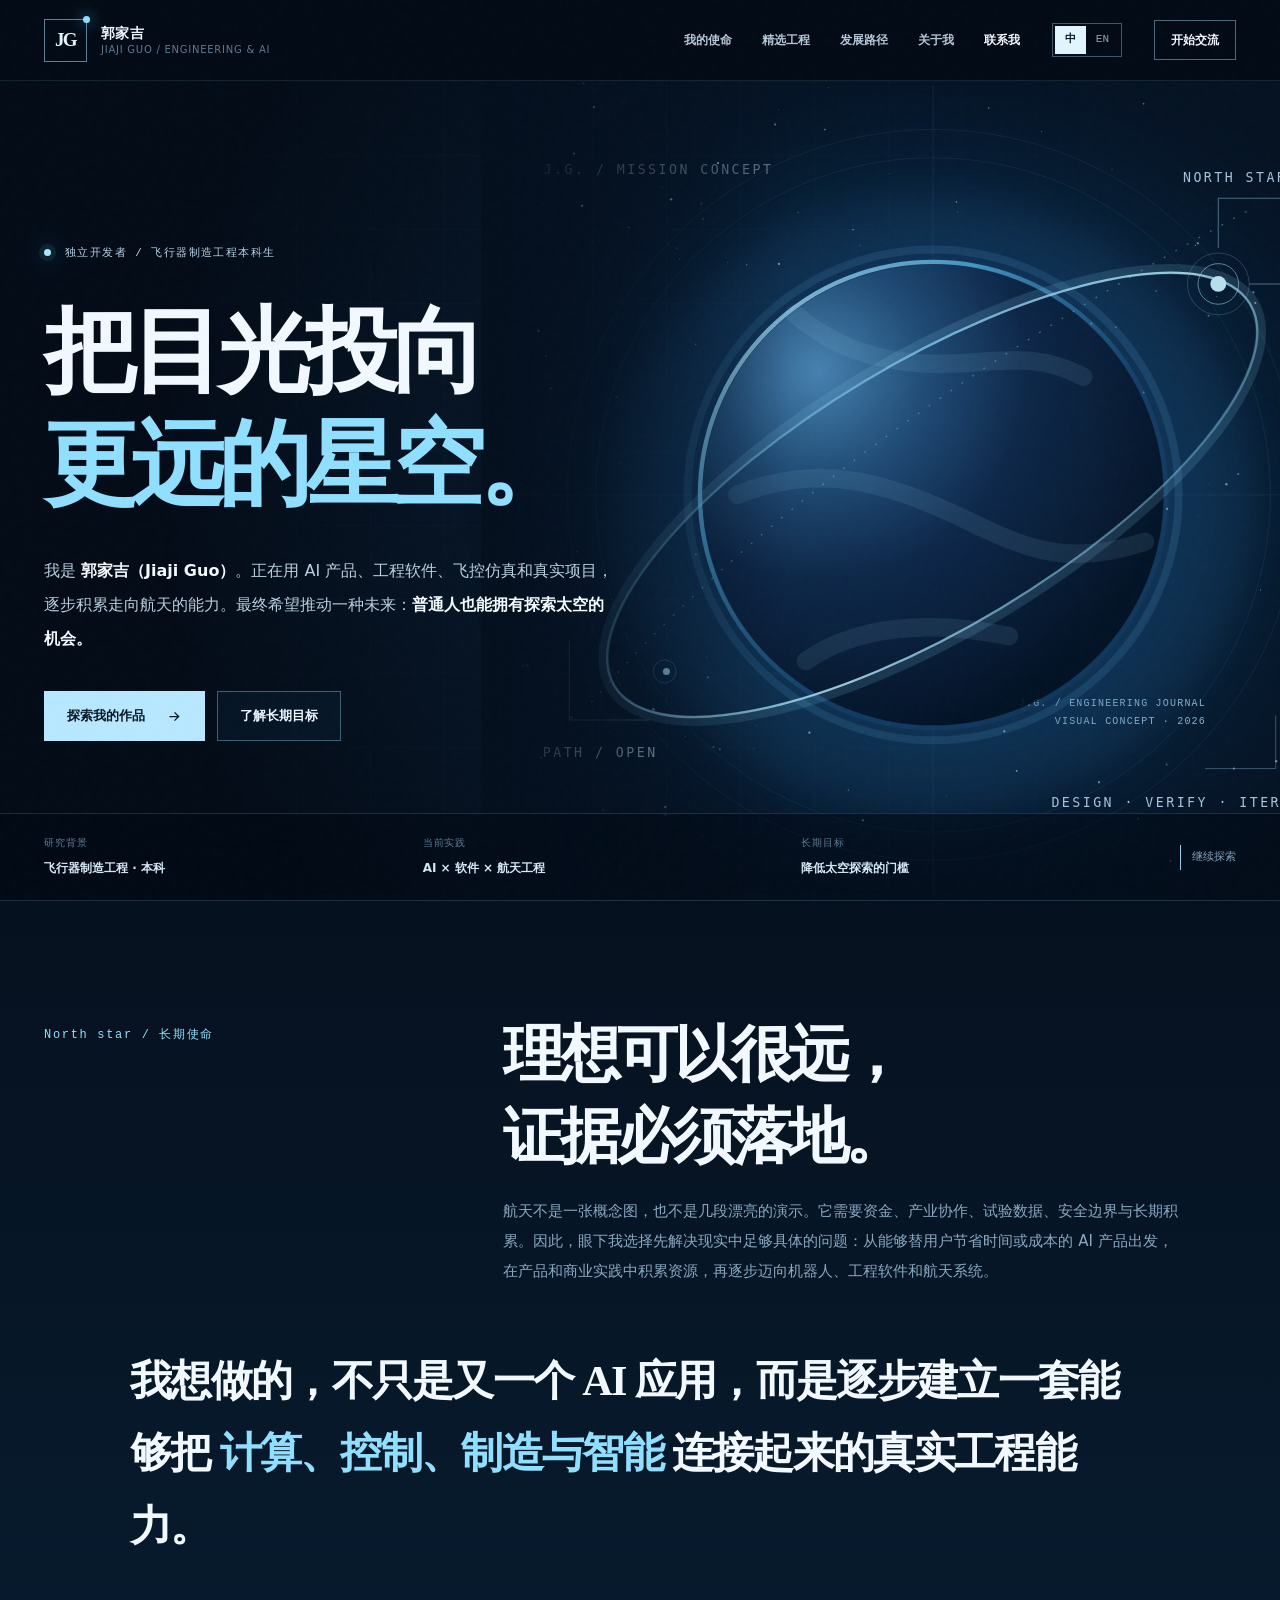
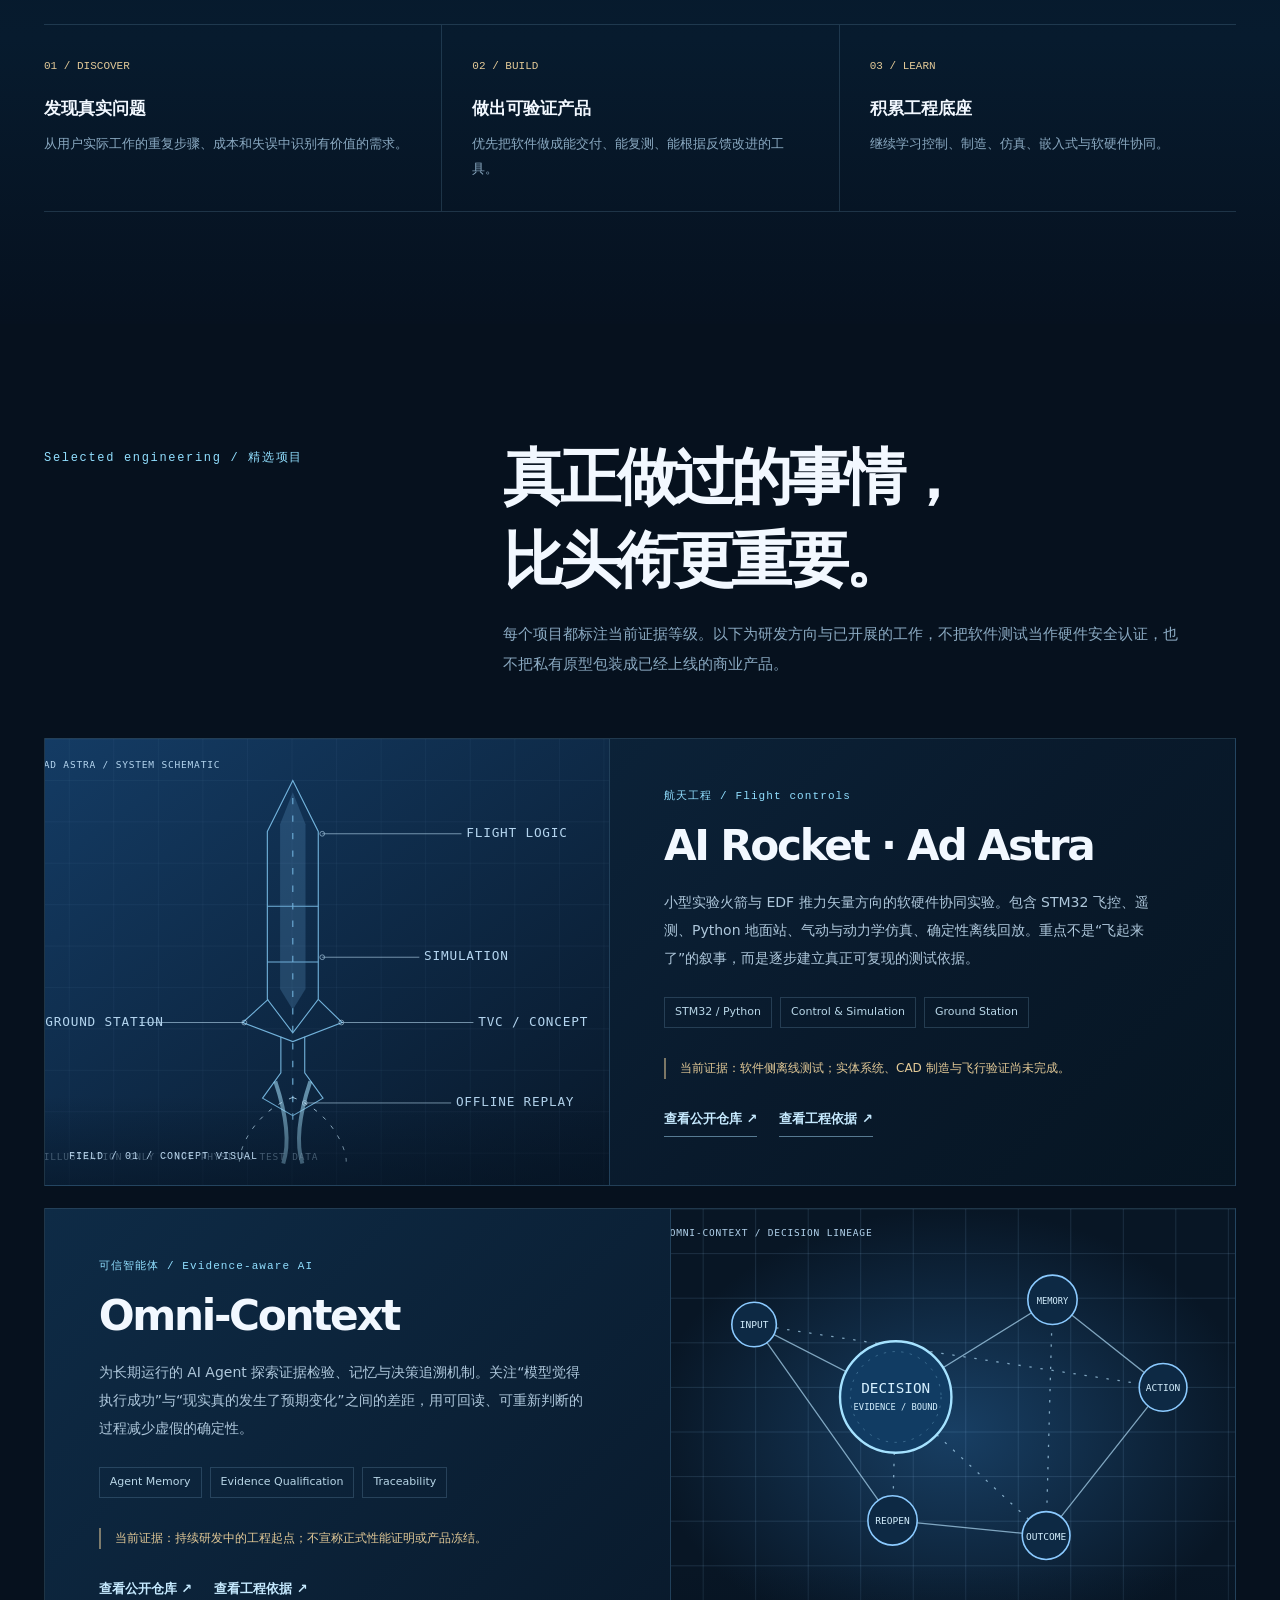
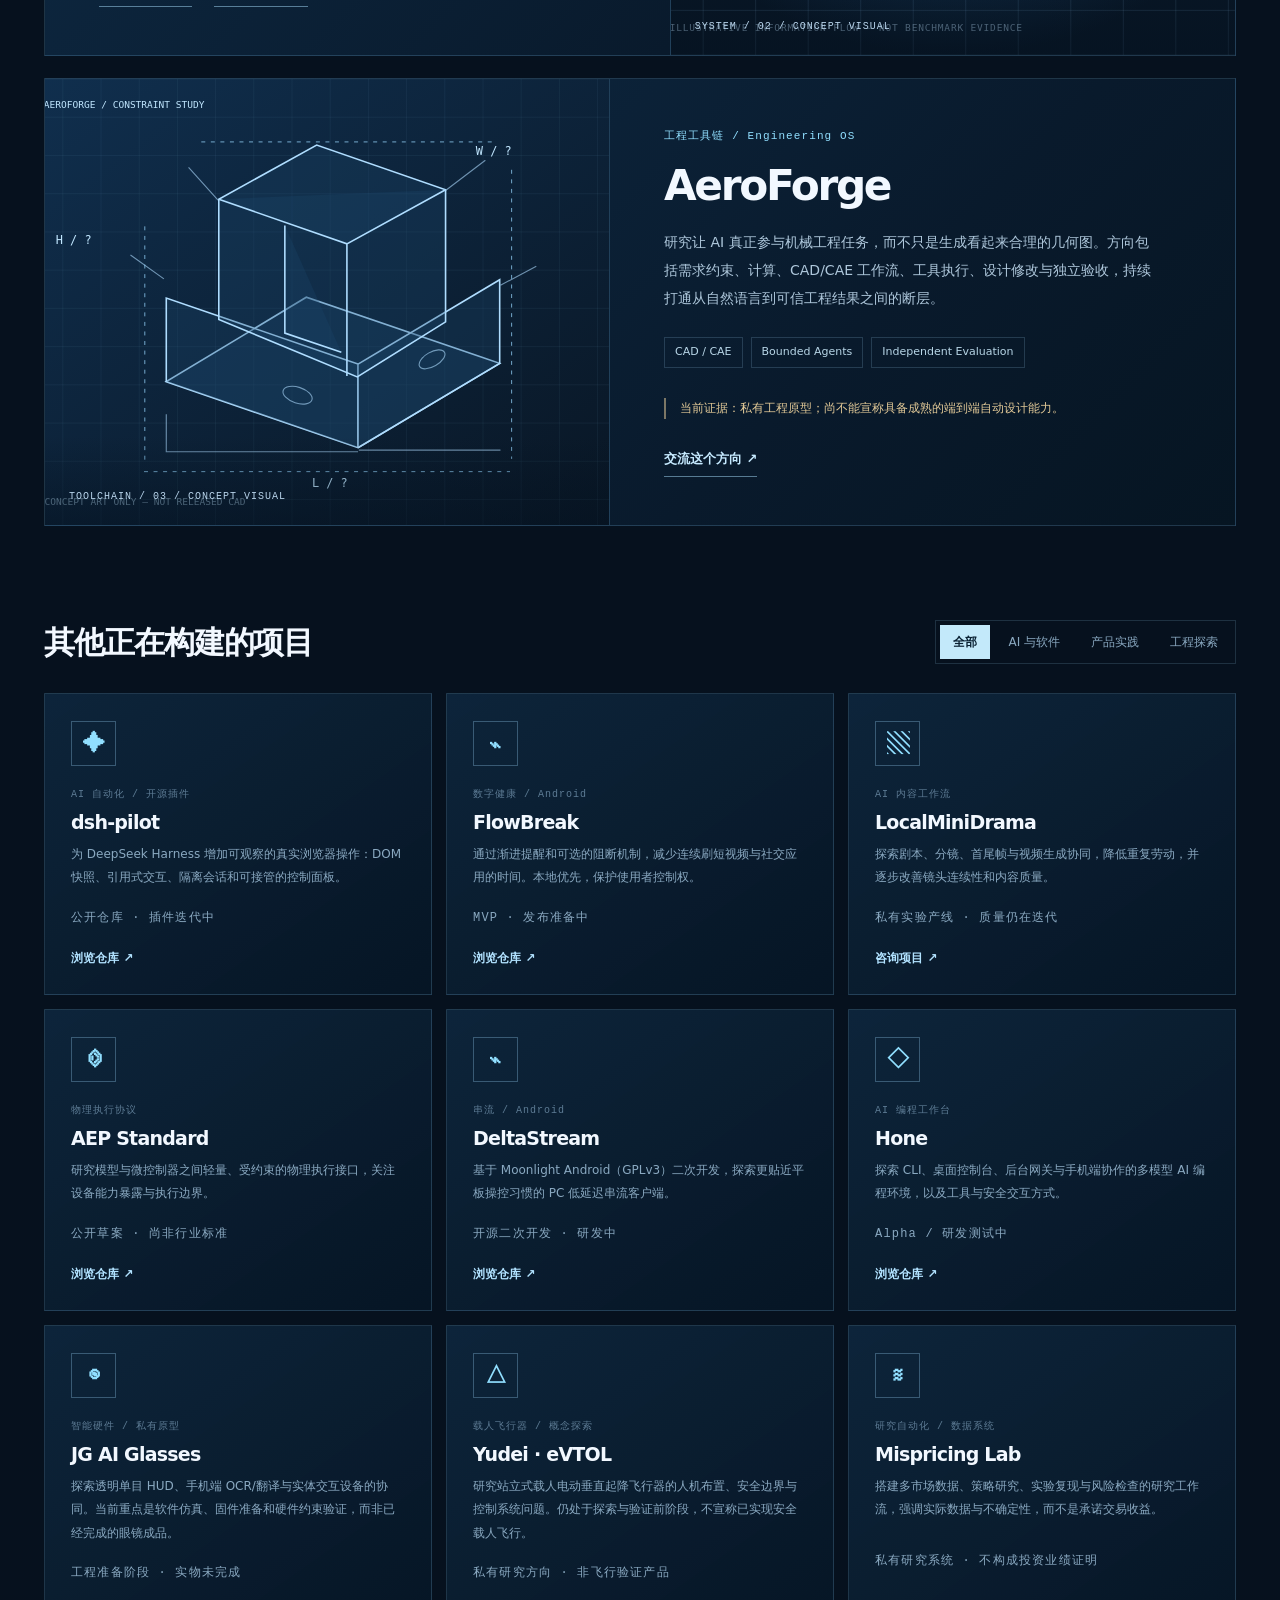
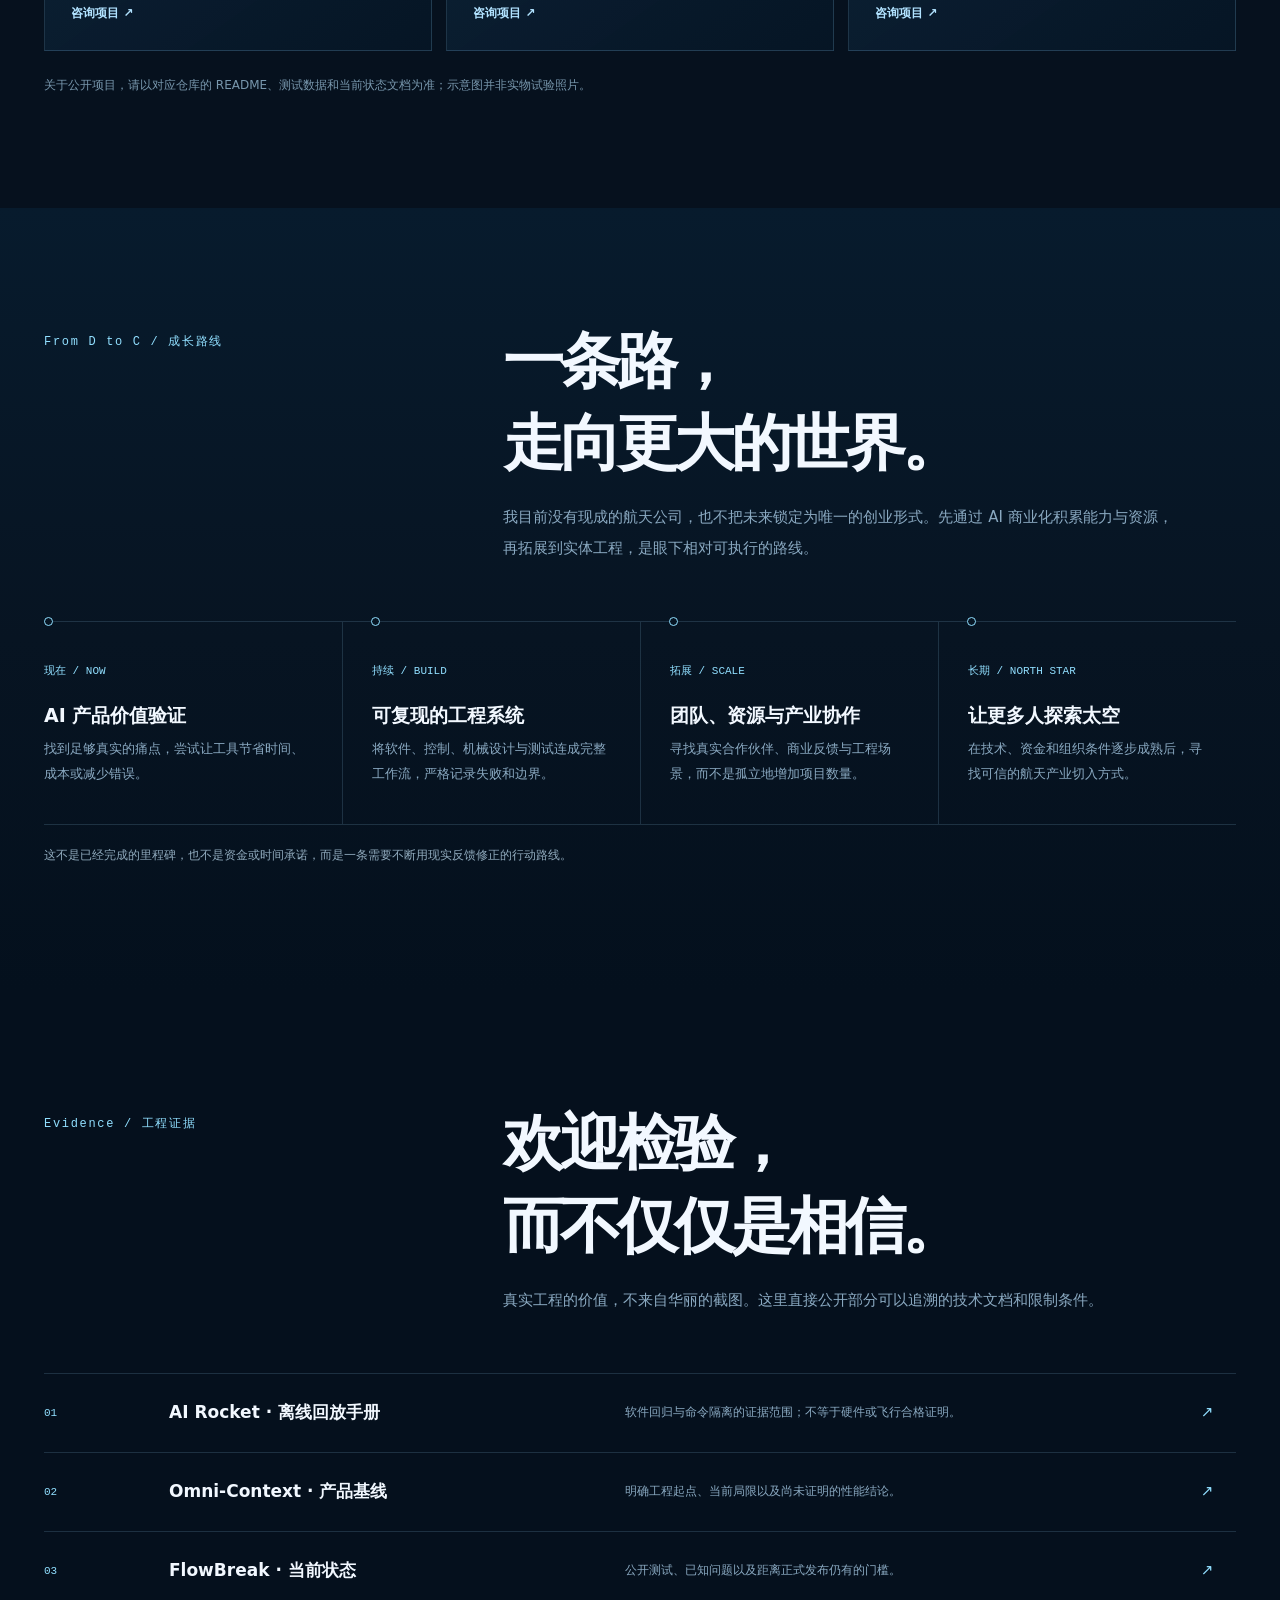
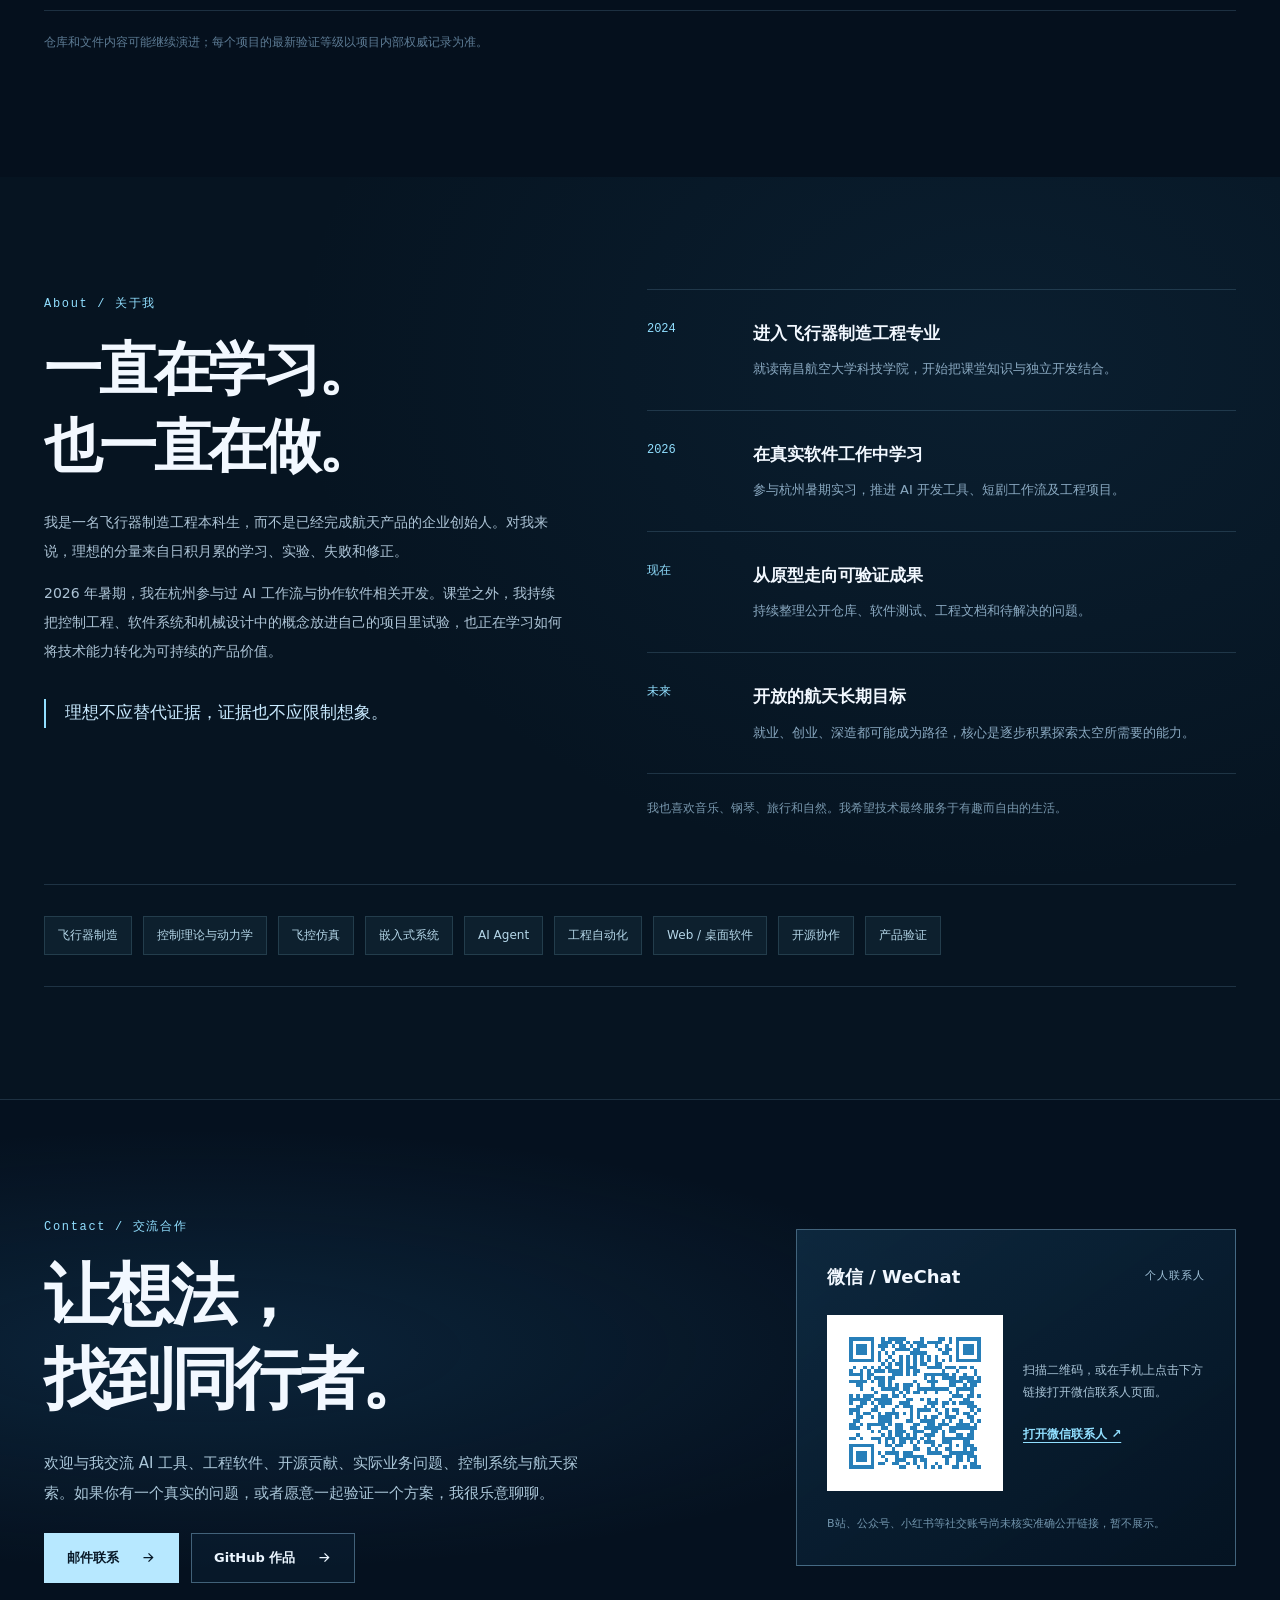
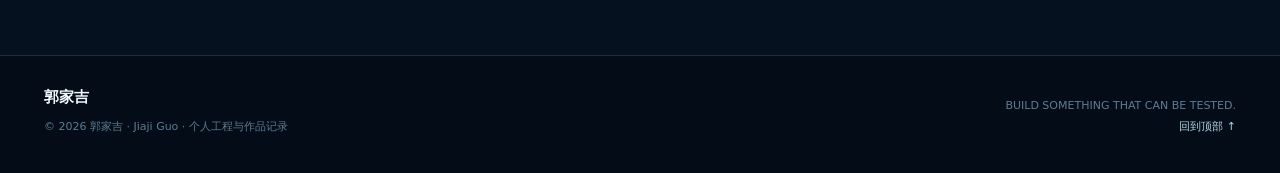
<file: index.html>
<!doctype html>
<html lang="zh-CN">
<head>
<meta charset="utf-8"><meta name="viewport" content="width=device-width, initial-scale=1">
<meta name="theme-color" content="#030b15"><meta name="author" content="郭家吉 · Jiaji Guo">
<meta name="description" content="郭家吉的个人网站：飞行器制造工程、AI Agent、AeroForge 工程软件、AI Rocket 航天实验、开源项目与长期太空探索理想。中英文个人作品集。">
<meta property="og:type" content="website"><meta property="og:title" content="郭家吉 · Jiaji Guo — 让太空更近，从真实工程开始"><meta property="og:description" content="郭家吉的个人网站：飞行器制造工程、AI Agent、AeroForge 工程软件、AI Rocket 航天实验、开源项目与长期太空探索理想。中英文个人作品集。">
<link rel="icon" href="assets/favicon.svg" type="image/svg+xml">
<link rel="stylesheet" href="assets/stellar-site.css">
<link rel="alternate" hreflang="zh-CN" href="./">
<link rel="alternate" hreflang="en" href="./en/">
<link rel="alternate" hreflang="x-default" href="./">
<title>郭家吉 · Jiaji Guo — 让太空更近，从真实工程开始</title>
<script src="assets/stellar-site.js" defer></script>
</head>
<body>
<div class="top-progress" aria-hidden="true"></div><a class="skip" href="#main">跳转至正文</a>
<header class="nav-shell"><div class="container nav-bar">
<a class="site-identity" href="#top"><span class="identity-symbol" aria-hidden="true">JG</span><span class="identity-copy"><strong>郭家吉</strong><span>JIAJI GUO / ENGINEERING &amp; AI</span></span></a>
<div class="nav-right"><nav class="nav-list" aria-label="网站导航"><a href="#mission">我的使命</a><a href="#work">精选工程</a><a href="#path">发展路径</a><a href="#about">关于我</a><a href="#contact">联系我</a></nav><div class="language-switch" aria-label="选择语言"><a href="./" lang="zh-CN" aria-current="page">中</a><a href="./en/" lang="en" >EN</a></div><a class="nav-contact" href="#contact">开始交流</a></div>
</div><nav class="container mobile-nav" aria-label="移动端导航"><a href="#mission">使命</a><a href="#work">作品</a><a href="#path">路线</a><a href="#about">关于</a><a href="#contact">联系</a></nav></header>
<main id="main">
<section class="hero" id="top" aria-labelledby="hero-heading">
 <div class="hero-visual"><img src="assets/stellar-orbit.svg" alt="原创航天轨道概念视觉示意图，并非真实飞行数据" width="1000" height="930" fetchpriority="high"></div>
 <div class="container hero-inner"><div class="hero-copy">
  <div class="hero-class mono"><i aria-hidden="true"></i>独立开发者 / 飞行器制造工程本科生</div>
  <h1 id="hero-heading" class="">把目光投向<br><span class='softline'>更远的星空。</span></h1>
  <p class="hero-lead">我是 <strong>郭家吉（Jiaji Guo）</strong>。正在用 AI 产品、工程软件、飞控仿真和真实项目，逐步积累走向航天的能力。最终希望推动一种未来：<strong>普通人也能拥有探索太空的机会。</strong></p>
  <div class="hero-buttons"><a class="button button-main" href="#work">探索我的作品 <svg viewBox="0 0 18 18" fill="none" aria-hidden="true"><path d="M3 9h11M9 4l5 5-5 5" stroke="currentColor" stroke-width="1.5"/></svg></a><a class="button button-ghost" href="#mission">了解长期目标</a></div>
 </div><span class="hero-side-note mono">J.G. / ENGINEERING JOURNAL<br>VISUAL CONCEPT · 2026</span></div>
 <div class="hero-bottom"><div class="container hero-bottom-grid"><div class="data-point"><small class="mono">研究背景</small><strong>飞行器制造工程 · 本科</strong></div><div class="data-point"><small class="mono">当前实践</small><strong>AI × 软件 × 航天工程</strong></div><div class="data-point"><small class="mono">长期目标</small><strong>降低太空探索的门槛</strong></div><span class="scroll-indicator mono">继续探索</span></div></div>
</section>
<section id="mission" class="section essay-section" aria-labelledby="mission-heading"><div class="container">
<div class="section-intro"><div class="section-kicker eyebrow">North star / 长期使命</div><div><h2 id="mission-heading" class="">理想可以很远，<br>证据必须落地。</h2><p>航天不是一张概念图，也不是几段漂亮的演示。它需要资金、产业协作、试验数据、安全边界与长期积累。因此，眼下我选择先解决现实中足够具体的问题：从能够替用户节省时间或成本的 AI 产品出发，在产品和商业实践中积累资源，再逐步迈向机器人、工程软件和航天系统。</p></div></div>
<p class="statement ">我想做的，不只是又一个 AI 应用，而是逐步建立一套能够把 <mark>计算、控制、制造与智能</mark> 连接起来的真实工程能力。</p>
<div class="mission-markers"><div class="mission-marker"><span class="index mono">01 / DISCOVER</span><h3>发现真实问题</h3><p>从用户实际工作的重复步骤、成本和失误中识别有价值的需求。</p></div><div class="mission-marker"><span class="index mono">02 / BUILD</span><h3>做出可验证产品</h3><p>优先把软件做成能交付、能复测、能根据反馈改进的工具。</p></div><div class="mission-marker"><span class="index mono">03 / LEARN</span><h3>积累工程底座</h3><p>继续学习控制、制造、仿真、嵌入式与软硬件协同。</p></div></div>
</div></section>
<section id="work" class="section work-section" aria-labelledby="work-heading"><div class="container">
<div class="section-intro"><div class="section-kicker eyebrow">Selected engineering / 精选项目</div><div><h2 id="work-heading" class="">真正做过的事情，<br>比头衔更重要。</h2><p>每个项目都标注当前证据等级。以下为研发方向与已开展的工作，不把软件测试当作硬件安全认证，也不把私有原型包装成已经上线的商业产品。</p></div></div>
<article class="exhibit ">
 <div class="exhibit-art"><img src="assets/project-rocket.svg" alt="AI Rocket · Ad Astra 项目的技术概念示意图，非实体测试证据" width="760" height="560" loading="lazy"><span class="art-number mono">FIELD / 01 / CONCEPT VISUAL</span></div>
 <div class="exhibit-info"><span class="exhibit-kind mono">航天工程 / Flight controls</span><h3>AI Rocket · Ad Astra</h3><p>小型实验火箭与 EDF 推力矢量方向的软硬件协同实验。包含 STM32 飞控、遥测、Python 地面站、气动与动力学仿真、确定性离线回放。重点不是“飞起来了”的叙事，而是逐步建立真正可复现的测试依据。</p><div class="project-meta"><span>STM32 / Python</span><span>Control &amp; Simulation</span><span>Ground Station</span></div><div class="state-line">当前证据：软件侧离线测试；实体系统、CAD 制造与飞行验证尚未完成。</div><div class="project-actions"><a href="https://github.com/guo6x/AI-rocket" target="_blank" rel="noopener noreferrer">查看公开仓库 ↗</a><a href="https://github.com/guo6x/AI-rocket/blob/main/docs/SYSTEM_V1_OFFLINE_REPLAY_RUNBOOK.md" target="_blank" rel="noopener noreferrer">查看工程依据 ↗</a></div></div></article>
<article class="exhibit is-reversed">
 <div class="exhibit-art"><img src="assets/project-agent.svg" alt="Omni-Context 项目的技术概念示意图，非实体测试证据" width="760" height="560" loading="lazy"><span class="art-number mono">SYSTEM / 02 / CONCEPT VISUAL</span></div>
 <div class="exhibit-info"><span class="exhibit-kind mono">可信智能体 / Evidence-aware AI</span><h3>Omni-Context</h3><p>为长期运行的 AI Agent 探索证据检验、记忆与决策追溯机制。关注“模型觉得执行成功”与“现实真的发生了预期变化”之间的差距，用可回读、可重新判断的过程减少虚假的确定性。</p><div class="project-meta"><span>Agent Memory</span><span>Evidence Qualification</span><span>Traceability</span></div><div class="state-line">当前证据：持续研发中的工程起点；不宣称正式性能证明或产品冻结。</div><div class="project-actions"><a href="https://github.com/guo6x/Omni-context" target="_blank" rel="noopener noreferrer">查看公开仓库 ↗</a><a href="https://github.com/guo6x/Omni-context/blob/main/docs/PRODUCT-BASELINE.md" target="_blank" rel="noopener noreferrer">查看工程依据 ↗</a></div></div></article>
<article class="exhibit ">
 <div class="exhibit-art"><img src="assets/project-cad.svg" alt="AeroForge 项目的技术概念示意图，非实体测试证据" width="760" height="560" loading="lazy"><span class="art-number mono">TOOLCHAIN / 03 / CONCEPT VISUAL</span></div>
 <div class="exhibit-info"><span class="exhibit-kind mono">工程工具链 / Engineering OS</span><h3>AeroForge</h3><p>研究让 AI 真正参与机械工程任务，而不只是生成看起来合理的几何图。方向包括需求约束、计算、CAD/CAE 工作流、工具执行、设计修改与独立验收，持续打通从自然语言到可信工程结果之间的断层。</p><div class="project-meta"><span>CAD / CAE</span><span>Bounded Agents</span><span>Independent Evaluation</span></div><div class="state-line">当前证据：私有工程原型；尚不能宣称具备成熟的端到端自动设计能力。</div><div class="project-actions"><a href="#contact">交流这个方向 ↗</a></div></div></article>
<div class="project-grid-head"><h3>其他正在构建的项目</h3><div class="filters" hidden role="group" aria-label="按项目领域筛选"><button type="button" class="filter" data-filter="all" aria-pressed="true">全部</button><button type="button" class="filter" data-filter="ai" aria-pressed="false">AI 与软件</button><button type="button" class="filter" data-filter="product" aria-pressed="false">产品实践</button><button type="button" class="filter" data-filter="engineering" aria-pressed="false">工程探索</button></div></div>
<p id="filter-result" class="visually-hidden" role="status" aria-live="polite">已显示 9 个项目</p>
<div class="projects-grid"><article class="mini-project" data-category="ai engineering">
<div class="mini-icon" aria-hidden="true">✦</div><span class="mini-kind mono">AI 自动化 / 开源插件</span><h4>dsh-pilot</h4><p>为 DeepSeek Harness 增加可观察的真实浏览器操作：DOM 快照、引用式交互、隔离会话和可接管的控制面板。</p><p class="micro" style="margin-top:auto">公开仓库 · 插件迭代中</p>
<a class="mini-link" href="https://github.com/guo6x/dsh-pilot" target="_blank" rel="noopener noreferrer">浏览仓库 ↗</a></article>
<article class="mini-project" data-category="product">
<div class="mini-icon" aria-hidden="true">⌁</div><span class="mini-kind mono">数字健康 / Android</span><h4>FlowBreak</h4><p>通过渐进提醒和可选的阻断机制，减少连续刷短视频与社交应用的时间。本地优先，保护使用者控制权。</p><p class="micro" style="margin-top:auto">MVP · 发布准备中</p>
<a class="mini-link" href="https://github.com/guo6x/flowbreak" target="_blank" rel="noopener noreferrer">浏览仓库 ↗</a></article>
<article class="mini-project" data-category="ai product">
<div class="mini-icon" aria-hidden="true">▧</div><span class="mini-kind mono">AI 内容工作流</span><h4>LocalMiniDrama</h4><p>探索剧本、分镜、首尾帧与视频生成协同，降低重复劳动，并逐步改善镜头连续性和内容质量。</p><p class="micro" style="margin-top:auto">私有实验产线 · 质量仍在迭代</p>
<a class="mini-link" href="#contact">咨询项目 ↗</a></article>
<article class="mini-project" data-category="ai engineering">
<div class="mini-icon" aria-hidden="true">⌬</div><span class="mini-kind mono">物理执行协议</span><h4>AEP Standard</h4><p>研究模型与微控制器之间轻量、受约束的物理执行接口，关注设备能力暴露与执行边界。</p><p class="micro" style="margin-top:auto">公开草案 · 尚非行业标准</p>
<a class="mini-link" href="https://github.com/guo6x/AEP-Standard" target="_blank" rel="noopener noreferrer">浏览仓库 ↗</a></article>
<article class="mini-project" data-category="product">
<div class="mini-icon" aria-hidden="true">⌁</div><span class="mini-kind mono">串流 / Android</span><h4>DeltaStream</h4><p>基于 Moonlight Android（GPLv3）二次开发，探索更贴近平板操控习惯的 PC 低延迟串流客户端。</p><p class="micro" style="margin-top:auto">开源二次开发 · 研发中</p>
<a class="mini-link" href="https://github.com/guo6x/DeltaStream" target="_blank" rel="noopener noreferrer">浏览仓库 ↗</a></article>
<article class="mini-project" data-category="ai product">
<div class="mini-icon" aria-hidden="true">◇</div><span class="mini-kind mono">AI 编程工作台</span><h4>Hone</h4><p>探索 CLI、桌面控制台、后台网关与手机端协作的多模型 AI 编程环境，以及工具与安全交互方式。</p><p class="micro" style="margin-top:auto">Alpha / 研发测试中</p>
<a class="mini-link" href="https://github.com/guo6x/Hone" target="_blank" rel="noopener noreferrer">浏览仓库 ↗</a></article><article class="mini-project" data-category="ai engineering"><div class="mini-icon" aria-hidden="true">◉</div><span class="mini-kind mono">智能硬件 / 私有原型</span><h4>JG AI Glasses</h4><p>探索透明单目 HUD、手机端 OCR/翻译与实体交互设备的协同。当前重点是软件仿真、固件准备和硬件约束验证，而非已经完成的眼镜成品。</p><p class="micro" style="margin-top:auto">工程准备阶段 · 实物未完成</p><a class="mini-link" href="#contact">咨询项目 ↗</a></article><article class="mini-project" data-category="engineering"><div class="mini-icon" aria-hidden="true">△</div><span class="mini-kind mono">载人飞行器 / 概念探索</span><h4>Yudei · eVTOL</h4><p>研究站立式载人电动垂直起降飞行器的人机布置、安全边界与控制系统问题。仍处于探索与验证前阶段，不宣称已实现安全载人飞行。</p><p class="micro" style="margin-top:auto">私有研究方向 · 非飞行验证产品</p><a class="mini-link" href="#contact">咨询项目 ↗</a></article><article class="mini-project" data-category="ai product"><div class="mini-icon" aria-hidden="true">≋</div><span class="mini-kind mono">研究自动化 / 数据系统</span><h4>Mispricing Lab</h4><p>搭建多市场数据、策略研究、实验复现与风险检查的研究工作流，强调实际数据与不确定性，而不是承诺交易收益。</p><p class="micro" style="margin-top:auto">私有研究系统 · 不构成投资业绩证明</p><a class="mini-link" href="#contact">咨询项目 ↗</a></article></div><p class="case-note">关于公开项目，请以对应仓库的 README、测试数据和当前状态文档为准；示意图并非实物试验照片。</p>
</div></section>
<section id="path" class="section trajectory" aria-labelledby="path-heading"><div class="container">
<div class="section-intro"><div class="section-kicker eyebrow">From D to C / 成长路线</div><div><h2 id="path-heading" class="">一条路，<br>走向更大的世界。</h2><p>我目前没有现成的航天公司，也不把未来锁定为唯一的创业形式。先通过 AI 商业化积累能力与资源，再拓展到实体工程，是眼下相对可执行的路线。</p></div></div>
<div class="pathline"><article class="path-step"><span class="time mono">现在 / NOW</span><h3>AI 产品价值验证</h3><p>找到足够真实的痛点，尝试让工具节省时间、成本或减少错误。</p></article>
<article class="path-step"><span class="time mono">持续 / BUILD</span><h3>可复现的工程系统</h3><p>将软件、控制、机械设计与测试连成完整工作流，严格记录失败和边界。</p></article>
<article class="path-step"><span class="time mono">拓展 / SCALE</span><h3>团队、资源与产业协作</h3><p>寻找真实合作伙伴、商业反馈与工程场景，而不是孤立地增加项目数量。</p></article>
<article class="path-step"><span class="time mono">长期 / NORTH STAR</span><h3>让更多人探索太空</h3><p>在技术、资金和组织条件逐步成熟后，寻找可信的航天产业切入方式。</p></article></div><p class="path-warning">这不是已经完成的里程碑，也不是资金或时间承诺，而是一条需要不断用现实反馈修正的行动路线。</p>
</div></section>
<section id="evidence" class="section proof-section" aria-labelledby="proof-heading"><div class="container">
<div class="section-intro"><div class="section-kicker eyebrow">Evidence / 工程证据</div><div><h2 id="proof-heading" class="">欢迎检验，<br>而不仅仅是相信。</h2><p>真实工程的价值，不来自华丽的截图。这里直接公开部分可以追溯的技术文档和限制条件。</p></div></div>
<div class="proof-list"><a class="proof-item" href="https://github.com/guo6x/AI-rocket/blob/main/docs/SYSTEM_V1_OFFLINE_REPLAY_RUNBOOK.md" target="_blank" rel="noopener noreferrer"><span class="proof-id mono">01</span><h3>AI Rocket · 离线回放手册</h3><p>软件回归与命令隔离的证据范围；不等于硬件或飞行合格证明。</p><span class="proof-arrow" aria-hidden="true">↗</span></a>
<a class="proof-item" href="https://github.com/guo6x/Omni-context/blob/main/docs/PRODUCT-BASELINE.md" target="_blank" rel="noopener noreferrer"><span class="proof-id mono">02</span><h3>Omni-Context · 产品基线</h3><p>明确工程起点、当前局限以及尚未证明的性能结论。</p><span class="proof-arrow" aria-hidden="true">↗</span></a>
<a class="proof-item" href="https://github.com/guo6x/flowbreak/blob/master/docs/CURRENT_STATUS.md" target="_blank" rel="noopener noreferrer"><span class="proof-id mono">03</span><h3>FlowBreak · 当前状态</h3><p>公开测试、已知问题以及距离正式发布仍有的门槛。</p><span class="proof-arrow" aria-hidden="true">↗</span></a></div><p class="proof-note">仓库和文件内容可能继续演进；每个项目的最新验证等级以项目内部权威记录为准。</p>
</div></section>
<section id="about" class="section about-section" aria-labelledby="about-heading"><div class="container">
<div class="about-layout"><div class="about-lead"><span class="eyebrow">About / 关于我</span><h2 id="about-heading" class="">一直在学习。<br>也一直在做。</h2><p>我是一名飞行器制造工程本科生，而不是已经完成航天产品的企业创始人。对我来说，理想的分量来自日积月累的学习、实验、失败和修正。</p><p>2026 年暑期，我在杭州参与过 AI 工作流与协作软件相关开发。课堂之外，我持续把控制工程、软件系统和机械设计中的概念放进自己的项目里试验，也正在学习如何将技术能力转化为可持续的产品价值。</p><div class="about-quote">理想不应替代证据，证据也不应限制想象。</div></div>
<div class="about-list"><article class="about-item"><span class="when mono">2024</span><div><h3>进入飞行器制造工程专业</h3><p>就读南昌航空大学科技学院，开始把课堂知识与独立开发结合。</p></div></article>
<article class="about-item"><span class="when mono">2026</span><div><h3>在真实软件工作中学习</h3><p>参与杭州暑期实习，推进 AI 开发工具、短剧工作流及工程项目。</p></div></article>
<article class="about-item"><span class="when mono">现在</span><div><h3>从原型走向可验证成果</h3><p>持续整理公开仓库、软件测试、工程文档和待解决的问题。</p></div></article>
<article class="about-item"><span class="when mono">未来</span><div><h3>开放的航天长期目标</h3><p>就业、创业、深造都可能成为路径，核心是逐步积累探索太空所需要的能力。</p></div></article><p class="case-note">我也喜欢音乐、钢琴、旅行和自然。我希望技术最终服务于有趣而自由的生活。</p></div></div>
<div class="skills-strip" aria-label="学习与实践方向"><span>飞行器制造</span><span>控制理论与动力学</span><span>飞控仿真</span><span>嵌入式系统</span><span>AI Agent</span><span>工程自动化</span><span>Web / 桌面软件</span><span>开源协作</span><span>产品验证</span></div>
</div></section>
<section id="contact" class="contact-section" aria-labelledby="contact-heading"><div class="container">
<div class="contact-layout"><div class="contact-lead"><span class="eyebrow">Contact / 交流合作</span><h2 id="contact-heading" class="">让想法，<br>找到同行者。</h2><p>欢迎与我交流 AI 工具、工程软件、开源贡献、实际业务问题、控制系统与航天探索。如果你有一个真实的问题，或者愿意一起验证一个方案，我很乐意聊聊。</p>
<div class="contact-actions"><a class="button button-main" href="mailto:15015091629@163.com">邮件联系 <svg viewBox="0 0 18 18" fill="none" aria-hidden="true"><path d="M3 9h11M9 4l5 5-5 5" stroke="currentColor" stroke-width="1.5"/></svg></a><a class="button button-ghost" href="https://github.com/guo6x" target="_blank" rel="noopener noreferrer">GitHub 作品 <svg viewBox="0 0 18 18" fill="none" aria-hidden="true"><path d="M3 9h11M9 4l5 5-5 5" stroke="currentColor" stroke-width="1.5"/></svg></a></div></div>
<aside class="contact-wechat"><div class="wechat-row"><h3>微信 / WeChat</h3><span class="micro">个人联系人</span></div><div class="qr-block">
<a class="qr-click" href="https://u.wechat.com/ENzA9MDYw4TcaK3T-xYNANU?s=4" target="_blank" rel="noopener noreferrer" aria-label="打开郭家吉的微信联系人"><img src="assets/wechat-qr.svg" alt="郭家吉的个人微信二维码，扫码添加好友" width="160" height="160" loading="lazy"></a>
<div class="qr-description"><p>扫描二维码，或在手机上点击下方链接打开微信联系人页面。</p><a href="https://u.wechat.com/ENzA9MDYw4TcaK3T-xYNANU?s=4" target="_blank" rel="noopener noreferrer">打开微信联系人 ↗</a></div>
</div><p class="social-soon">B站、公众号、小红书等社交账号尚未核实准确公开链接，暂不展示。</p></aside></div>
</div></section>
</main>
<footer><div class="container footer-layout"><div class="footer-identity">郭家吉<span>© 2026 郭家吉 · Jiaji Guo · 个人工程与作品记录</span></div><div class="footer-right"><div>BUILD SOMETHING THAT CAN BE TESTED.</div><a href="#top">回到顶部 ↑</a></div></div></footer>
</body></html>
</file>
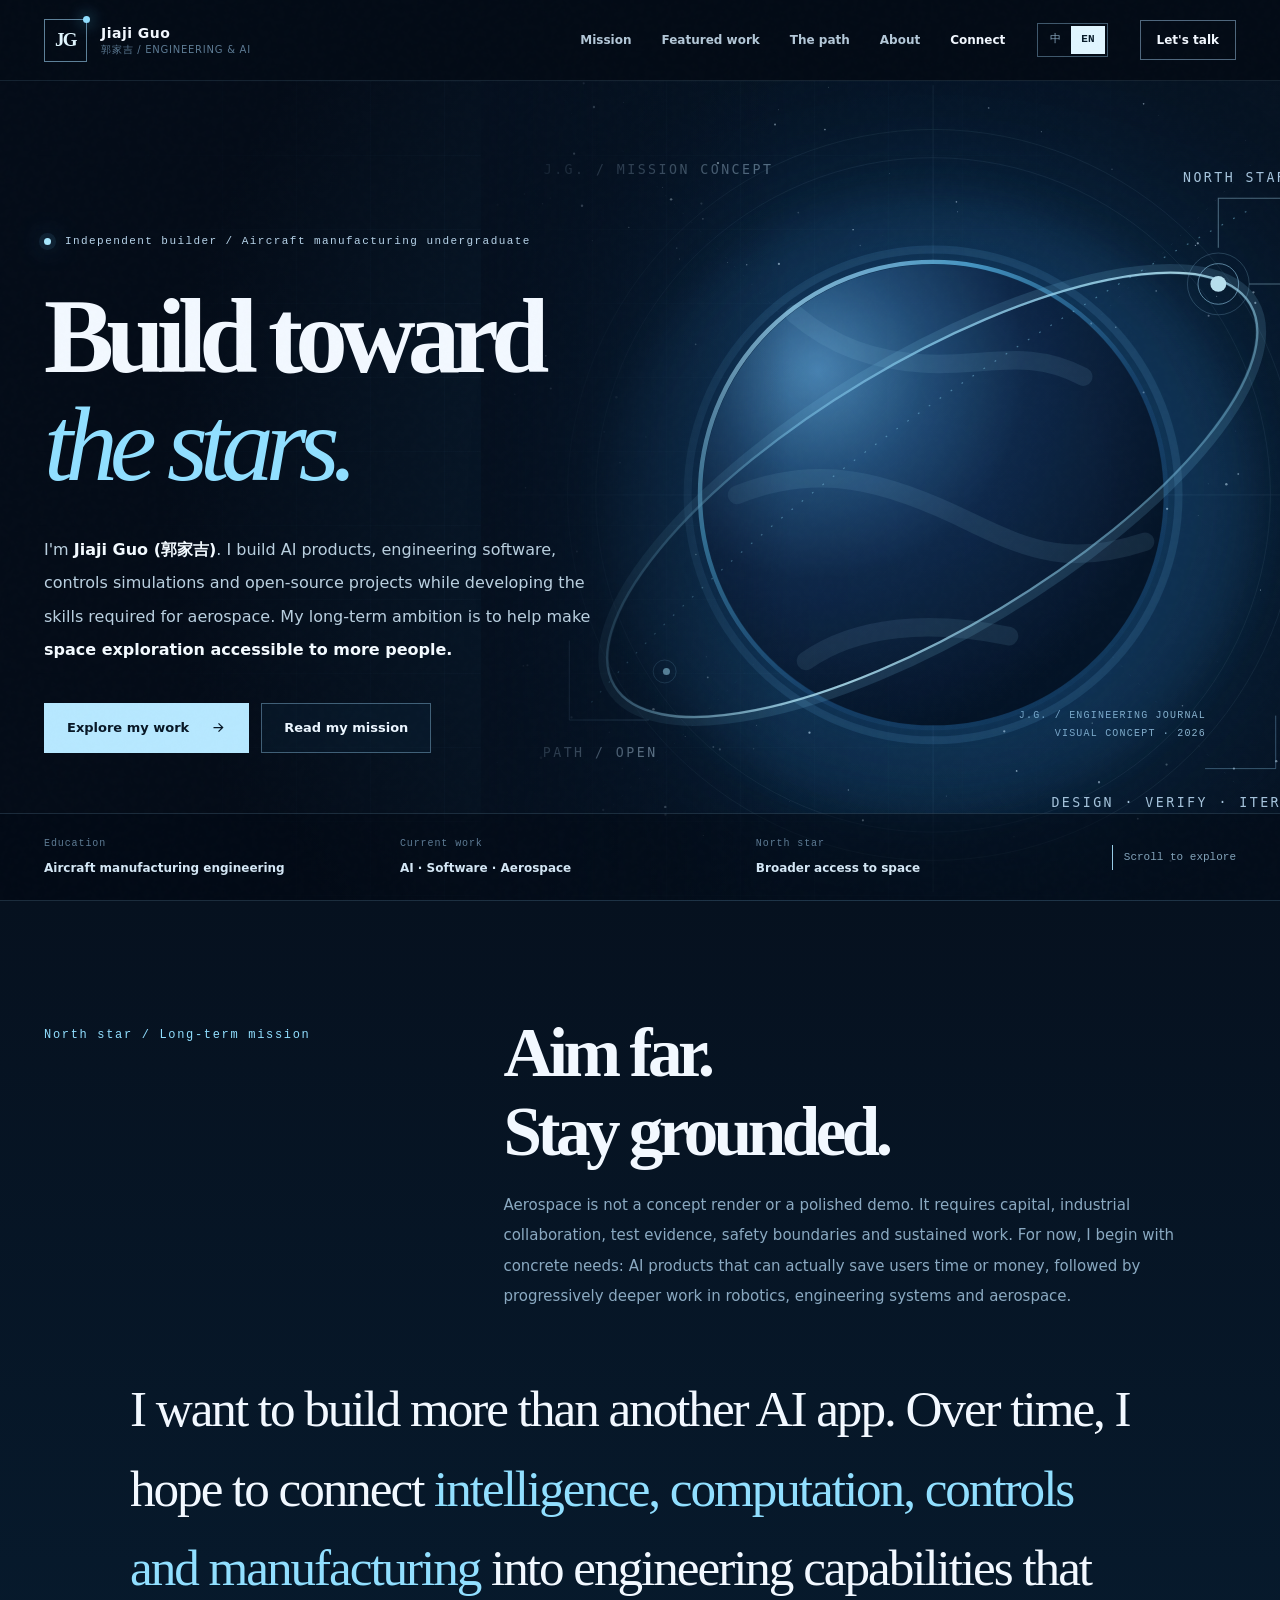
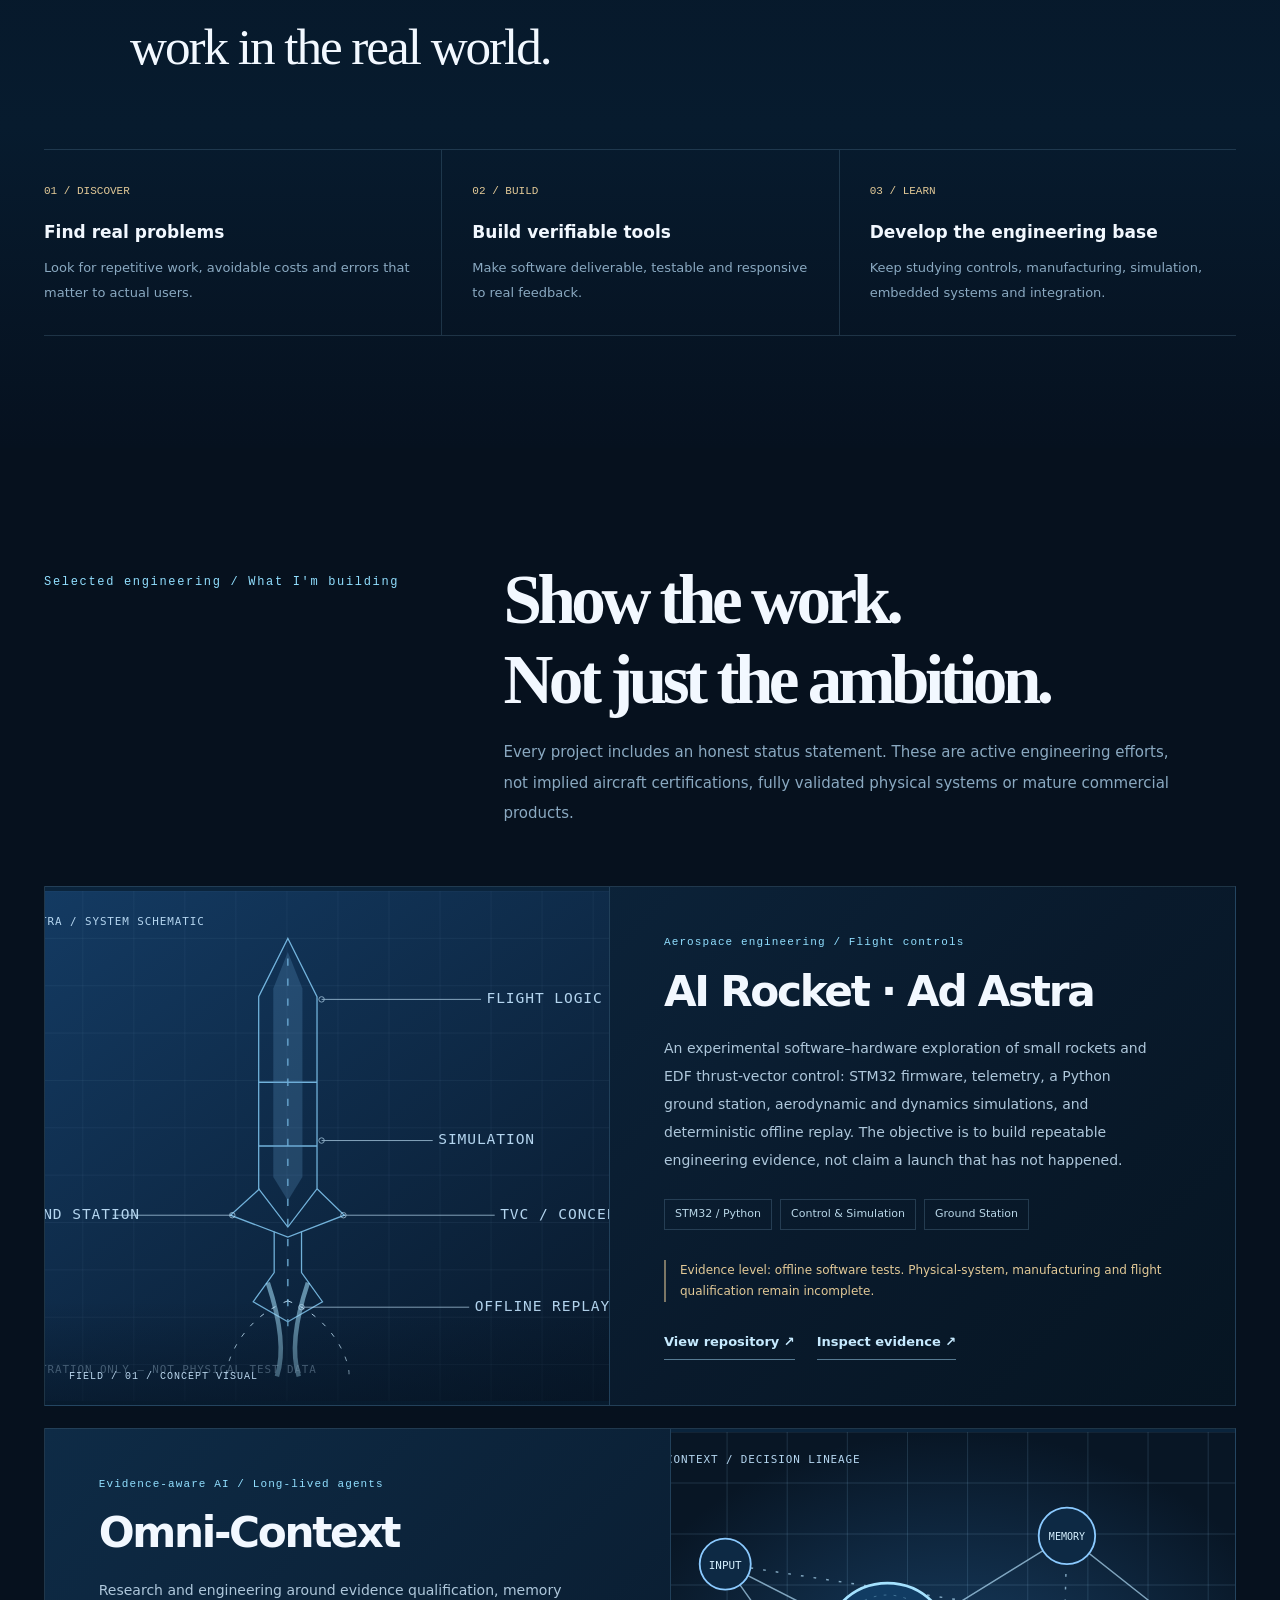
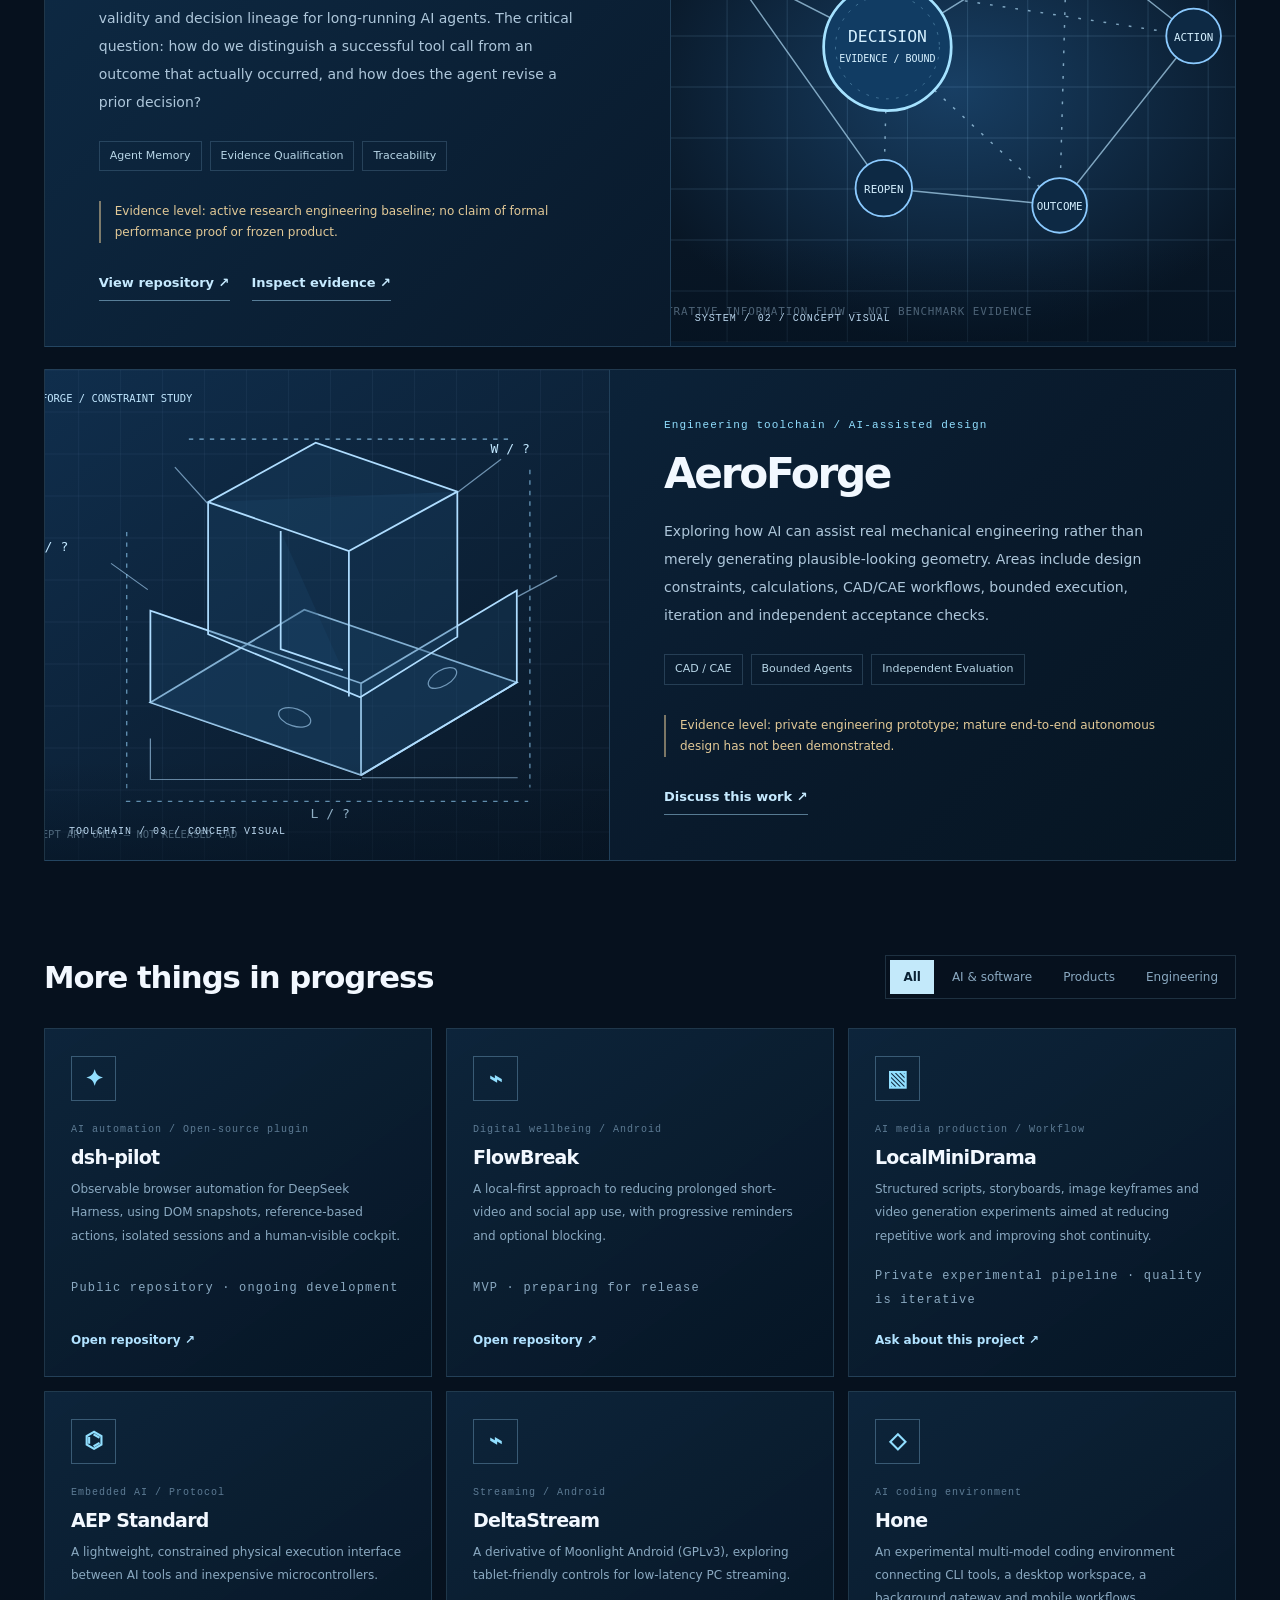
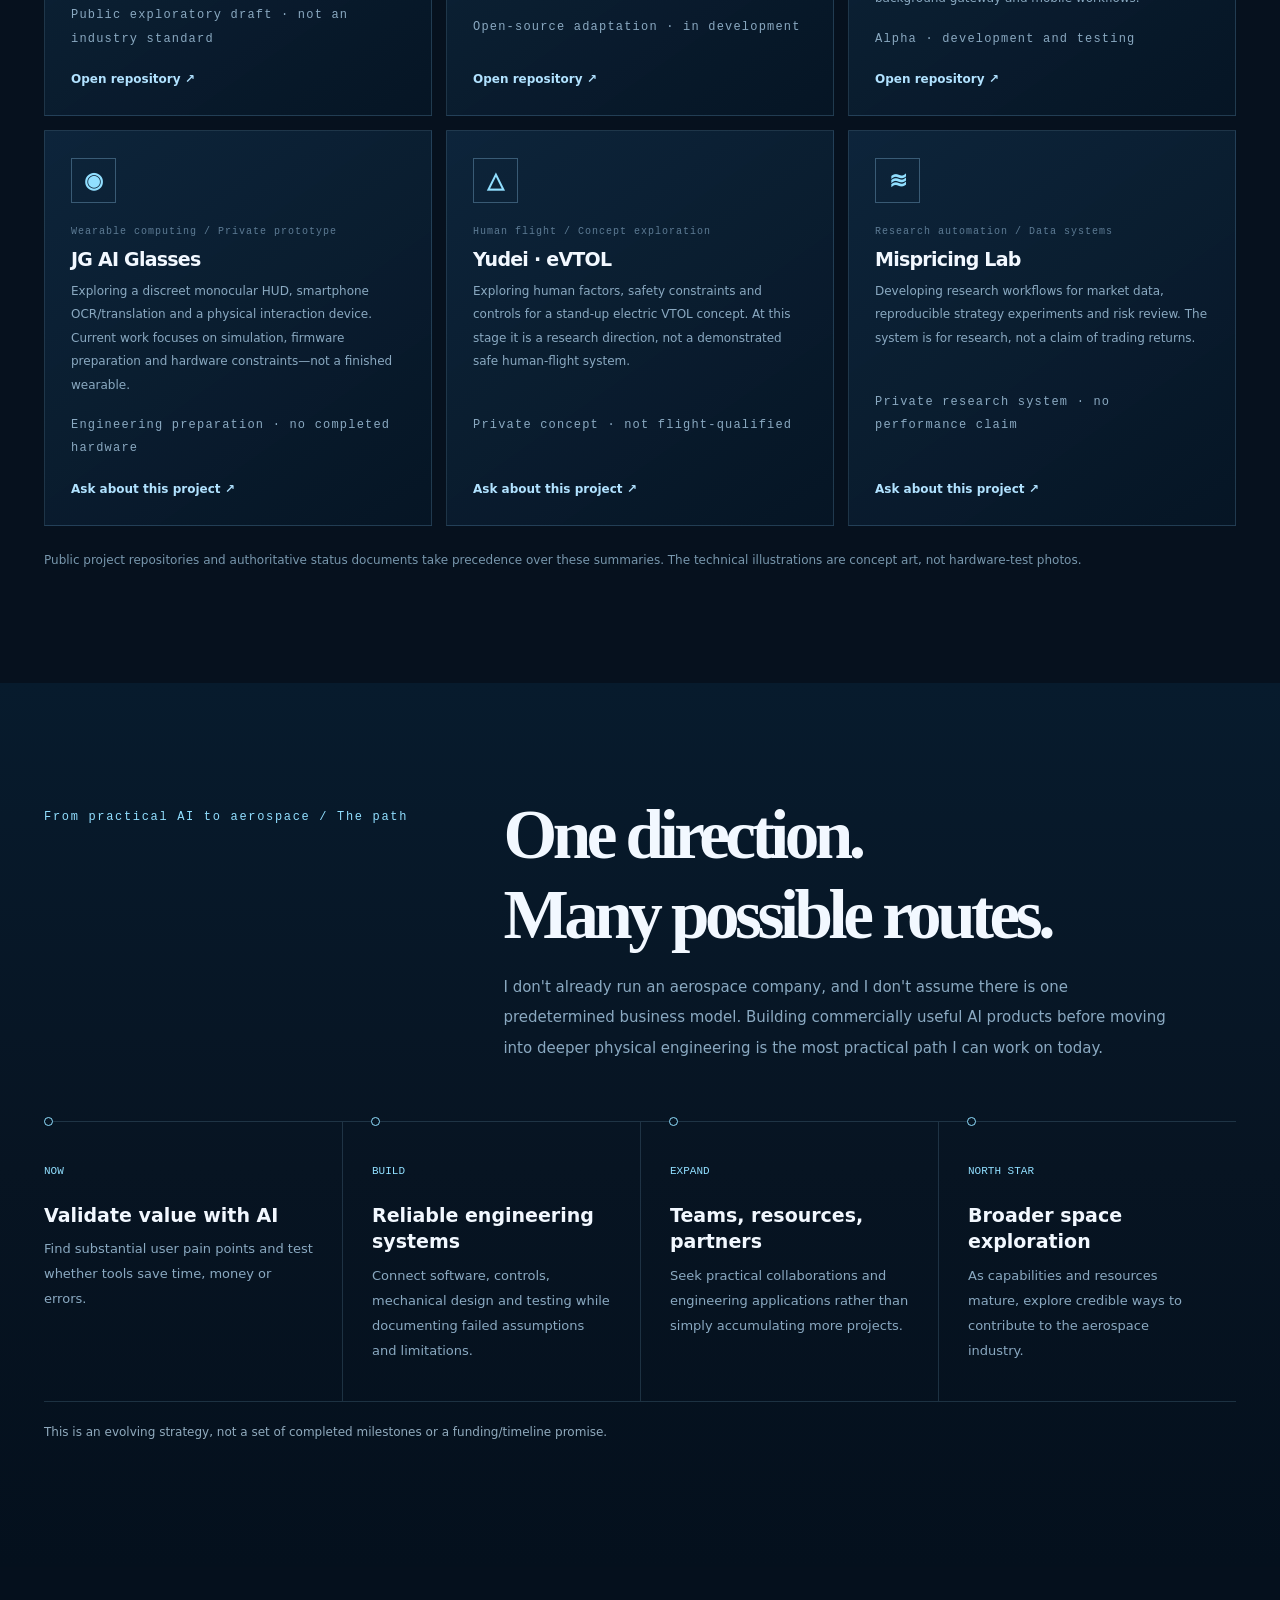
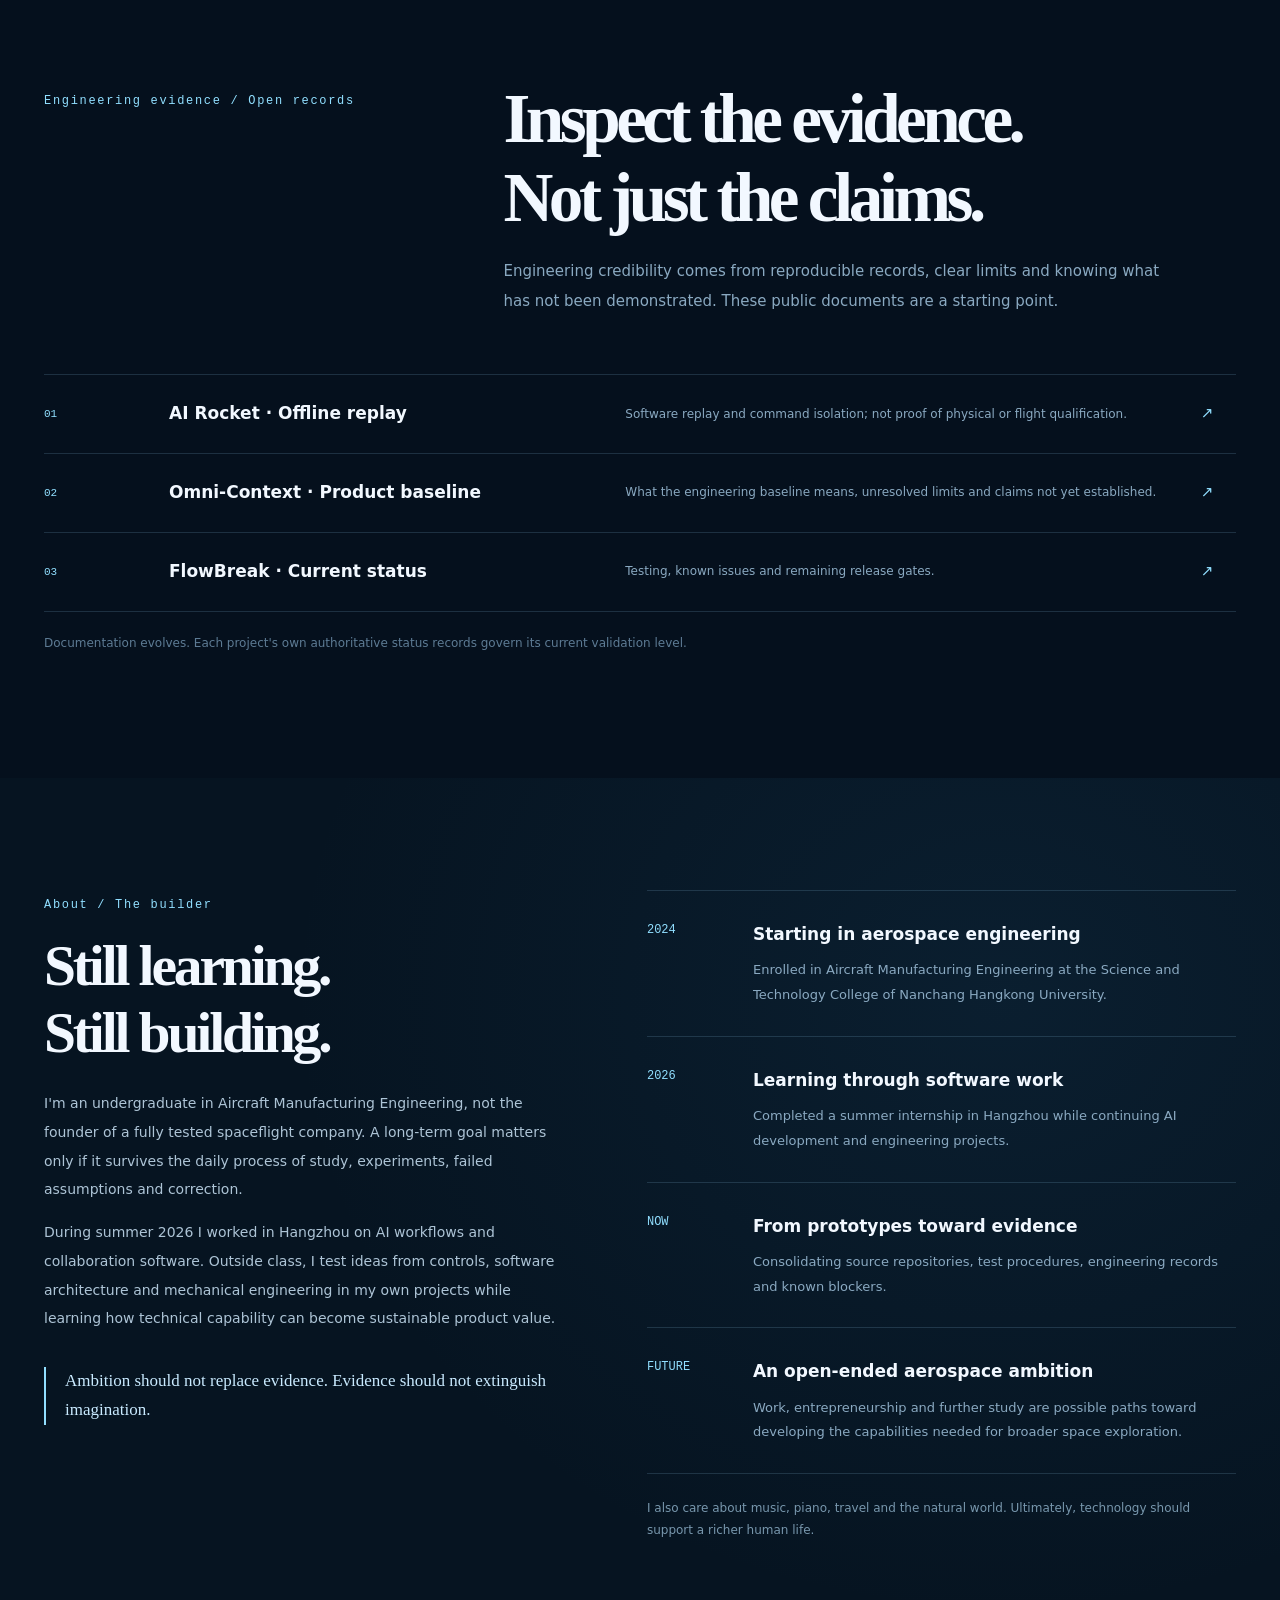
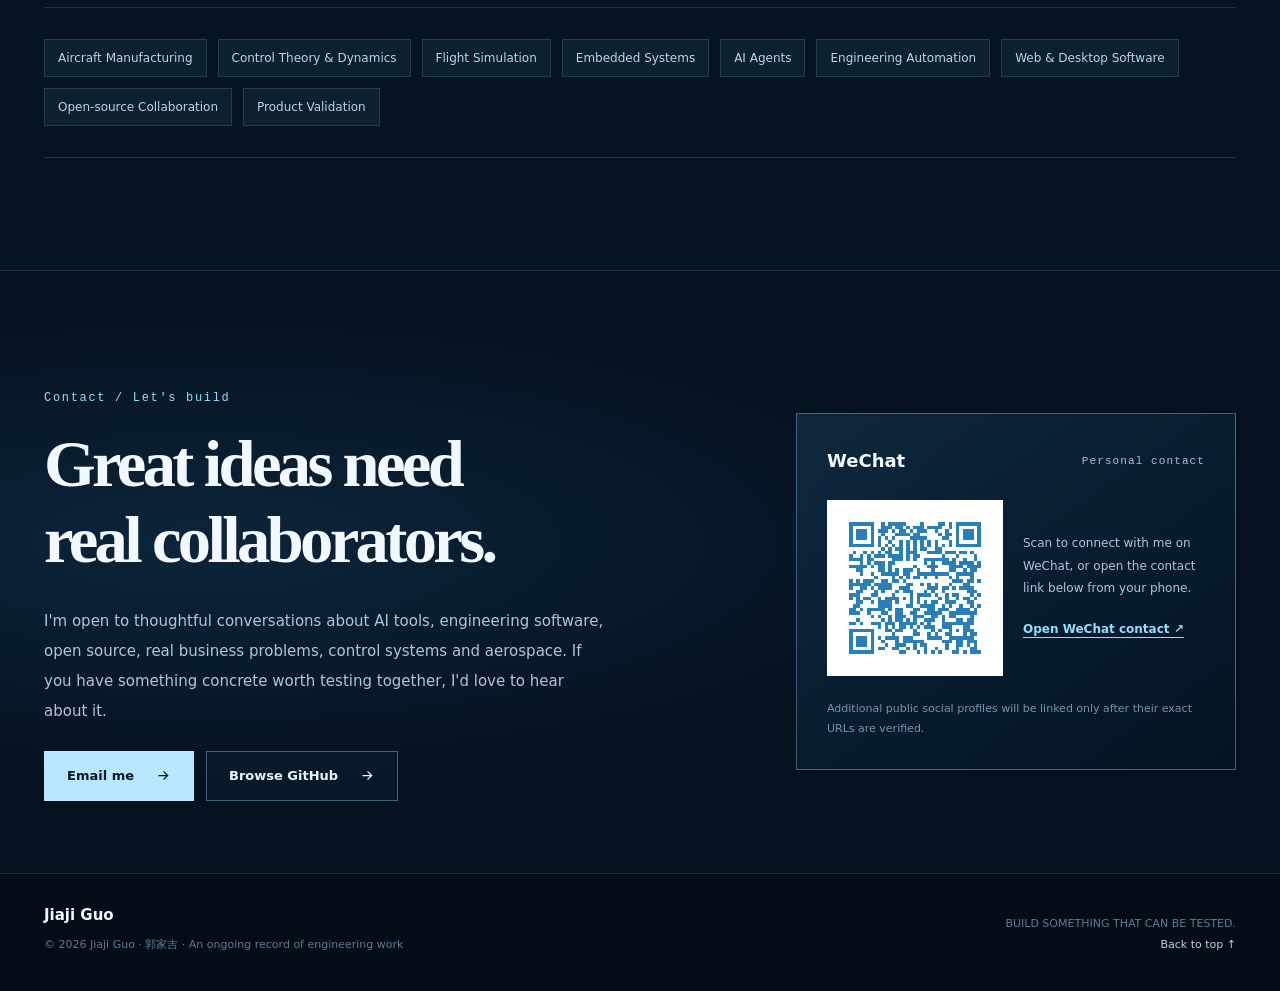
<file: en/index.html>
<!doctype html>
<html lang="en">
<head>
<meta charset="utf-8"><meta name="viewport" content="width=device-width, initial-scale=1">
<meta name="theme-color" content="#030b15"><meta name="author" content="郭家吉 · Jiaji Guo">
<meta name="description" content="Jiaji Guo's bilingual engineering portfolio. Aircraft manufacturing undergraduate building AI agents, engineering software, flight-control experiments and a long-term path toward accessible space exploration.">
<meta property="og:type" content="website"><meta property="og:title" content="Jiaji Guo — Aerospace, AI Engineering &amp; The Long Road to Space"><meta property="og:description" content="Jiaji Guo's bilingual engineering portfolio. Aircraft manufacturing undergraduate building AI agents, engineering software, flight-control experiments and a long-term path toward accessible space exploration.">
<link rel="icon" href="../assets/favicon.svg" type="image/svg+xml">
<link rel="stylesheet" href="../assets/stellar-site.css">
<link rel="alternate" hreflang="zh-CN" href="../">
<link rel="alternate" hreflang="en" href="./">
<link rel="alternate" hreflang="x-default" href="../">
<title>Jiaji Guo — Aerospace, AI Engineering &amp; The Long Road to Space</title>
<script src="../assets/stellar-site.js" defer></script>
</head>
<body>
<div class="top-progress" aria-hidden="true"></div><a class="skip" href="#main">Skip to main content</a>
<header class="nav-shell"><div class="container nav-bar">
<a class="site-identity" href="#top"><span class="identity-symbol" aria-hidden="true">JG</span><span class="identity-copy"><strong>Jiaji Guo</strong><span>郭家吉 / ENGINEERING &amp; AI</span></span></a>
<div class="nav-right"><nav class="nav-list" aria-label="Primary navigation"><a href="#mission">Mission</a><a href="#work">Featured work</a><a href="#path">The path</a><a href="#about">About</a><a href="#contact">Connect</a></nav><div class="language-switch" aria-label="Choose language"><a href="../" lang="zh-CN" >中</a><a href="./" lang="en" aria-current="page">EN</a></div><a class="nav-contact" href="#contact">Let's talk</a></div>
</div><nav class="container mobile-nav" aria-label="Mobile navigation"><a href="#mission">Mission</a><a href="#work">Work</a><a href="#path">Path</a><a href="#about">About</a><a href="#contact">Contact</a></nav></header>
<main id="main">
<section class="hero" id="top" aria-labelledby="hero-heading">
 <div class="hero-visual"><img src="../assets/stellar-orbit.svg" alt="Original conceptual orbital illustration, not flight test data" width="1000" height="930" fetchpriority="high"></div>
 <div class="container hero-inner"><div class="hero-copy">
  <div class="hero-class mono"><i aria-hidden="true"></i>Independent builder / Aircraft manufacturing undergraduate</div>
  <h1 id="hero-heading" class="en">Build toward<br><span class='softline'>the stars.</span></h1>
  <p class="hero-lead">I'm <strong>Jiaji Guo (郭家吉)</strong>. I build AI products, engineering software, controls simulations and open-source projects while developing the skills required for aerospace. My long-term ambition is to help make <strong>space exploration accessible to more people.</strong></p>
  <div class="hero-buttons"><a class="button button-main" href="#work">Explore my work <svg viewBox="0 0 18 18" fill="none" aria-hidden="true"><path d="M3 9h11M9 4l5 5-5 5" stroke="currentColor" stroke-width="1.5"/></svg></a><a class="button button-ghost" href="#mission">Read my mission</a></div>
 </div><span class="hero-side-note mono">J.G. / ENGINEERING JOURNAL<br>VISUAL CONCEPT · 2026</span></div>
 <div class="hero-bottom"><div class="container hero-bottom-grid"><div class="data-point"><small class="mono">Education</small><strong>Aircraft manufacturing engineering</strong></div><div class="data-point"><small class="mono">Current work</small><strong>AI · Software · Aerospace</strong></div><div class="data-point"><small class="mono">North star</small><strong>Broader access to space</strong></div><span class="scroll-indicator mono">Scroll to explore</span></div></div>
</section>
<section id="mission" class="section essay-section" aria-labelledby="mission-heading"><div class="container">
<div class="section-intro"><div class="section-kicker eyebrow">North star / Long-term mission</div><div><h2 id="mission-heading" class="en">Aim far.<br>Stay grounded.</h2><p>Aerospace is not a concept render or a polished demo. It requires capital, industrial collaboration, test evidence, safety boundaries and sustained work. For now, I begin with concrete needs: AI products that can actually save users time or money, followed by progressively deeper work in robotics, engineering systems and aerospace.</p></div></div>
<p class="statement en">I want to build more than another AI app. Over time, I hope to connect <mark>intelligence, computation, controls and manufacturing</mark> into engineering capabilities that work in the real world.</p>
<div class="mission-markers"><div class="mission-marker"><span class="index mono">01 / DISCOVER</span><h3>Find real problems</h3><p>Look for repetitive work, avoidable costs and errors that matter to actual users.</p></div><div class="mission-marker"><span class="index mono">02 / BUILD</span><h3>Build verifiable tools</h3><p>Make software deliverable, testable and responsive to real feedback.</p></div><div class="mission-marker"><span class="index mono">03 / LEARN</span><h3>Develop the engineering base</h3><p>Keep studying controls, manufacturing, simulation, embedded systems and integration.</p></div></div>
</div></section>
<section id="work" class="section work-section" aria-labelledby="work-heading"><div class="container">
<div class="section-intro"><div class="section-kicker eyebrow">Selected engineering / What I'm building</div><div><h2 id="work-heading" class="en">Show the work.<br>Not just the ambition.</h2><p>Every project includes an honest status statement. These are active engineering efforts, not implied aircraft certifications, fully validated physical systems or mature commercial products.</p></div></div>
<article class="exhibit ">
 <div class="exhibit-art"><img src="../assets/project-rocket.svg" alt="Abstract technical illustration of AI Rocket · Ad Astra; not physical verification" width="760" height="560" loading="lazy"><span class="art-number mono">FIELD / 01 / CONCEPT VISUAL</span></div>
 <div class="exhibit-info"><span class="exhibit-kind mono">Aerospace engineering / Flight controls</span><h3>AI Rocket · Ad Astra</h3><p>An experimental software–hardware exploration of small rockets and EDF thrust-vector control: STM32 firmware, telemetry, a Python ground station, aerodynamic and dynamics simulations, and deterministic offline replay. The objective is to build repeatable engineering evidence, not claim a launch that has not happened.</p><div class="project-meta"><span>STM32 / Python</span><span>Control &amp; Simulation</span><span>Ground Station</span></div><div class="state-line">Evidence level: offline software tests. Physical-system, manufacturing and flight qualification remain incomplete.</div><div class="project-actions"><a href="https://github.com/guo6x/AI-rocket" target="_blank" rel="noopener noreferrer">View repository ↗</a><a href="https://github.com/guo6x/AI-rocket/blob/main/docs/SYSTEM_V1_OFFLINE_REPLAY_RUNBOOK.md" target="_blank" rel="noopener noreferrer">Inspect evidence ↗</a></div></div></article>
<article class="exhibit is-reversed">
 <div class="exhibit-art"><img src="../assets/project-agent.svg" alt="Abstract technical illustration of Omni-Context; not physical verification" width="760" height="560" loading="lazy"><span class="art-number mono">SYSTEM / 02 / CONCEPT VISUAL</span></div>
 <div class="exhibit-info"><span class="exhibit-kind mono">Evidence-aware AI / Long-lived agents</span><h3>Omni-Context</h3><p>Research and engineering around evidence qualification, memory validity and decision lineage for long-running AI agents. The critical question: how do we distinguish a successful tool call from an outcome that actually occurred, and how does the agent revise a prior decision?</p><div class="project-meta"><span>Agent Memory</span><span>Evidence Qualification</span><span>Traceability</span></div><div class="state-line">Evidence level: active research engineering baseline; no claim of formal performance proof or frozen product.</div><div class="project-actions"><a href="https://github.com/guo6x/Omni-context" target="_blank" rel="noopener noreferrer">View repository ↗</a><a href="https://github.com/guo6x/Omni-context/blob/main/docs/PRODUCT-BASELINE.md" target="_blank" rel="noopener noreferrer">Inspect evidence ↗</a></div></div></article>
<article class="exhibit ">
 <div class="exhibit-art"><img src="../assets/project-cad.svg" alt="Abstract technical illustration of AeroForge; not physical verification" width="760" height="560" loading="lazy"><span class="art-number mono">TOOLCHAIN / 03 / CONCEPT VISUAL</span></div>
 <div class="exhibit-info"><span class="exhibit-kind mono">Engineering toolchain / AI-assisted design</span><h3>AeroForge</h3><p>Exploring how AI can assist real mechanical engineering rather than merely generating plausible-looking geometry. Areas include design constraints, calculations, CAD/CAE workflows, bounded execution, iteration and independent acceptance checks.</p><div class="project-meta"><span>CAD / CAE</span><span>Bounded Agents</span><span>Independent Evaluation</span></div><div class="state-line">Evidence level: private engineering prototype; mature end-to-end autonomous design has not been demonstrated.</div><div class="project-actions"><a href="#contact">Discuss this work ↗</a></div></div></article>
<div class="project-grid-head"><h3>More things in progress</h3><div class="filters" hidden role="group" aria-label="Filter projects by discipline"><button type="button" class="filter" data-filter="all" aria-pressed="true">All</button><button type="button" class="filter" data-filter="ai" aria-pressed="false">AI &amp; software</button><button type="button" class="filter" data-filter="product" aria-pressed="false">Products</button><button type="button" class="filter" data-filter="engineering" aria-pressed="false">Engineering</button></div></div>
<p id="filter-result" class="visually-hidden" role="status" aria-live="polite">9 projects shown</p>
<div class="projects-grid"><article class="mini-project" data-category="ai engineering">
<div class="mini-icon" aria-hidden="true">✦</div><span class="mini-kind mono">AI automation / Open-source plugin</span><h4>dsh-pilot</h4><p>Observable browser automation for DeepSeek Harness, using DOM snapshots, reference-based actions, isolated sessions and a human-visible cockpit.</p><p class="micro" style="margin-top:auto">Public repository · ongoing development</p>
<a class="mini-link" href="https://github.com/guo6x/dsh-pilot" target="_blank" rel="noopener noreferrer">Open repository ↗</a></article>
<article class="mini-project" data-category="product">
<div class="mini-icon" aria-hidden="true">⌁</div><span class="mini-kind mono">Digital wellbeing / Android</span><h4>FlowBreak</h4><p>A local-first approach to reducing prolonged short-video and social app use, with progressive reminders and optional blocking.</p><p class="micro" style="margin-top:auto">MVP · preparing for release</p>
<a class="mini-link" href="https://github.com/guo6x/flowbreak" target="_blank" rel="noopener noreferrer">Open repository ↗</a></article>
<article class="mini-project" data-category="ai product">
<div class="mini-icon" aria-hidden="true">▧</div><span class="mini-kind mono">AI media production / Workflow</span><h4>LocalMiniDrama</h4><p>Structured scripts, storyboards, image keyframes and video generation experiments aimed at reducing repetitive work and improving shot continuity.</p><p class="micro" style="margin-top:auto">Private experimental pipeline · quality is iterative</p>
<a class="mini-link" href="#contact">Ask about this project ↗</a></article>
<article class="mini-project" data-category="ai engineering">
<div class="mini-icon" aria-hidden="true">⌬</div><span class="mini-kind mono">Embedded AI / Protocol</span><h4>AEP Standard</h4><p>A lightweight, constrained physical execution interface between AI tools and inexpensive microcontrollers.</p><p class="micro" style="margin-top:auto">Public exploratory draft · not an industry standard</p>
<a class="mini-link" href="https://github.com/guo6x/AEP-Standard" target="_blank" rel="noopener noreferrer">Open repository ↗</a></article>
<article class="mini-project" data-category="product">
<div class="mini-icon" aria-hidden="true">⌁</div><span class="mini-kind mono">Streaming / Android</span><h4>DeltaStream</h4><p>A derivative of Moonlight Android (GPLv3), exploring tablet-friendly controls for low-latency PC streaming.</p><p class="micro" style="margin-top:auto">Open-source adaptation · in development</p>
<a class="mini-link" href="https://github.com/guo6x/DeltaStream" target="_blank" rel="noopener noreferrer">Open repository ↗</a></article>
<article class="mini-project" data-category="ai product">
<div class="mini-icon" aria-hidden="true">◇</div><span class="mini-kind mono">AI coding environment</span><h4>Hone</h4><p>An experimental multi-model coding environment connecting CLI tools, a desktop workspace, a background gateway and mobile workflows.</p><p class="micro" style="margin-top:auto">Alpha · development and testing</p>
<a class="mini-link" href="https://github.com/guo6x/Hone" target="_blank" rel="noopener noreferrer">Open repository ↗</a></article><article class="mini-project" data-category="ai engineering"><div class="mini-icon" aria-hidden="true">◉</div><span class="mini-kind mono">Wearable computing / Private prototype</span><h4>JG AI Glasses</h4><p>Exploring a discreet monocular HUD, smartphone OCR/translation and a physical interaction device. Current work focuses on simulation, firmware preparation and hardware constraints—not a finished wearable.</p><p class="micro" style="margin-top:auto">Engineering preparation · no completed hardware</p><a class="mini-link" href="#contact">Ask about this project ↗</a></article><article class="mini-project" data-category="engineering"><div class="mini-icon" aria-hidden="true">△</div><span class="mini-kind mono">Human flight / Concept exploration</span><h4>Yudei · eVTOL</h4><p>Exploring human factors, safety constraints and controls for a stand-up electric VTOL concept. At this stage it is a research direction, not a demonstrated safe human-flight system.</p><p class="micro" style="margin-top:auto">Private concept · not flight-qualified</p><a class="mini-link" href="#contact">Ask about this project ↗</a></article><article class="mini-project" data-category="ai product"><div class="mini-icon" aria-hidden="true">≋</div><span class="mini-kind mono">Research automation / Data systems</span><h4>Mispricing Lab</h4><p>Developing research workflows for market data, reproducible strategy experiments and risk review. The system is for research, not a claim of trading returns.</p><p class="micro" style="margin-top:auto">Private research system · no performance claim</p><a class="mini-link" href="#contact">Ask about this project ↗</a></article></div><p class="case-note">Public project repositories and authoritative status documents take precedence over these summaries. The technical illustrations are concept art, not hardware-test photos.</p>
</div></section>
<section id="path" class="section trajectory" aria-labelledby="path-heading"><div class="container">
<div class="section-intro"><div class="section-kicker eyebrow">From practical AI to aerospace / The path</div><div><h2 id="path-heading" class="en">One direction.<br>Many possible routes.</h2><p>I don't already run an aerospace company, and I don't assume there is one predetermined business model. Building commercially useful AI products before moving into deeper physical engineering is the most practical path I can work on today.</p></div></div>
<div class="pathline"><article class="path-step"><span class="time mono">NOW</span><h3>Validate value with AI</h3><p>Find substantial user pain points and test whether tools save time, money or errors.</p></article>
<article class="path-step"><span class="time mono">BUILD</span><h3>Reliable engineering systems</h3><p>Connect software, controls, mechanical design and testing while documenting failed assumptions and limitations.</p></article>
<article class="path-step"><span class="time mono">EXPAND</span><h3>Teams, resources, partners</h3><p>Seek practical collaborations and engineering applications rather than simply accumulating more projects.</p></article>
<article class="path-step"><span class="time mono">NORTH STAR</span><h3>Broader space exploration</h3><p>As capabilities and resources mature, explore credible ways to contribute to the aerospace industry.</p></article></div><p class="path-warning">This is an evolving strategy, not a set of completed milestones or a funding/timeline promise.</p>
</div></section>
<section id="evidence" class="section proof-section" aria-labelledby="proof-heading"><div class="container">
<div class="section-intro"><div class="section-kicker eyebrow">Engineering evidence / Open records</div><div><h2 id="proof-heading" class="en">Inspect the evidence.<br>Not just the claims.</h2><p>Engineering credibility comes from reproducible records, clear limits and knowing what has not been demonstrated. These public documents are a starting point.</p></div></div>
<div class="proof-list"><a class="proof-item" href="https://github.com/guo6x/AI-rocket/blob/main/docs/SYSTEM_V1_OFFLINE_REPLAY_RUNBOOK.md" target="_blank" rel="noopener noreferrer"><span class="proof-id mono">01</span><h3>AI Rocket · Offline replay</h3><p>Software replay and command isolation; not proof of physical or flight qualification.</p><span class="proof-arrow" aria-hidden="true">↗</span></a>
<a class="proof-item" href="https://github.com/guo6x/Omni-context/blob/main/docs/PRODUCT-BASELINE.md" target="_blank" rel="noopener noreferrer"><span class="proof-id mono">02</span><h3>Omni-Context · Product baseline</h3><p>What the engineering baseline means, unresolved limits and claims not yet established.</p><span class="proof-arrow" aria-hidden="true">↗</span></a>
<a class="proof-item" href="https://github.com/guo6x/flowbreak/blob/master/docs/CURRENT_STATUS.md" target="_blank" rel="noopener noreferrer"><span class="proof-id mono">03</span><h3>FlowBreak · Current status</h3><p>Testing, known issues and remaining release gates.</p><span class="proof-arrow" aria-hidden="true">↗</span></a></div><p class="proof-note">Documentation evolves. Each project's own authoritative status records govern its current validation level.</p>
</div></section>
<section id="about" class="section about-section" aria-labelledby="about-heading"><div class="container">
<div class="about-layout"><div class="about-lead"><span class="eyebrow">About / The builder</span><h2 id="about-heading" class="en">Still learning.<br>Still building.</h2><p>I'm an undergraduate in Aircraft Manufacturing Engineering, not the founder of a fully tested spaceflight company. A long-term goal matters only if it survives the daily process of study, experiments, failed assumptions and correction.</p><p>During summer 2026 I worked in Hangzhou on AI workflows and collaboration software. Outside class, I test ideas from controls, software architecture and mechanical engineering in my own projects while learning how technical capability can become sustainable product value.</p><div class="about-quote">Ambition should not replace evidence. Evidence should not extinguish imagination.</div></div>
<div class="about-list"><article class="about-item"><span class="when mono">2024</span><div><h3>Starting in aerospace engineering</h3><p>Enrolled in Aircraft Manufacturing Engineering at the Science and Technology College of Nanchang Hangkong University.</p></div></article>
<article class="about-item"><span class="when mono">2026</span><div><h3>Learning through software work</h3><p>Completed a summer internship in Hangzhou while continuing AI development and engineering projects.</p></div></article>
<article class="about-item"><span class="when mono">NOW</span><div><h3>From prototypes toward evidence</h3><p>Consolidating source repositories, test procedures, engineering records and known blockers.</p></div></article>
<article class="about-item"><span class="when mono">FUTURE</span><div><h3>An open-ended aerospace ambition</h3><p>Work, entrepreneurship and further study are possible paths toward developing the capabilities needed for broader space exploration.</p></div></article><p class="case-note">I also care about music, piano, travel and the natural world. Ultimately, technology should support a richer human life.</p></div></div>
<div class="skills-strip" aria-label="Areas of study and practice"><span>Aircraft Manufacturing</span><span>Control Theory &amp; Dynamics</span><span>Flight Simulation</span><span>Embedded Systems</span><span>AI Agents</span><span>Engineering Automation</span><span>Web &amp; Desktop Software</span><span>Open-source Collaboration</span><span>Product Validation</span></div>
</div></section>
<section id="contact" class="contact-section" aria-labelledby="contact-heading"><div class="container">
<div class="contact-layout"><div class="contact-lead"><span class="eyebrow">Contact / Let's build</span><h2 id="contact-heading" class="en">Great ideas need<br>real collaborators.</h2><p>I'm open to thoughtful conversations about AI tools, engineering software, open source, real business problems, control systems and aerospace. If you have something concrete worth testing together, I'd love to hear about it.</p>
<div class="contact-actions"><a class="button button-main" href="mailto:15015091629@163.com">Email me <svg viewBox="0 0 18 18" fill="none" aria-hidden="true"><path d="M3 9h11M9 4l5 5-5 5" stroke="currentColor" stroke-width="1.5"/></svg></a><a class="button button-ghost" href="https://github.com/guo6x" target="_blank" rel="noopener noreferrer">Browse GitHub <svg viewBox="0 0 18 18" fill="none" aria-hidden="true"><path d="M3 9h11M9 4l5 5-5 5" stroke="currentColor" stroke-width="1.5"/></svg></a></div></div>
<aside class="contact-wechat"><div class="wechat-row"><h3>WeChat</h3><span class="micro">Personal contact</span></div><div class="qr-block">
<a class="qr-click" href="https://u.wechat.com/ENzA9MDYw4TcaK3T-xYNANU?s=4" target="_blank" rel="noopener noreferrer" aria-label="Open Jiaji Guo's WeChat contact"><img src="../assets/wechat-qr.svg" alt="Jiaji Guo's verified personal WeChat QR code" width="160" height="160" loading="lazy"></a>
<div class="qr-description"><p>Scan to connect with me on WeChat, or open the contact link below from your phone.</p><a href="https://u.wechat.com/ENzA9MDYw4TcaK3T-xYNANU?s=4" target="_blank" rel="noopener noreferrer">Open WeChat contact ↗</a></div>
</div><p class="social-soon">Additional public social profiles will be linked only after their exact URLs are verified.</p></aside></div>
</div></section>
</main>
<footer><div class="container footer-layout"><div class="footer-identity">Jiaji Guo<span>© 2026 Jiaji Guo · 郭家吉 · An ongoing record of engineering work</span></div><div class="footer-right"><div>BUILD SOMETHING THAT CAN BE TESTED.</div><a href="#top">Back to top ↑</a></div></div></footer>
</body></html>
</file>
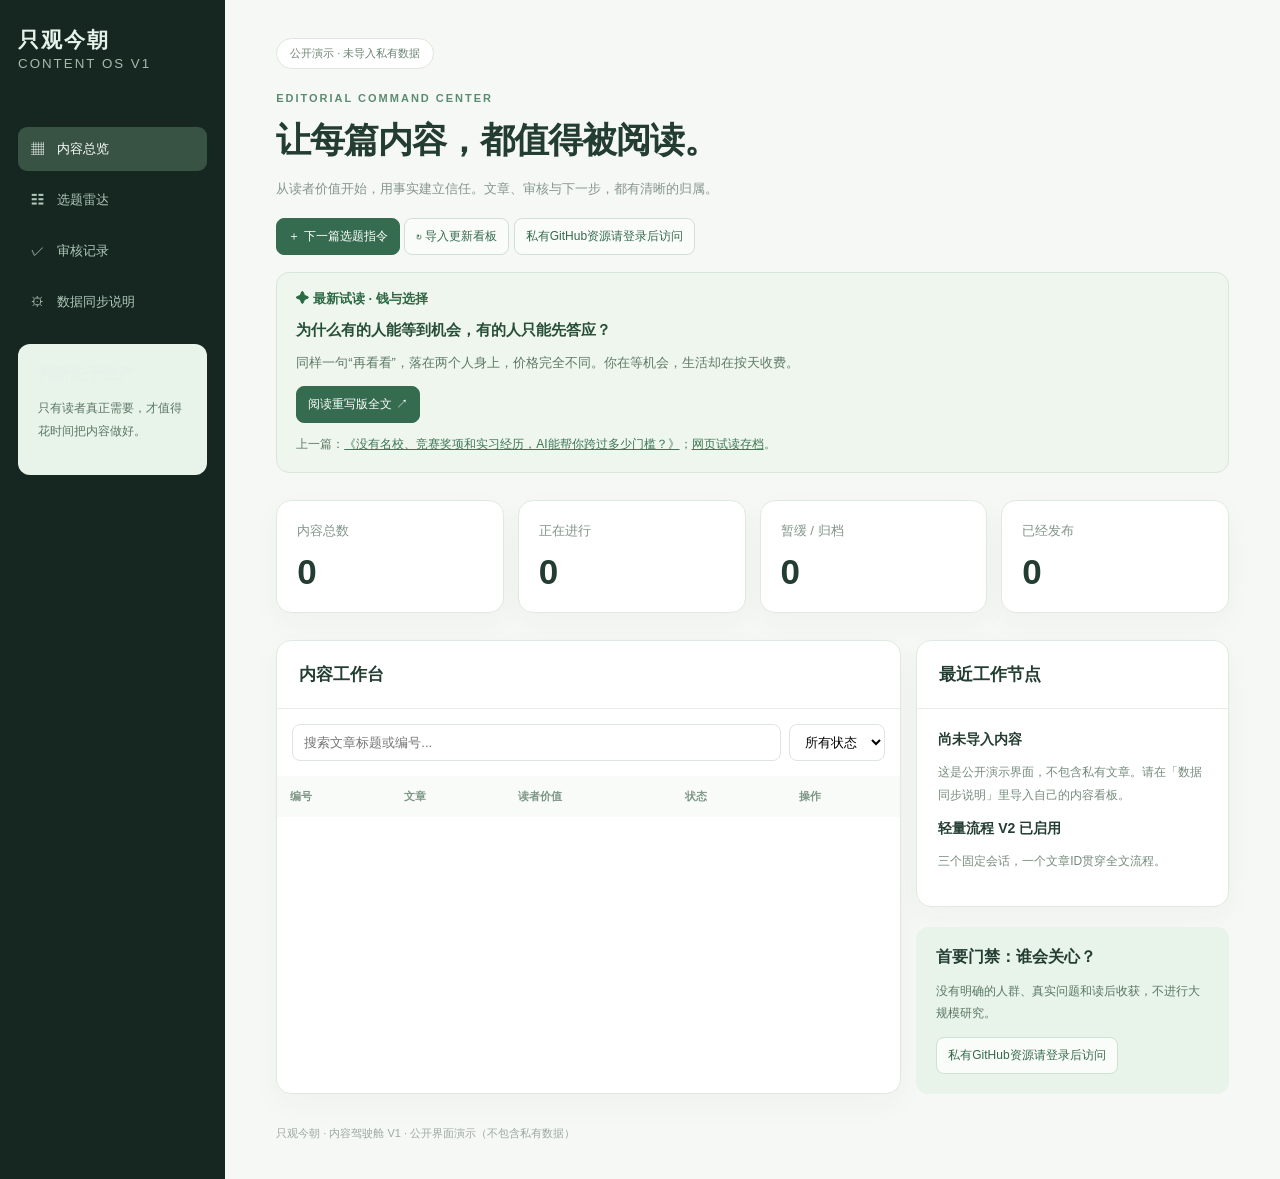
<file: zhiguanjinchao/index.html>
<!doctype html><html lang="zh-CN"><head><meta charset="utf-8"><meta name="viewport" content="width=device-width,initial-scale=1"><title>只观今朝 · 内容驾驶舱 V1</title>
<style>
:root{font-family:-apple-system,BlinkMacSystemFont,"PingFang SC","Microsoft YaHei",sans-serif;color:#233d32;background:#f6f8f5}*{box-sizing:border-box}body{margin:0}.app{display:grid;grid-template-columns:225px minmax(0,1fr);min-height:100vh}aside{background:#162722;color:#e5f2e9;padding:26px 18px}aside h1{font-size:21px;letter-spacing:2px;margin:0}aside small{color:#a6baab;letter-spacing:2px}aside nav{margin-top:55px}aside nav button{display:block;width:100%;text-align:left;margin:7px 0;border:0;border-radius:9px;padding:13px;background:transparent;color:#b0c9b9;cursor:pointer}aside nav button.on,aside nav button:hover{background:#385344;color:#fff}main{padding:38px clamp(18px,4vw,62px)}.brand{font-size:11px;color:#5a8c71;font-weight:750;letter-spacing:2px}.muted{color:#85968b;font-size:13px;line-height:1.9}h2{font-size:35px;letter-spacing:-1px;margin:13px 0 8px;font-family:"Songti SC",serif}.snapshot{display:inline-block;background:#fff;border-radius:20px;border:1px solid #dfe7dc;padding:7px 13px;font-size:11px;color:#6c8473;margin-bottom:23px}.cards{display:grid;grid-template-columns:repeat(4,1fr);gap:14px;margin:27px 0}.card,.panel,.hint{background:white;border:1px solid #e0e9e1;border-radius:15px;padding:20px;box-shadow:0 10px 30px #142f2009}.card small{color:#819589}.card b{display:block;font-size:35px;margin-top:12px}.grid{display:grid;grid-template-columns:2fr 1fr;gap:15px}.panel{padding:0;overflow:hidden}.panel h3{font-size:17px;margin:0;padding:22px;border-bottom:1px solid #e8eee7}.tools{display:flex;gap:8px;padding:15px}.tools input,.tools select{border:1px solid #dce6df;padding:9px 11px;border-radius:8px;min-width:0;background:white}.tools input{flex:1}table{border-collapse:collapse;width:100%;min-width:550px}th{text-align:left;background:#f8fbf8;color:#7d9685;font-size:11px;padding:13px}td{border-top:1px solid #edf2ed;padding:17px 13px;font-size:12px}td strong{font-size:13px}.scroll{overflow:auto}.tag{background:#fff2da;color:#966117;border-radius:8px;padding:6px 9px;font-size:11px;white-space:nowrap}.tag.good{background:#e6f3e9;color:#427456}.action{display:inline-block;border:1px solid #d1e0d4;border-radius:8px;padding:9px 11px;background:#f9fcf9;color:#35694c;font-size:12px;cursor:pointer;text-decoration:none}.primary{background:#356b4f;color:white;border-color:#356b4f}.action:hover{filter:brightness(.96)}.side{padding:21px}.side p{font-size:12px;color:#758b7b;line-height:1.9}.side b{font-size:14px}.side a{font-size:12px;color:#427859}.section{display:none}.section.on{display:block}.hints{display:grid;grid-template-columns:repeat(3,1fr);gap:13px;margin-top:25px}.hint b{font-size:14px}.hint p{color:#829488;font-size:12px;line-height:1.9}.fine{font-size:11px;color:#9aa99e;margin-top:32px}.tip{background:#e8f3ea;padding:20px;border-radius:12px;margin-top:20px}.tip p{font-size:12px;color:#5a7864;line-height:1.9}a{color:#3d7755}dialog{border:0;border-radius:15px;max-width:520px;width:92%;padding:29px;box-shadow:0 20px 70px #10241a50}dialog::backdrop{background:#0b211b88}dialog p{font-size:13px;line-height:1.9}dialog label{color:#789181}code{font-size:11px;word-break:break-all}button:focus-visible,input:focus-visible{outline:3px solid #80c49b}input[type=file]{max-width:100%}
@media(max-width:1000px){.grid{grid-template-columns:1fr}}@media(max-width:650px){.app{display:block}aside{padding:15px}aside nav{display:flex;margin-top:12px;overflow:auto}aside nav button{white-space:nowrap;width:auto;font-size:11px}main{padding:25px 16px}.cards{grid-template-columns:repeat(2,1fr);gap:8px}.card{padding:14px}.hints{grid-template-columns:1fr}h2{font-size:29px}}
</style></head><body><div class="app"><aside><h1>只观今朝</h1><small>CONTENT OS V1</small><nav><button class="on" data-tab="home">▦　内容总览</button><button data-tab="ideas">☷　选题雷达</button><button data-tab="audit">✓　审核记录</button><button data-tab="data">⚙　数据同步说明</button></nav><div class="tip"><b>判断先于生产</b><p>只有读者真正需要，才值得花时间把内容做好。</p></div></aside><main>
<div class="snapshot">公开演示 · <span id="stamp">未导入私有数据</span></div>
<section class="section on" id="home"><div class="brand">EDITORIAL COMMAND CENTER</div><h2>让每篇内容，都值得被阅读。</h2><p class="muted">从读者价值开始，用事实建立信任。文章、审核与下一步，都有清晰的归属。</p>
<p><button class="action primary" id="copy">＋ 下一篇选题指令</button> <button class="action" id="import">↻ 导入更新看板</button> <span class="action" style="cursor:default">私有GitHub资源请登录后访问</span></p>
<div role="note" style="background:#eff6ed;border:1px solid #d8e7d8;border-radius:13px;padding:16px 19px;margin:17px 0 22px">
<b style="font-size:13px;color:#2c6944">✦ 最新试读 · 钱与选择</b>
<p style="font-size:15px;color:#284f38;font-weight:700;line-height:1.8;margin:8px 0">为什么有的人能等到机会，有的人只能先答应？</p>
<p style="font-size:13px;color:#5d7a67;line-height:1.9;margin:8px 0 11px">同样一句“再看看”，落在两个人身上，价格完全不同。你在等机会，生活却在按天收费。</p>
<a class="action primary" href="./zj-0003-review.html?v=bb9da3f" target="_blank" rel="noopener noreferrer">阅读重写版全文 ↗</a>
<p style="font-size:12px;color:#5d7a67;line-height:1.9;margin:10px 0 0">上一篇：<a href="https://mp.weixin.qq.com/s/Y3WA0NPcqu00K4hxX9iSkg" target="_blank" rel="noopener noreferrer">《没有名校、竞赛奖项和实习经历，AI能帮你跨过多少门槛？》</a>；<a href="./zj-0002-review.html">网页试读存档</a>。</p></div>
<div class="cards"><div class="card"><small>内容总数</small><b id="total">0</b></div><div class="card"><small>正在进行</small><b id="active">0</b></div><div class="card"><small>暂缓 / 归档</small><b id="hold">0</b></div><div class="card"><small>已经发布</small><b id="published">0</b></div></div>
<div class="grid"><div class="panel"><h3>内容工作台</h3><div class="tools"><input id="q" aria-label="搜索文章" placeholder="搜索文章标题或编号..."><select id="filter" aria-label="状态"><option value="all">所有状态</option><option value="hold">暂缓归档</option><option value="active">进行中</option><option value="published">已发布</option></select></div><div class="scroll"><table><thead><tr><th>编号</th><th>文章</th><th>读者价值</th><th>状态</th><th>操作</th></tr></thead><tbody id="rows"></tbody></table></div></div><div><div class="panel"><h3>最近工作节点</h3><div class="side"><b>尚未导入内容</b><p>这是公开演示界面，不包含私有文章。请在「数据同步说明」里导入自己的内容看板。</p><b>轻量流程 V2 已启用</b><p>三个固定会话，一个文章ID贯穿全文流程。</p></div></div><div class="tip"><b>首要门禁：谁会关心？</b><p>没有明确的人群、真实问题和读后收获，不进行大规模研究。</p><span class="action" style="cursor:default">私有GitHub资源请登录后访问</span></div></div></div></section>
<section class="section" id="ideas"><div class="brand">READER VALUE</div><h2>选题雷达</h2><p class="muted">当前试读聚焦钱、等待和选择权。ZJ-0003 已按作者阅读反馈重写；原题与现实问题保留。</p><div class="hints"><div class="hint"><b>01 · 谁会关心？</b><p>具体人群、真实困扰、需求证据。</p></div><div class="hint"><b>02 · 为何值得读？</b><p>新认知，而不是两句话讲完的常识。</p></div><div class="hint"><b>03 · 读后改变什么？</b><p>更好的判断或可迁移的理解。</p></div></div></section>
<section class="section" id="audit"><div class="brand">EVIDENCE GATES</div><h2>审核记录</h2><p class="muted">事实审核通过，也不意味着作者必须发表。</p><div class="panel" style="margin-top:20px"><div class="side"><b>等待导入审稿记录</b><p>私有审稿结果只在用户本地导入后查看，公开站点不包含文章正文。</p><span class="action" style="cursor:default">私有GitHub资源请登录后访问</span></div></div></section>
<section class="section" id="data"><div class="brand">DATA PRIVACY</div><h2>数据同步说明</h2><p class="muted">这是不包含任何私有文章的公开演示版。真实看板请从你的私有GitHub下载后在本地导入；数据只保存在本次浏览器页面内。</p><div class="panel" style="margin-top:20px"><div class="side"><b>选择 CONTENT_BOARD.md 更新当前页面</b><p>在已登录GitHub的浏览器里下载最新 ops/CONTENT_BOARD.md，再在下方导入。本文件只在本地解析，不会上传网络，刷新后会恢复内置快照。</p><input id="file" type="file" accept=".md,.txt,text/plain,text/markdown"><p id="info" class="muted">现在展示的是2026-10-08时的仓库快照，不是实时同步。</p><span class="action" style="cursor:default">私有GitHub资源请登录后访问</span></div></div><div class="tip"><b>隐私限制</b><p>不要将私有文章或GitHub令牌放到公开网页。未来若上线，需要先实现登录、服务端授权和私有内容读取。</p></div></section>
<div class="fine">只观今朝 · 内容驾驶舱 V1 · 公开界面演示（不包含私有数据）</div></main></div>
<dialog id="detail"><form method="dialog" style="text-align:right"><button class="action">关闭 ✕</button></form><h2 id="dt"></h2><p id="dv"></p><p id="dr"></p><p id="dn"></p><p><label>冻结稿SHA：</label><code id="ds"></code></p><a class="action primary" id="dl" target="_blank" rel="noopener noreferrer">打开原始稿件 ↗</a></dialog>
<script>
(function(){'use strict';
const repo='https://github.com/guo6x/zhiguanjinchao-content-os';
let rows=[];
const $=x=>document.getElementById(x),held=a=>/HOLD|REJECT|PAUSE/i.test(a.state),pub=a=>/\bPUBLISHED\b/.test(a.state)&&!/NOT_PUBLISHED|UNPUBLISHED/.test(a.state),active=a=>!held(a)&&!pub(a),label=a=>pub(a)?'已发布':held(a)?'暂缓 / 归档':'进行中';
function elem(t,s){const e=document.createElement(t);e.textContent=s||'';return e}
function draw(){const q=$('q').value.trim().toLowerCase(),f=$('filter').value;$('total').textContent=rows.length;$('hold').textContent=rows.filter(held).length;$('active').textContent=rows.filter(active).length;$('published').textContent=rows.filter(pub).length;$('rows').replaceChildren();for(const a of rows.filter(a=>(a.id+' '+a.title).toLowerCase().includes(q)&&(f==='all'||(f==='hold'&&held(a))||(f==='active'&&active(a))||(f==='published'&&pub(a))))){const tr=elem('tr');tr.append(elem('td',a.id));const title=elem('td',a.title);title.style.fontWeight='700';tr.append(title);tr.append(elem('td',/未通过/.test(a.value)?'未通过':'待核对'));const st=elem('td'),tag=elem('span',label(a));tag.className='tag'+(held(a)?'':' good');st.append(tag);tr.append(st);const cell=elem('td'),b=elem('button','查看 ↗');b.className='action';b.onclick=()=>detail(a);cell.append(b);tr.append(cell);$('rows').append(tr)}}
function detail(a){$('dt').textContent=a.id+' · '+a.title;$('dv').textContent='读者价值：'+a.value;$('dr').textContent='事实编辑：'+a.review;$('dn').textContent='下一步：'+a.next;$('ds').textContent=a.sha;$('dl').href=repo+'/blob/main/'+(a.path||'ops/CONTENT_BOARD.md').split('/').map(encodeURIComponent).join('/');$('detail').showModal()}
function clean(s){return String(s||'').replace(/\*\*/g,'').replace(/\x60/g,'').trim()}
function parse(s){const l=s.split(/\r?\n/),i=l.findIndex(x=>/^\|\s*内容ID\s*\|/.test(x));if(i<0)throw Error('未找到内容ID表格');const out=[];for(let k=i+2;k<l.length;k++){if(!l[k].trim().startsWith('|'))break;const c=l[k].trim().split('|').slice(1,-1).map(clean);if(c.length<6||!/^ZJ-\d{4,}$/.test(c[0]))continue;const p=c[5].match(/\[[^\]]+\]\(([^)]+)\)/),sha=c[5].match(/blob\s+([a-f\d]{20,40})/i);out.push({id:c[0],title:c[1],value:c[2],review:c[3],state:c[4],path:p?p[1].replace(/^\.\.\//,''):'',next:c[5].replace(/\[[^\]]+\]\([^)]+\)/g,'当前稿'),sha:sha?sha[1]:''})}if(!out.length)throw Error('没有有效文章记录');return out}
document.querySelectorAll('[data-tab]').forEach(b=>b.onclick=()=>{document.querySelectorAll('[data-tab]').forEach(x=>x.classList.toggle('on',x===b));document.querySelectorAll('.section').forEach(x=>x.classList.toggle('on',x.id===b.dataset.tab));window.scrollTo(0,0)});
$('q').oninput=draw;$('filter').onchange=draw;$('import').onclick=()=>{document.querySelector('[data-tab=data]').click();$('file').click()};
$('file').onchange=async e=>{let f=e.target.files[0];if(!f)return;try{if(f.size>1048576)throw Error('文件过大');rows=parse(await f.text());$('stamp').textContent='本次导入';$('info').textContent='已在本地导入 '+rows.length+' 条记录（不上传服务端）';draw();document.querySelector('[data-tab=home]').click()}catch(err){$('info').textContent='导入失败：'+err.message}finally{$('file').value=''}};
$('copy').onclick=()=>{const t='在只观今朝总指挥部筛选下一篇文章选题。读取GitHub最新ops/CONTENT_BOARD.md和ops/RADAR.md，先验证读者是谁、为何关心、读完有什么改变。给3个候选，不要直接写全文。';if(navigator.clipboard)navigator.clipboard.writeText(t).then(()=>alert('指令已复制')).catch(()=>prompt('复制指令',t));else prompt('复制指令',t)};draw();
})();
</script></body></html>
</file>
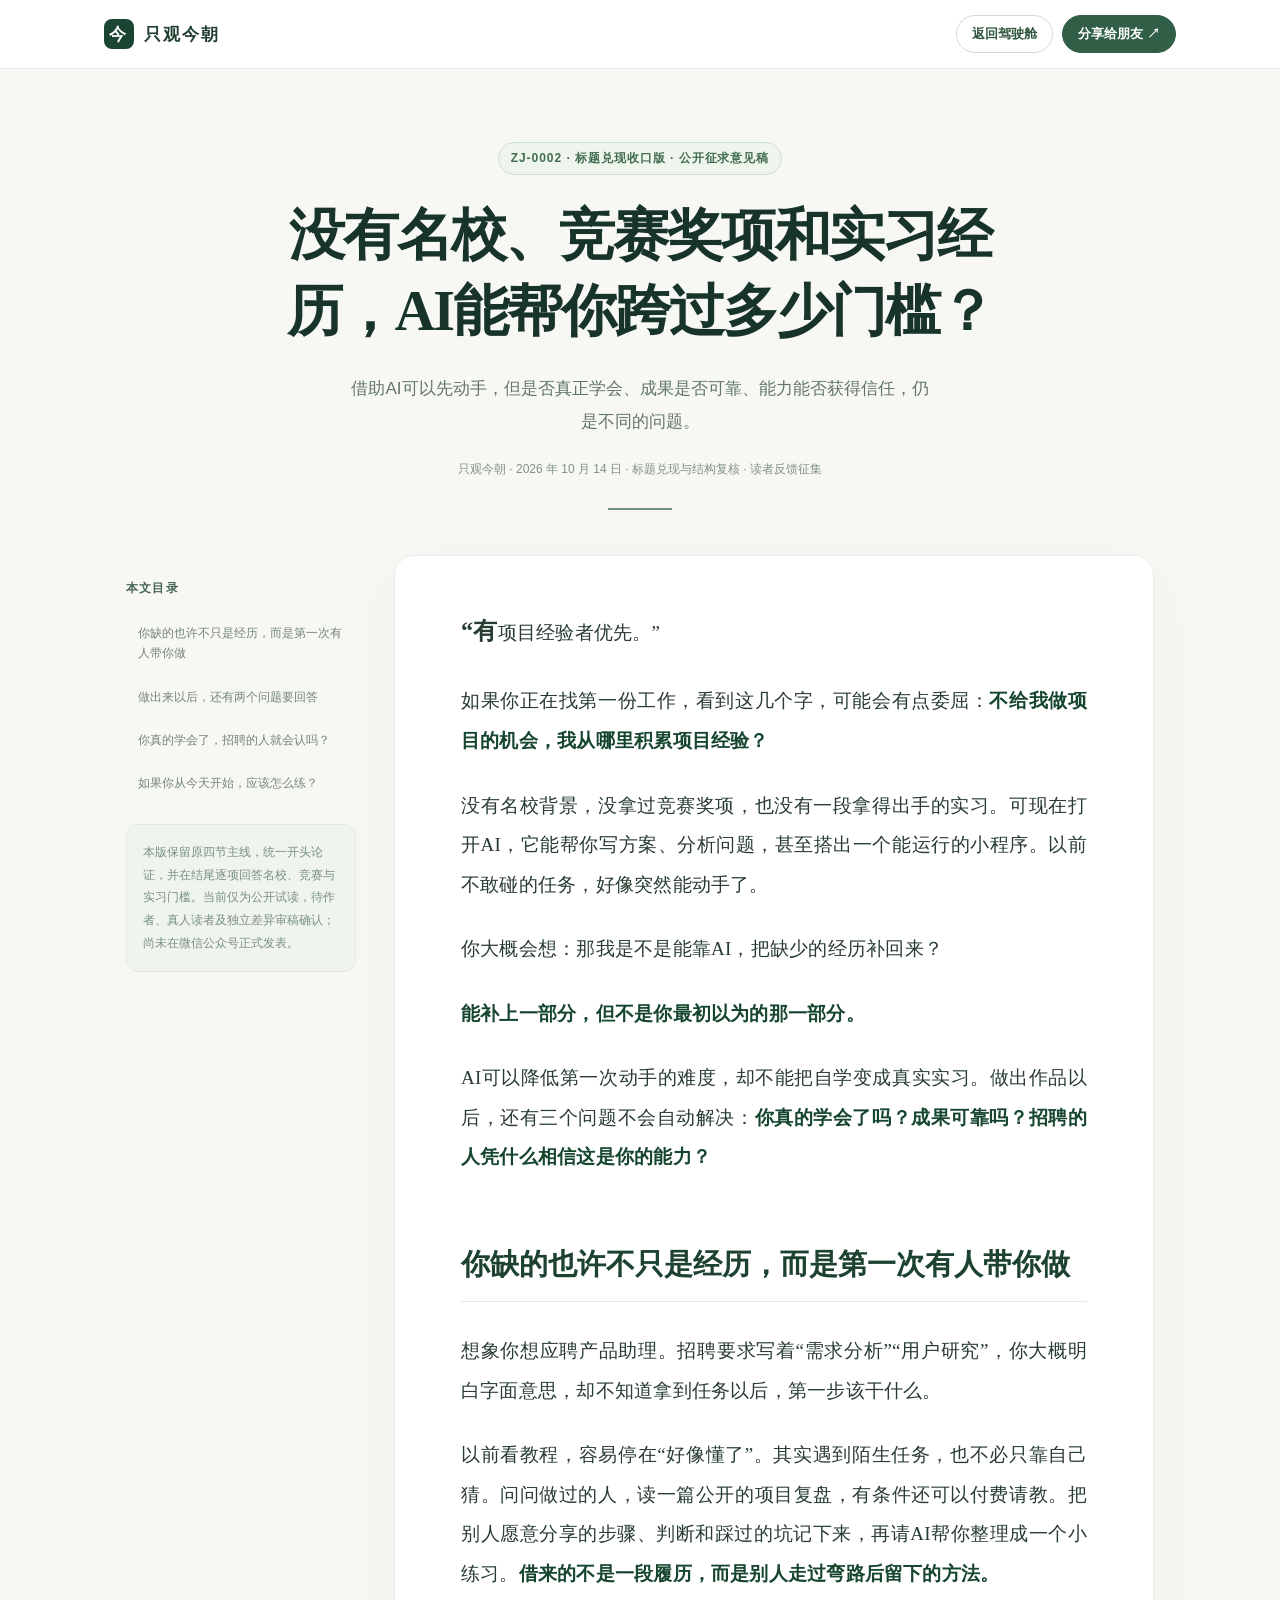
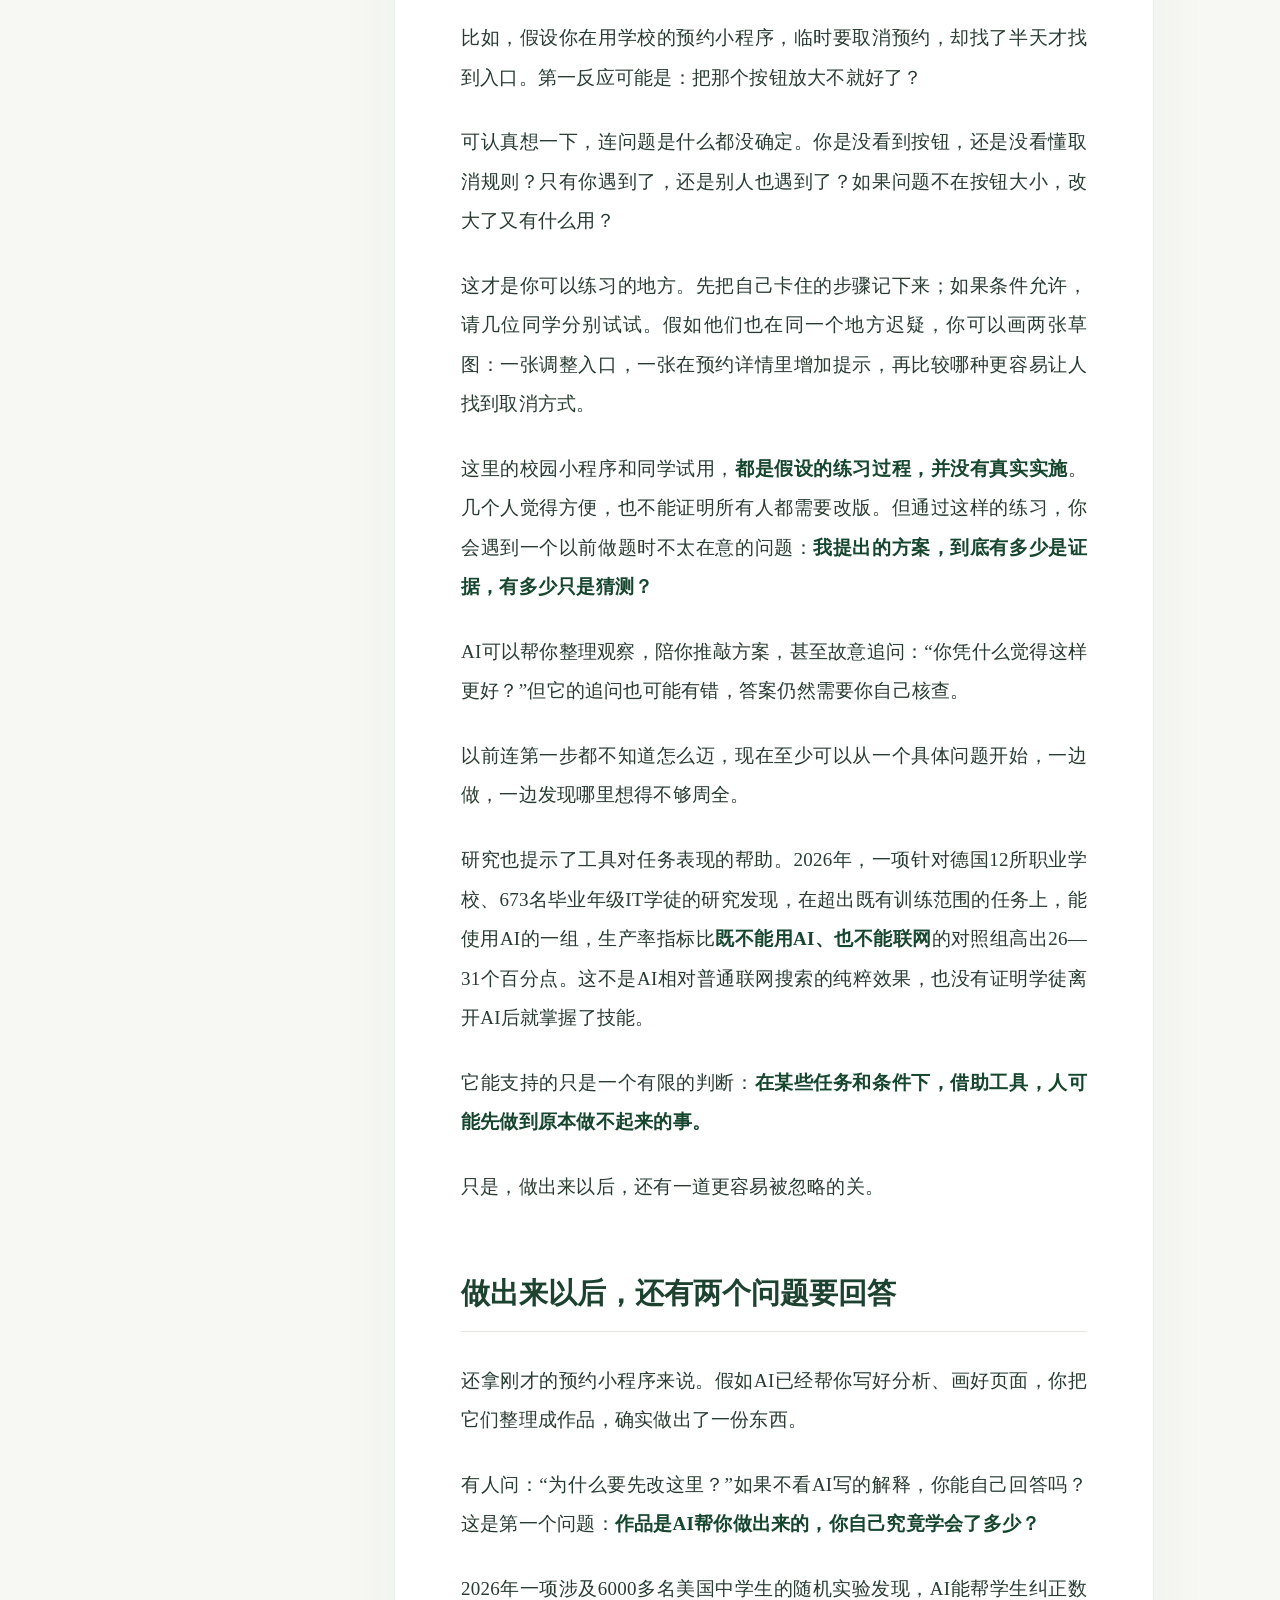
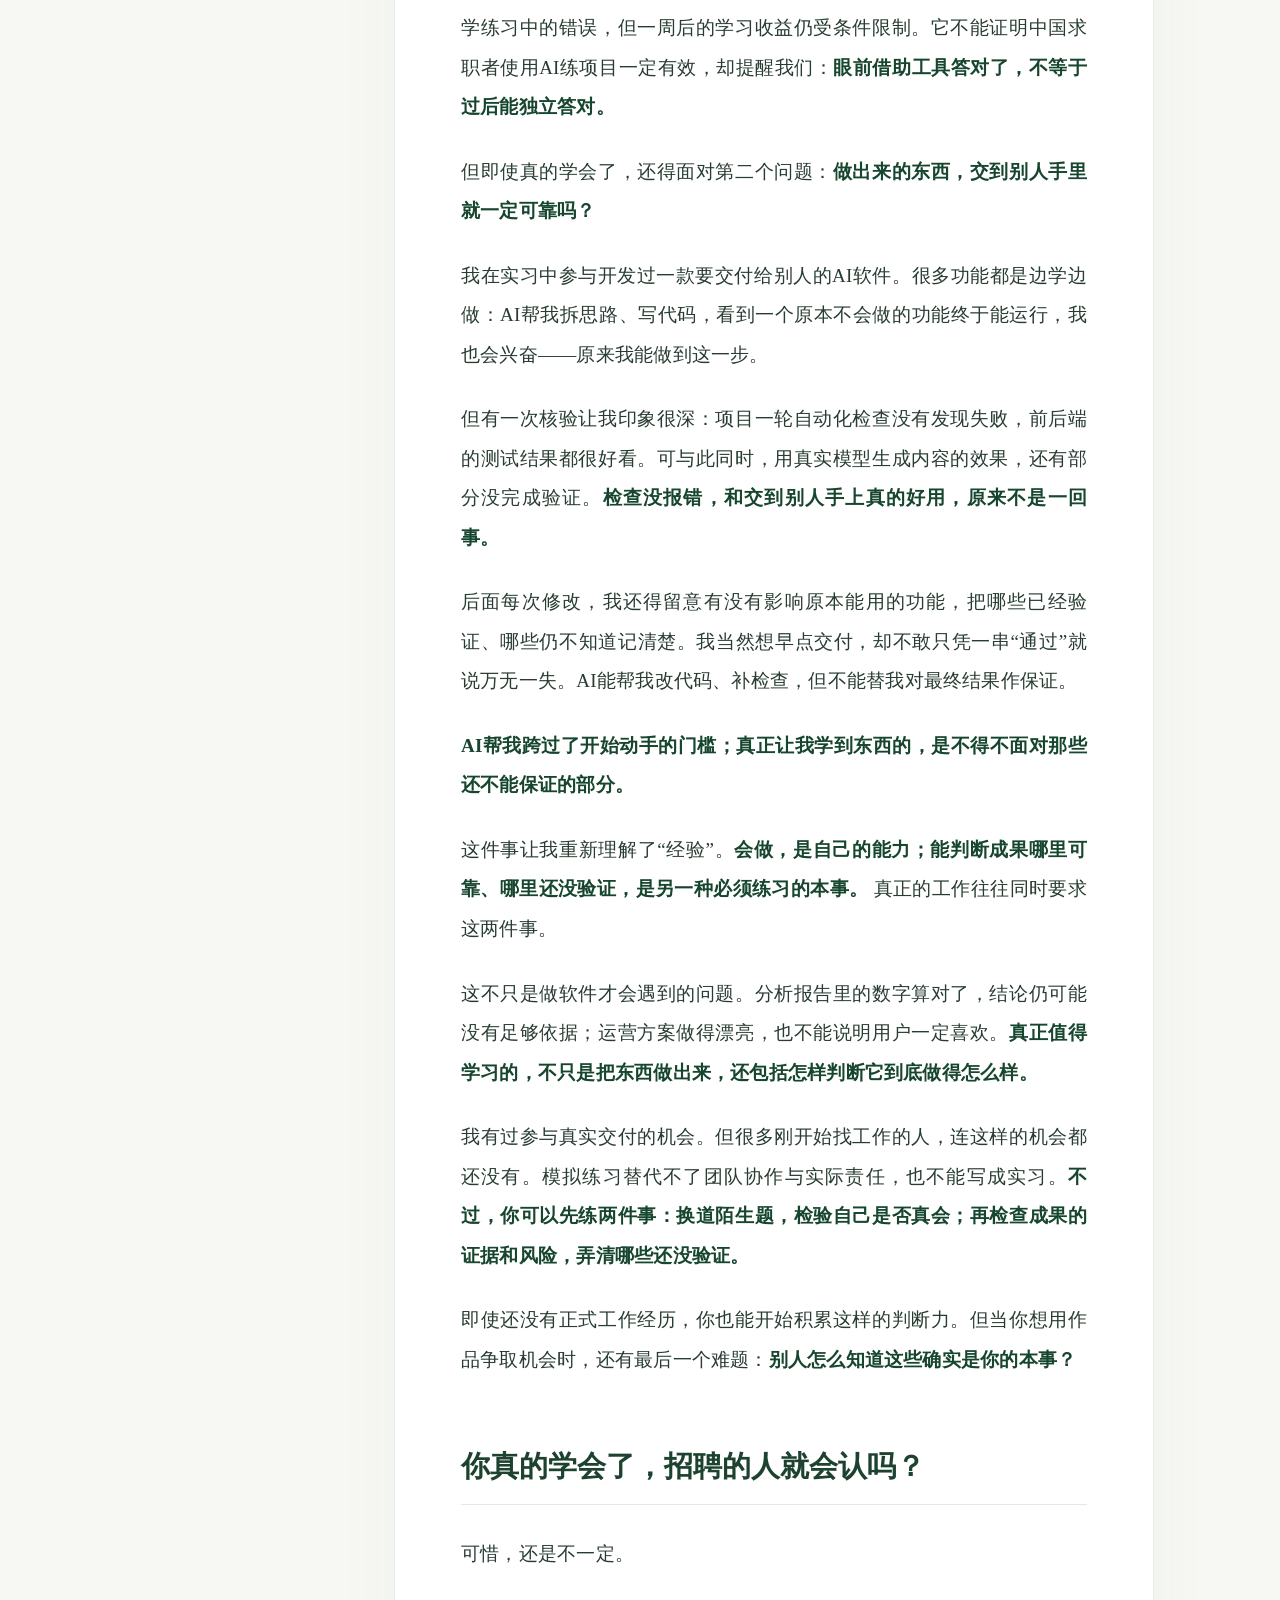
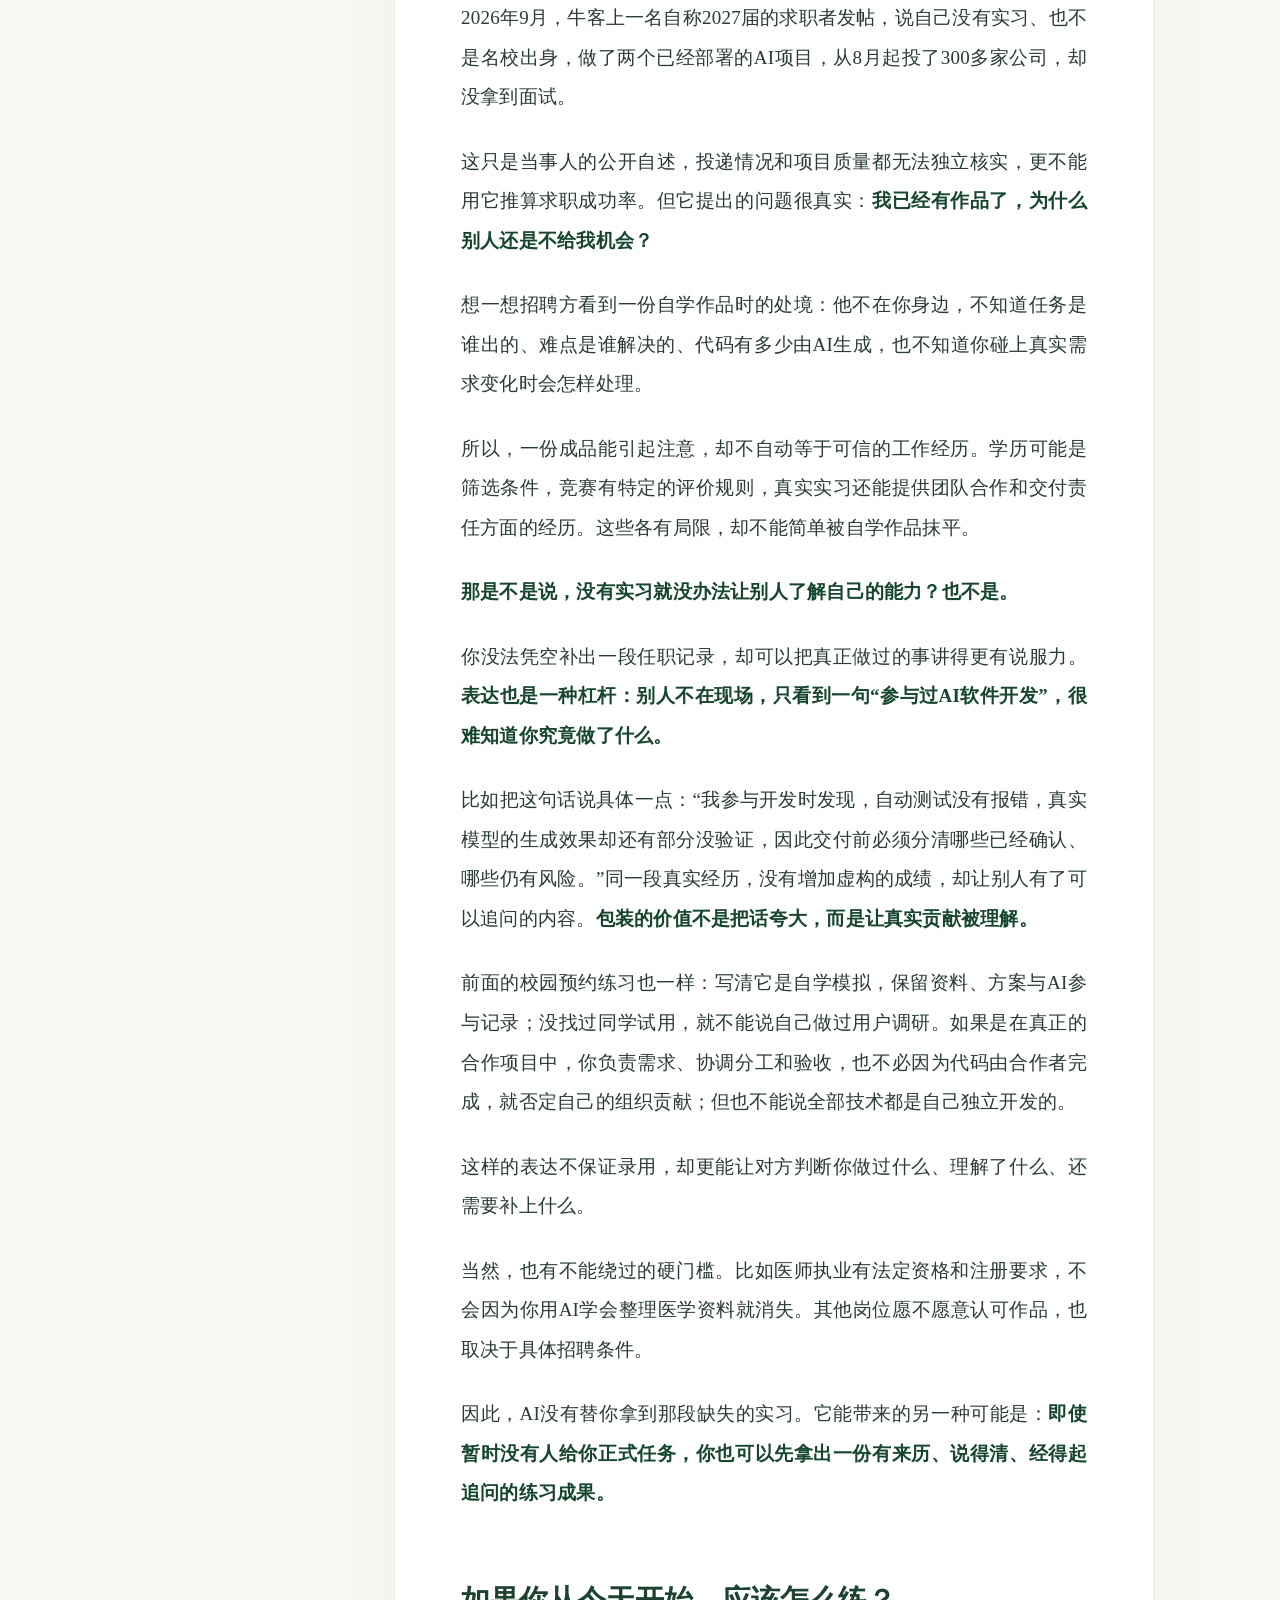
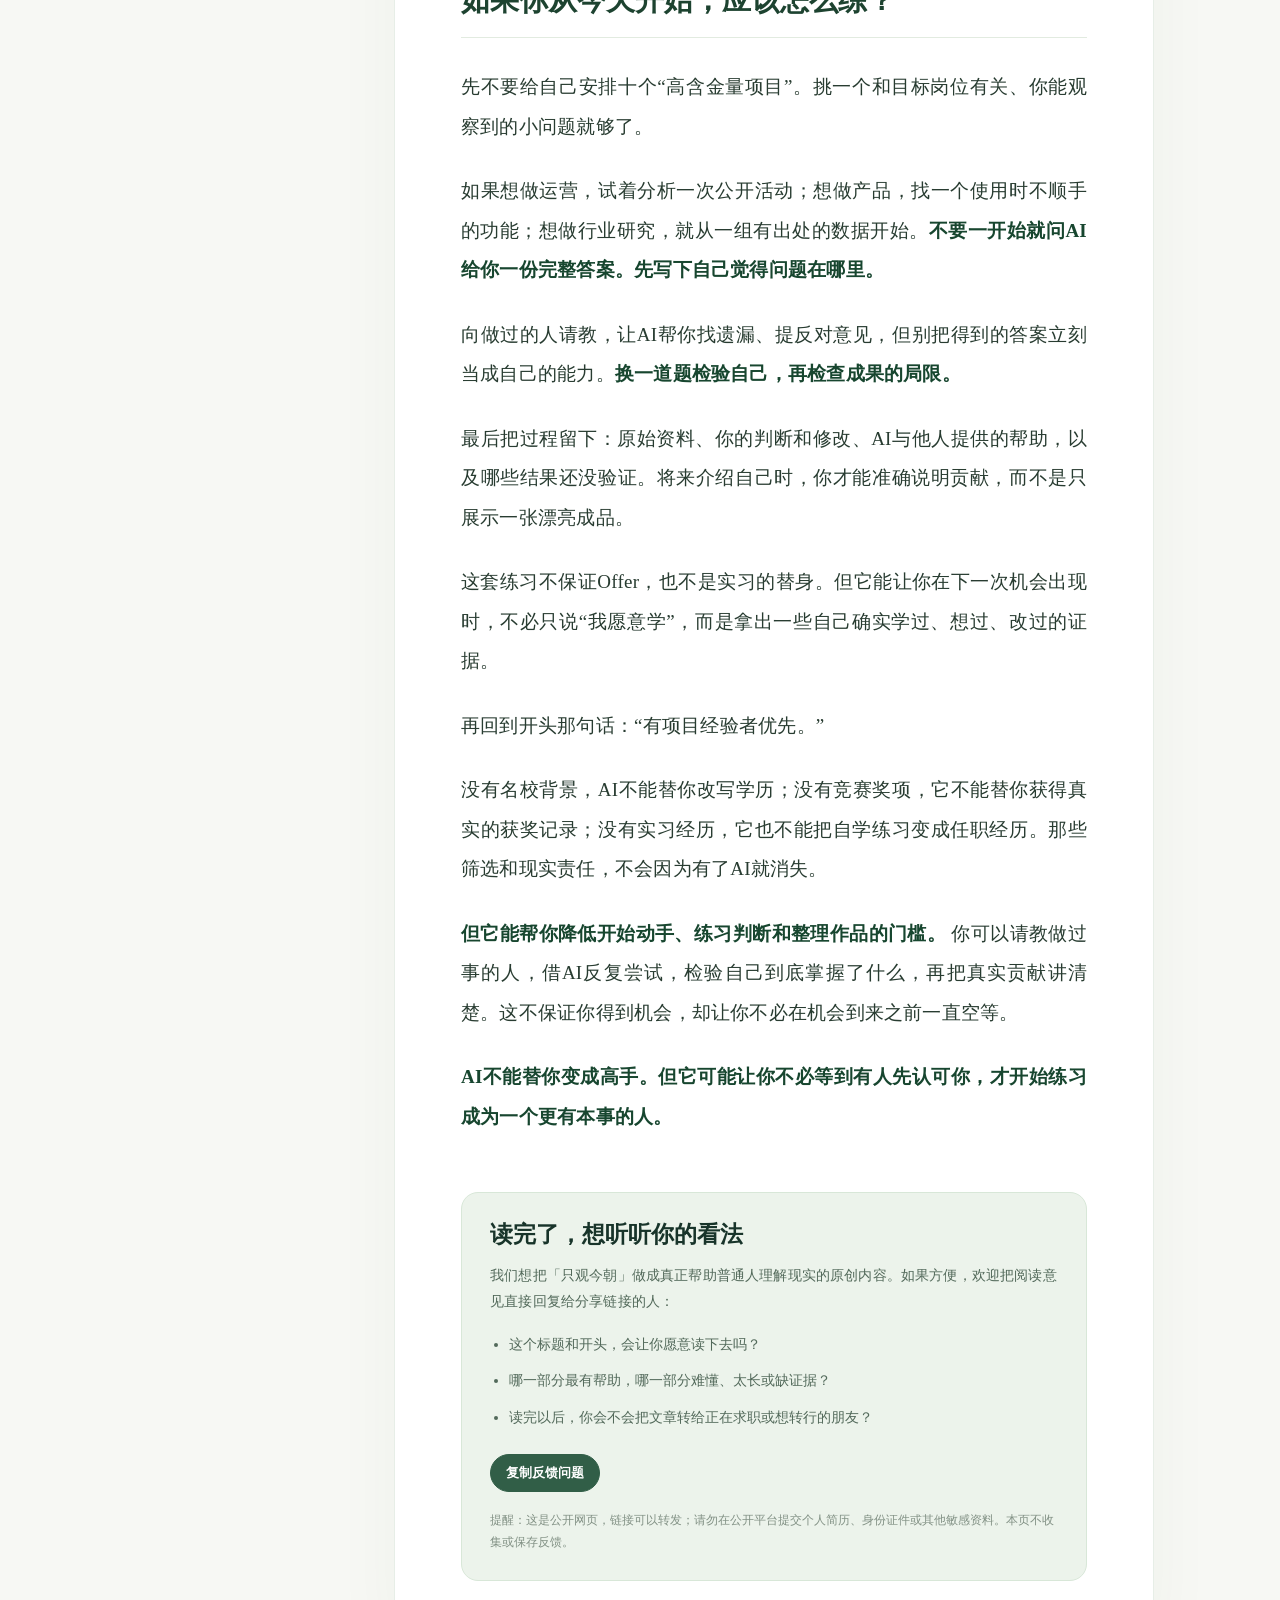
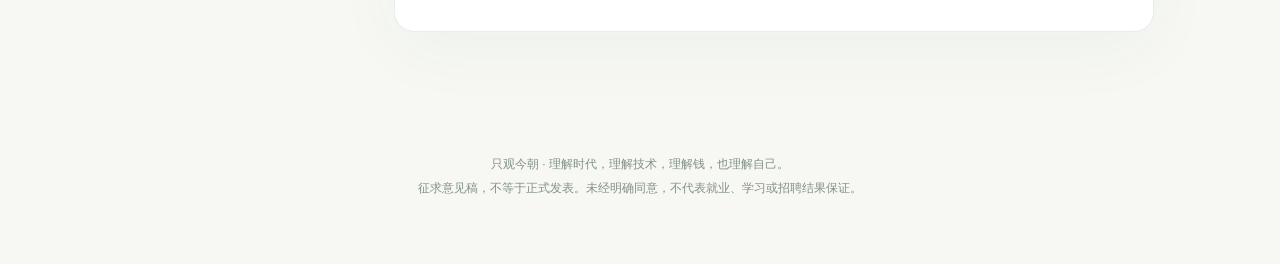
<file: zhiguanjinchao/zj-0002-review.html>
<!doctype html>
<html lang="zh-CN"><head><meta charset="utf-8"><meta name="viewport" content="width=device-width,initial-scale=1">
<meta name="robots" content="noindex,nofollow">
<title>没有名校、竞赛奖项和实习经历，AI能帮你跨过多少门槛？｜只观今朝 · 征求意见稿</title>
<meta name="description" content="只观今朝 ZJ-0002 标题兑现收口试读：AI降低实践和学习的起步门槛，却不能替代名校学历、竞赛奖项或真实实习。非微信公众号正式发表。">
<meta name="theme-color" content="#f7f8f4"><style>:root{color-scheme:light;--ink:#18342a;--muted:#6d7c72;--green:#315f47;--paper:#f7f8f4;--line:#dfebe2;--white:#fff;font-family:-apple-system,BlinkMacSystemFont,"PingFang SC","Microsoft YaHei",sans-serif}
*{box-sizing:border-box}html{scroll-behavior:smooth}body{margin:0;background:var(--paper);color:var(--ink);-webkit-font-smoothing:antialiased}
#progress{position:fixed;z-index:30;top:0;left:0;height:3px;background:#608e66;width:0}
header{border-bottom:1px solid #e6eee6;background:rgba(255,255,255,.93);backdrop-filter:blur(12px);position:sticky;top:0;z-index:25}
.header-inner{max-width:1120px;padding:15px 24px;margin:auto;display:flex;align-items:center;justify-content:space-between;gap:12px}
.logo{text-decoration:none;color:#213f31;display:flex;align-items:center;gap:10px;font-size:17px;font-weight:800;letter-spacing:.12em;white-space:nowrap}.logo-mark{display:inline-flex;width:30px;height:30px;border-radius:8px;background:#1b4433;color:white;align-items:center;justify-content:center;font-weight:700;font-family:serif}
.header-actions{display:flex;gap:9px}.btn{border:1px solid #ceddd2;border-radius:999px;padding:9px 15px;text-decoration:none;cursor:pointer;background:white;color:#31583f;font:inherit;font-size:13px;font-weight:600}.btn:hover{background:#ebf2eb}.btn.dark{background:#315e47;color:#fff;border-color:#315e47}.btn.dark:hover{background:#244c37}
.hero{max-width:790px;margin:0 auto;padding:73px 24px 45px;text-align:center}.eyebrow{display:inline-block;padding:7px 12px;border:1px solid #cddfd0;border-radius:100px;font-size:12px;letter-spacing:.08em;color:#436d51;background:#eef5ec;font-weight:700}.hero h1{font-family:"Songti SC","Noto Serif CJK SC",serif;letter-spacing:-.035em;font-weight:800;font-size:clamp(36px,5.1vw,56px);line-height:1.36;margin:22px 0 24px}.dek{line-height:1.9;font-size:17px;color:#627568;max-width:580px;margin:0 auto}.meta{font-size:12px;color:#819187;margin:23px 0 0}.rule{height:2px;width:64px;background:#74937b;margin:30px auto 0}
.wrap{display:grid;grid-template-columns:230px minmax(0,760px);gap:38px;align-items:start;justify-content:center;max-width:1100px;margin:0 auto;padding:0 20px 120px}
aside{position:sticky;top:99px;padding:25px 0;font-size:12px;color:#789081}aside b{display:block;color:#466553;letter-spacing:.1em;margin-bottom:18px}aside a{display:block;text-decoration:none;color:#738479;line-height:1.7;padding:8px 10px;margin:0 0 7px;border-left:2px solid transparent}aside a:hover{background:#eaf1e9;color:#254934;border-color:#658b6a}aside .note{margin-top:22px;padding:16px;background:#eff4ed;border:1px solid #e1e9df;border-radius:12px;line-height:1.9}
.article{background:#fff;border-radius:20px;padding:50px clamp(22px,6vw,66px);box-shadow:0 18px 70px #2643330a;border:1px solid #e7eee7;min-width:0}
.article p{font-family:"Songti SC","Noto Serif CJK SC","STSong",serif;font-size:19px;line-height:2.08;letter-spacing:.012em;color:#283c31;margin:0 0 25px;text-align:justify;overflow-wrap:break-word}
.article p:first-child::first-letter{font-size:1.28em;font-weight:800}
.article strong{font-weight:800;color:#17462f}.article h2{scroll-margin-top:100px;margin:66px 0 29px;font-family:"Songti SC","Noto Serif CJK SC",serif;font-size:29px;line-height:1.5;color:#1d4330;padding-bottom:15px;border-bottom:1px solid #e2ebe0}
.article h2:first-child{margin-top:0}.article a{color:#267548;text-decoration-color:#8db49a;text-underline-offset:4px}.ext{font-size:.6em;vertical-align:super;margin-left:2px}
.article blockquote{border-left:3px solid #618c67;margin:28px 0;padding:8px 24px;color:#456752;background:#f4f8f3;border-radius:0 9px 9px 0}
.feedback{background:#ecf3eb;border:1px solid #d8e7d8;border-radius:17px;padding:26px 28px;margin-top:55px}.feedback h3{font:700 23px "Songti SC",serif;margin:0 0 12px}.feedback p,.feedback li{font-family:inherit;font-size:14px;color:#52695a;line-height:1.9;margin-bottom:10px;text-align:left}.feedback ul{padding-left:19px}.feedback .btn{margin-top:8px}
footer{text-align:center;padding:0 20px 64px;font-size:12px;color:#829185;line-height:2}.small-note{color:#829185;font-size:12px;line-height:1.8;margin-top:18px}
@media(max-width:900px){.wrap{grid-template-columns:minmax(0,760px);padding:0 16px 80px}aside{position:static;order:-1;padding:0 12px 8px}aside .note{display:none}aside nav{display:flex;overflow:auto;gap:8px}aside a{flex-shrink:0;border:1px solid #dce9dc;border-radius:99px;font-size:11px;padding:8px 11px;margin:0}.hero{padding-top:52px}.article{padding:37px 27px}}
@media(max-width:600px){.header-inner{padding:10px 15px}.logo{font-size:14px}.logo-mark{width:25px;height:25px}.btn{font-size:12px;padding:8px 11px}.header-actions .back{display:none}.hero{padding:47px 18px 25px}.hero h1{font-size:35px}.dek{font-size:15px}.article{padding:27px 23px;border-radius:14px}.article p{font-size:17px;line-height:2.02;text-align:left}.article h2{font-size:24px;margin-top:46px}.feedback{padding:20px}.wrap{padding:0 12px 70px}}
@media(prefers-reduced-motion:reduce){html{scroll-behavior:auto}}</style></head>
<body><div id="progress" aria-hidden="true"></div>
<header><div class="header-inner"><a class="logo" href="./"><span class="logo-mark">今</span>只观今朝</a>
<div class="header-actions"><a href="./" class="btn back">返回驾驶舱</a><button type="button" class="btn dark" id="share">分享给朋友 ↗</button></div></div></header>
<div class="hero"><span class="eyebrow">ZJ-0002 · 标题兑现收口版 · 公开征求意见稿</span>
<h1>没有名校、竞赛奖项和实习经历，AI能帮你跨过多少门槛？</h1>
<p class="dek">借助AI可以先动手，但是否真正学会、成果是否可靠、能力能否获得信任，仍是不同的问题。</p>
<div class="meta">只观今朝 · 2026 年 10 月 14 日 · 标题兑现与结构复核 · 读者反馈征集</div><div class="rule"></div></div>
<div class="wrap">
<aside aria-label="文章目录"><b>本文目录</b><nav><a href="#section-1">你缺的也许不只是经历，而是第一次有人带你做</a>
<a href="#section-2">做出来以后，还有两个问题要回答</a>
<a href="#section-3">你真的学会了，招聘的人就会认吗？</a>
<a href="#section-4">如果你从今天开始，应该怎么练？</a></nav><div class="note">本版保留原四节主线，统一开头论证，并在结尾逐项回答名校、竞赛与实习门槛。当前仅为公开试读，待作者、真人读者及独立差异审稿确认；尚未在微信公众号正式发表。</div></aside>
<main class="article"><article id="story"><p>“有项目经验者优先。”</p>
<p>如果你正在找第一份工作，看到这几个字，可能会有点委屈：<strong>不给我做项目的机会，我从哪里积累项目经验？</strong></p>
<p>没有名校背景，没拿过竞赛奖项，也没有一段拿得出手的实习。可现在打开AI，它能帮你写方案、分析问题，甚至搭出一个能运行的小程序。以前不敢碰的任务，好像突然能动手了。</p>
<p>你大概会想：那我是不是能靠AI，把缺少的经历补回来？</p>
<p><strong>能补上一部分，但不是你最初以为的那一部分。</strong></p>
<p>AI可以降低第一次动手的难度，却不能把自学变成真实实习。做出作品以后，还有三个问题不会自动解决：<strong>你真的学会了吗？成果可靠吗？招聘的人凭什么相信这是你的能力？</strong></p>
<h2 id="section-1">你缺的也许不只是经历，而是第一次有人带你做</h2>
<p>想象你想应聘产品助理。招聘要求写着“需求分析”“用户研究”，你大概明白字面意思，却不知道拿到任务以后，第一步该干什么。</p>
<p>以前看教程，容易停在“好像懂了”。其实遇到陌生任务，也不必只靠自己猜。问问做过的人，读一篇公开的项目复盘，有条件还可以付费请教。把别人愿意分享的步骤、判断和踩过的坑记下来，再请AI帮你整理成一个小练习。<strong>借来的不是一段履历，而是别人走过弯路后留下的方法。</strong></p>
<p>比如，假设你在用学校的预约小程序，临时要取消预约，却找了半天才找到入口。第一反应可能是：把那个按钮放大不就好了？</p>
<p>可认真想一下，连问题是什么都没确定。你是没看到按钮，还是没看懂取消规则？只有你遇到了，还是别人也遇到了？如果问题不在按钮大小，改大了又有什么用？</p>
<p>这才是你可以练习的地方。先把自己卡住的步骤记下来；如果条件允许，请几位同学分别试试。假如他们也在同一个地方迟疑，你可以画两张草图：一张调整入口，一张在预约详情里增加提示，再比较哪种更容易让人找到取消方式。</p>
<p>这里的校园小程序和同学试用，<strong>都是假设的练习过程，并没有真实实施</strong>。几个人觉得方便，也不能证明所有人都需要改版。但通过这样的练习，你会遇到一个以前做题时不太在意的问题：<strong>我提出的方案，到底有多少是证据，有多少只是猜测？</strong></p>
<p>AI可以帮你整理观察，陪你推敲方案，甚至故意追问：“你凭什么觉得这样更好？”但它的追问也可能有错，答案仍然需要你自己核查。</p>
<p>以前连第一步都不知道怎么迈，现在至少可以从一个具体问题开始，一边做，一边发现哪里想得不够周全。</p>
<p>研究也提示了工具对任务表现的帮助。2026年，一项针对德国12所职业学校、673名毕业年级IT学徒的研究发现，在超出既有训练范围的任务上，能使用AI的一组，生产率指标比<strong>既不能用AI、也不能联网</strong>的对照组高出26—31个百分点。这不是AI相对普通联网搜索的纯粹效果，也没有证明学徒离开AI后就掌握了技能。</p>
<p>它能支持的只是一个有限的判断：<strong>在某些任务和条件下，借助工具，人可能先做到原本做不起来的事。</strong></p>
<p>只是，做出来以后，还有一道更容易被忽略的关。</p>
<h2 id="section-2">做出来以后，还有两个问题要回答</h2>
<p>还拿刚才的预约小程序来说。假如AI已经帮你写好分析、画好页面，你把它们整理成作品，确实做出了一份东西。</p>
<p>有人问：“为什么要先改这里？”如果不看AI写的解释，你能自己回答吗？这是第一个问题：<strong>作品是AI帮你做出来的，你自己究竟学会了多少？</strong></p>
<p>2026年一项涉及6000多名美国中学生的随机实验发现，AI能帮学生纠正数学练习中的错误，但一周后的学习收益仍受条件限制。它不能证明中国求职者使用AI练项目一定有效，却提醒我们：<strong>眼前借助工具答对了，不等于过后能独立答对。</strong></p>
<p>但即使真的学会了，还得面对第二个问题：<strong>做出来的东西，交到别人手里就一定可靠吗？</strong></p>
<p>我在实习中参与开发过一款要交付给别人的AI软件。很多功能都是边学边做：AI帮我拆思路、写代码，看到一个原本不会做的功能终于能运行，我也会兴奋——原来我能做到这一步。</p>
<p>但有一次核验让我印象很深：项目一轮自动化检查没有发现失败，前后端的测试结果都很好看。可与此同时，用真实模型生成内容的效果，还有部分没完成验证。<strong>检查没报错，和交到别人手上真的好用，原来不是一回事。</strong></p>
<p>后面每次修改，我还得留意有没有影响原本能用的功能，把哪些已经验证、哪些仍不知道记清楚。我当然想早点交付，却不敢只凭一串“通过”就说万无一失。AI能帮我改代码、补检查，但不能替我对最终结果作保证。</p>
<p><strong>AI帮我跨过了开始动手的门槛；真正让我学到东西的，是不得不面对那些还不能保证的部分。</strong></p>
<p>这件事让我重新理解了“经验”。<strong>会做，是自己的能力；能判断成果哪里可靠、哪里还没验证，是另一种必须练习的本事。</strong> 真正的工作往往同时要求这两件事。</p>
<p>这不只是做软件才会遇到的问题。分析报告里的数字算对了，结论仍可能没有足够依据；运营方案做得漂亮，也不能说明用户一定喜欢。<strong>真正值得学习的，不只是把东西做出来，还包括怎样判断它到底做得怎么样。</strong></p>
<p>我有过参与真实交付的机会。但很多刚开始找工作的人，连这样的机会都还没有。模拟练习替代不了团队协作与实际责任，也不能写成实习。<strong>不过，你可以先练两件事：换道陌生题，检验自己是否真会；再检查成果的证据和风险，弄清哪些还没验证。</strong></p>
<p>即使还没有正式工作经历，你也能开始积累这样的判断力。但当你想用作品争取机会时，还有最后一个难题：<strong>别人怎么知道这些确实是你的本事？</strong></p>
<h2 id="section-3">你真的学会了，招聘的人就会认吗？</h2>
<p>可惜，还是不一定。</p>
<p>2026年9月，牛客上一名自称2027届的求职者发帖，说自己没有实习、也不是名校出身，做了两个已经部署的AI项目，从8月起投了300多家公司，却没拿到面试。</p>
<p>这只是当事人的公开自述，投递情况和项目质量都无法独立核实，更不能用它推算求职成功率。但它提出的问题很真实：<strong>我已经有作品了，为什么别人还是不给我机会？</strong></p>
<p>想一想招聘方看到一份自学作品时的处境：他不在你身边，不知道任务是谁出的、难点是谁解决的、代码有多少由AI生成，也不知道你碰上真实需求变化时会怎样处理。</p>
<p>所以，一份成品能引起注意，却不自动等于可信的工作经历。学历可能是筛选条件，竞赛有特定的评价规则，真实实习还能提供团队合作和交付责任方面的经历。这些各有局限，却不能简单被自学作品抹平。</p>
<p><strong>那是不是说，没有实习就没办法让别人了解自己的能力？也不是。</strong></p>
<p>你没法凭空补出一段任职记录，却可以把真正做过的事讲得更有说服力。<strong>表达也是一种杠杆：别人不在现场，只看到一句“参与过AI软件开发”，很难知道你究竟做了什么。</strong></p>
<p>比如把这句话说具体一点：“我参与开发时发现，自动测试没有报错，真实模型的生成效果却还有部分没验证，因此交付前必须分清哪些已经确认、哪些仍有风险。”同一段真实经历，没有增加虚构的成绩，却让别人有了可以追问的内容。<strong>包装的价值不是把话夸大，而是让真实贡献被理解。</strong></p>
<p>前面的校园预约练习也一样：写清它是自学模拟，保留资料、方案与AI参与记录；没找过同学试用，就不能说自己做过用户调研。如果是在真正的合作项目中，你负责需求、协调分工和验收，也不必因为代码由合作者完成，就否定自己的组织贡献；但也不能说全部技术都是自己独立开发的。</p>
<p>这样的表达不保证录用，却更能让对方判断你做过什么、理解了什么、还需要补上什么。</p>
<p>当然，也有不能绕过的硬门槛。比如医师执业有法定资格和注册要求，不会因为你用AI学会整理医学资料就消失。其他岗位愿不愿意认可作品，也取决于具体招聘条件。</p>
<p>因此，AI没有替你拿到那段缺失的实习。它能带来的另一种可能是：<strong>即使暂时没有人给你正式任务，你也可以先拿出一份有来历、说得清、经得起追问的练习成果。</strong></p>
<h2 id="section-4">如果你从今天开始，应该怎么练？</h2>
<p>先不要给自己安排十个“高含金量项目”。挑一个和目标岗位有关、你能观察到的小问题就够了。</p>
<p>如果想做运营，试着分析一次公开活动；想做产品，找一个使用时不顺手的功能；想做行业研究，就从一组有出处的数据开始。<strong>不要一开始就问AI给你一份完整答案。先写下自己觉得问题在哪里。</strong></p>
<p>向做过的人请教，让AI帮你找遗漏、提反对意见，但别把得到的答案立刻当成自己的能力。<strong>换一道题检验自己，再检查成果的局限。</strong></p>
<p>最后把过程留下：原始资料、你的判断和修改、AI与他人提供的帮助，以及哪些结果还没验证。将来介绍自己时，你才能准确说明贡献，而不是只展示一张漂亮成品。</p>
<p>这套练习不保证Offer，也不是实习的替身。但它能让你在下一次机会出现时，不必只说“我愿意学”，而是拿出一些自己确实学过、想过、改过的证据。</p>
<p>再回到开头那句话：“有项目经验者优先。”</p>
<p>没有名校背景，AI不能替你改写学历；没有竞赛奖项，它不能替你获得真实的获奖记录；没有实习经历，它也不能把自学练习变成任职经历。那些筛选和现实责任，不会因为有了AI就消失。</p>
<p><strong>但它能帮你降低开始动手、练习判断和整理作品的门槛。</strong> 你可以请教做过事的人，借AI反复尝试，检验自己到底掌握了什么，再把真实贡献讲清楚。这不保证你得到机会，却让你不必在机会到来之前一直空等。</p>
<p><strong>AI不能替你变成高手。但它可能让你不必等到有人先认可你，才开始练习成为一个更有本事的人。</strong></p></article>
<section class="feedback" aria-label="征求反馈"><h3>读完了，想听听你的看法</h3>
<p>我们想把「只观今朝」做成真正帮助普通人理解现实的原创内容。如果方便，欢迎把阅读意见直接回复给分享链接的人：</p>
<ul><li>这个标题和开头，会让你愿意读下去吗？</li><li>哪一部分最有帮助，哪一部分难懂、太长或缺证据？</li><li>读完以后，你会不会把文章转给正在求职或想转行的朋友？</li></ul>
<button type="button" class="btn dark" id="copyQuestions">复制反馈问题</button>
<div class="small-note">提醒：这是公开网页，链接可以转发；请勿在公开平台提交个人简历、身份证件或其他敏感资料。本页不收集或保存反馈。</div></section></main></div>
<footer>只观今朝 · 理解时代，理解技术，理解钱，也理解自己。<br>征求意见稿，不等于正式发表。未经明确同意，不代表就业、学习或招聘结果保证。</footer>
<script>(function(){"use strict";
var progress=document.getElementById("progress");
function copy(t){if(navigator.clipboard&&window.isSecureContext){return navigator.clipboard.writeText(t).then(function(){alert("已复制，欢迎分享给朋友");}).catch(function(){window.prompt("复制下面的内容",t);});}window.prompt("复制下面的内容",t);}
document.getElementById("share").addEventListener("click",function(){var url=location.href;if(navigator.share){navigator.share({title:document.title,url:url}).catch(function(){copy(url)});}else{copy(url);}});
document.getElementById("copyQuestions").addEventListener("click",function(){copy("读完这篇《没有名校、竞赛奖项和实习经历，AI能帮你跨过多少门槛？》后，想请教你三点：\n1. 标题和开头能否吸引你？\n2. 哪一段最有帮助，哪一段难懂或啰嗦？\n3. 你愿意分享给正在求职或想转行的人吗？\n谢谢你愿意提真实意见！");});
function update(){var d=document.documentElement,scroll=d.scrollTop||document.body.scrollTop,max=d.scrollHeight-d.clientHeight;progress.style.width=Math.min(100,Math.max(0,max?100*scroll/max:100))+"%";}
window.addEventListener("scroll",update,{passive:true});update();
}())</script></body></html>
</file>
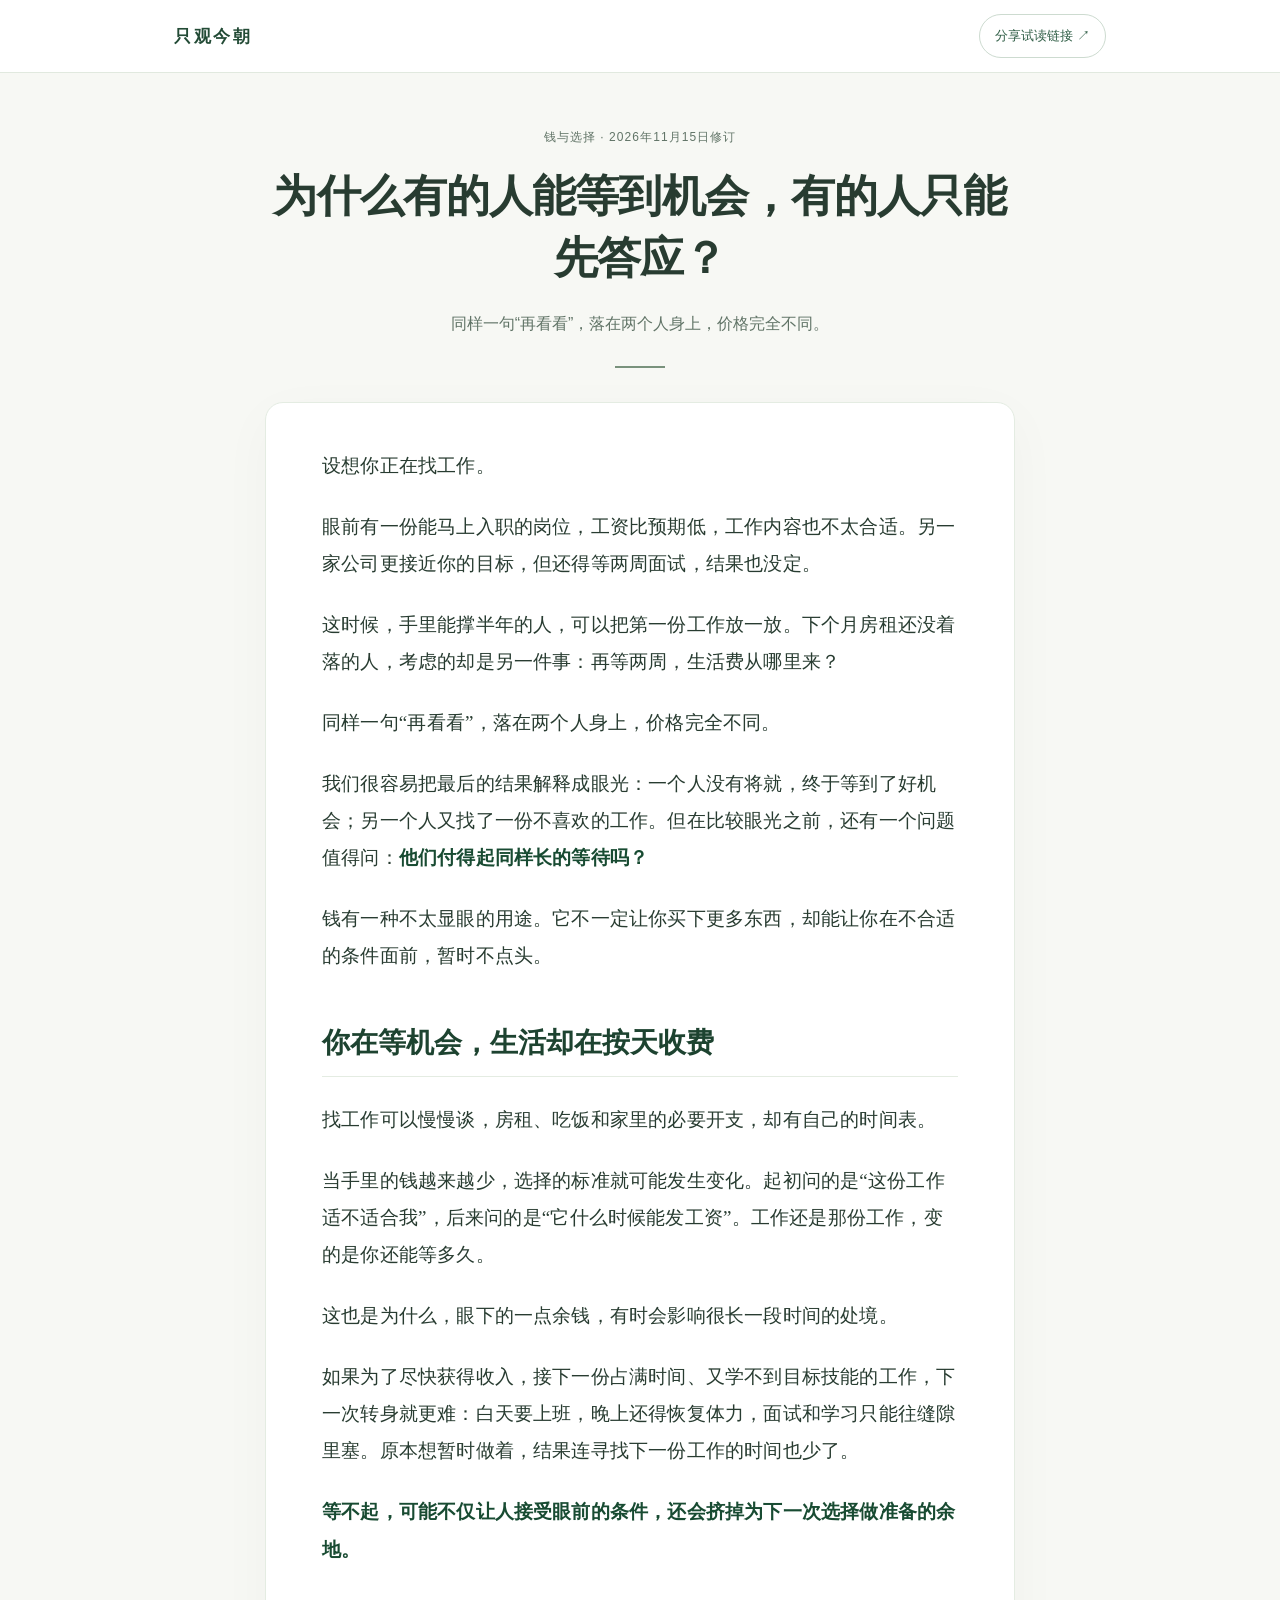
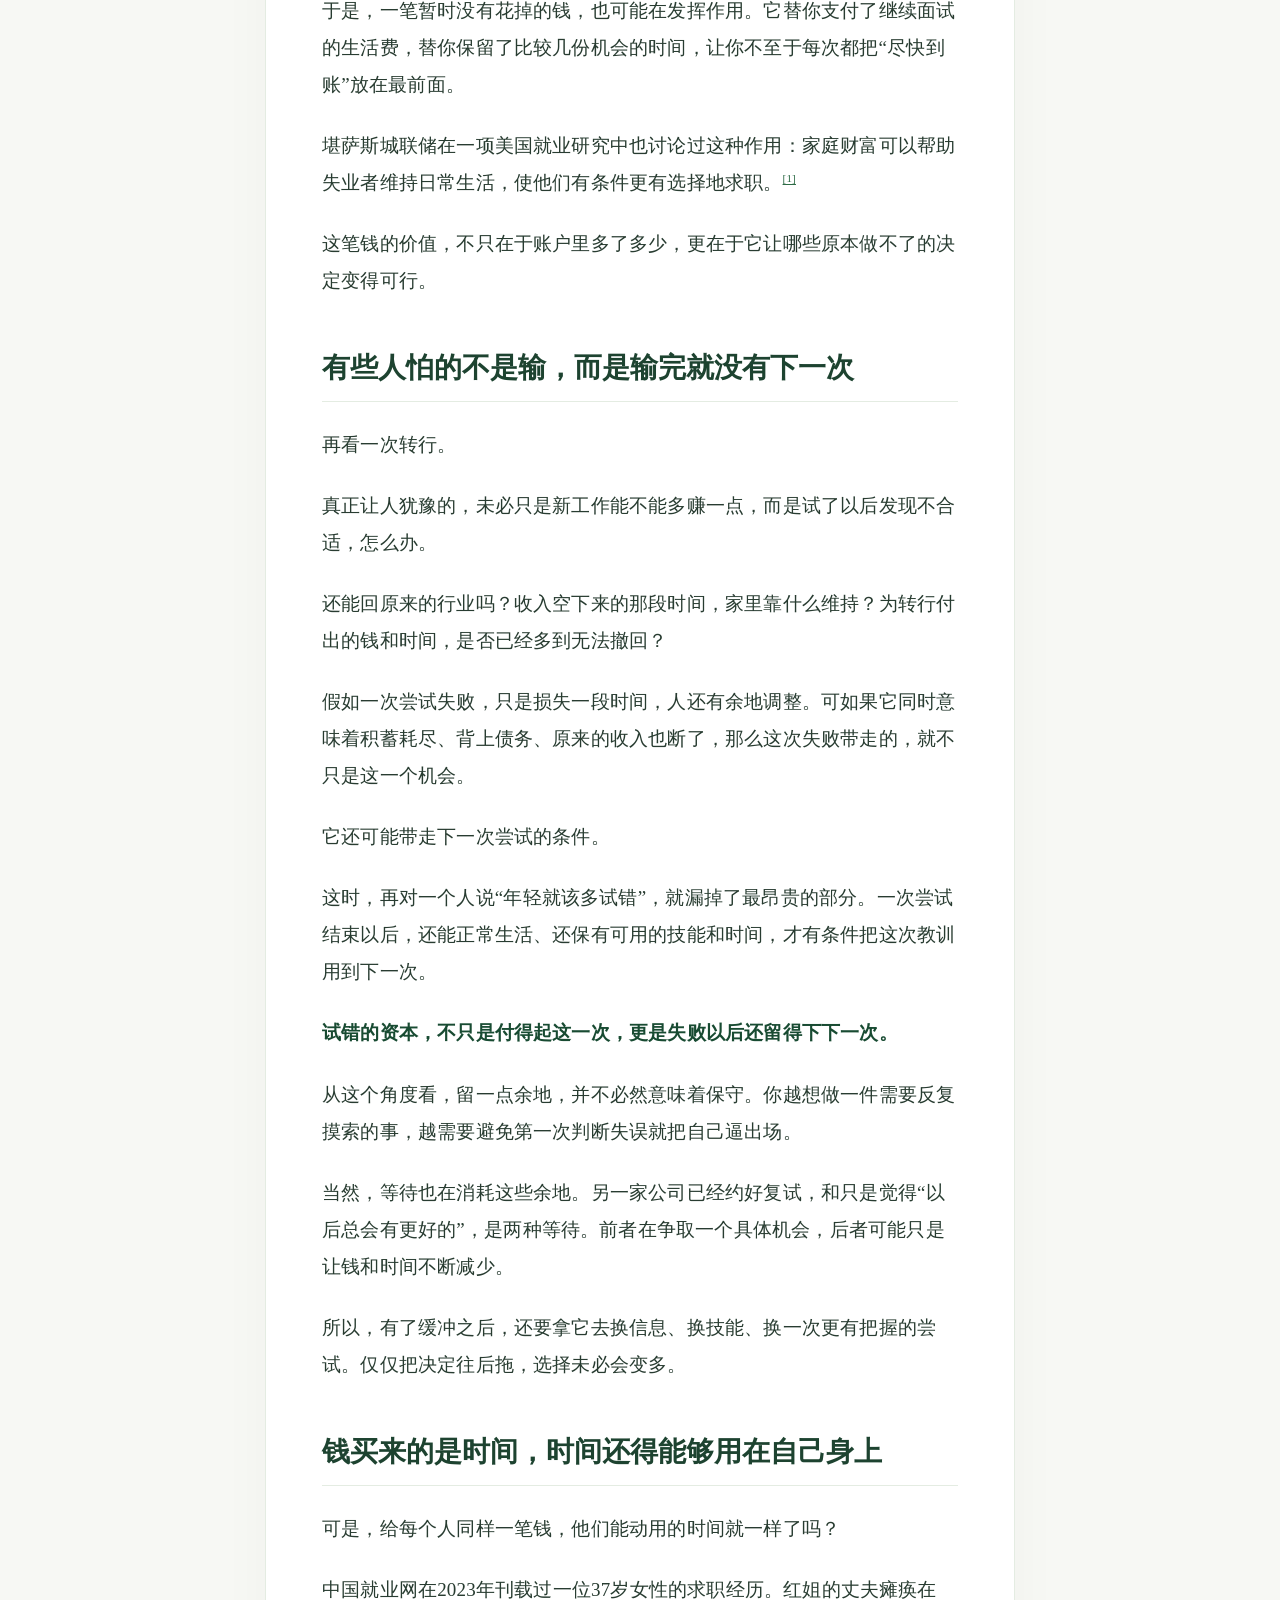
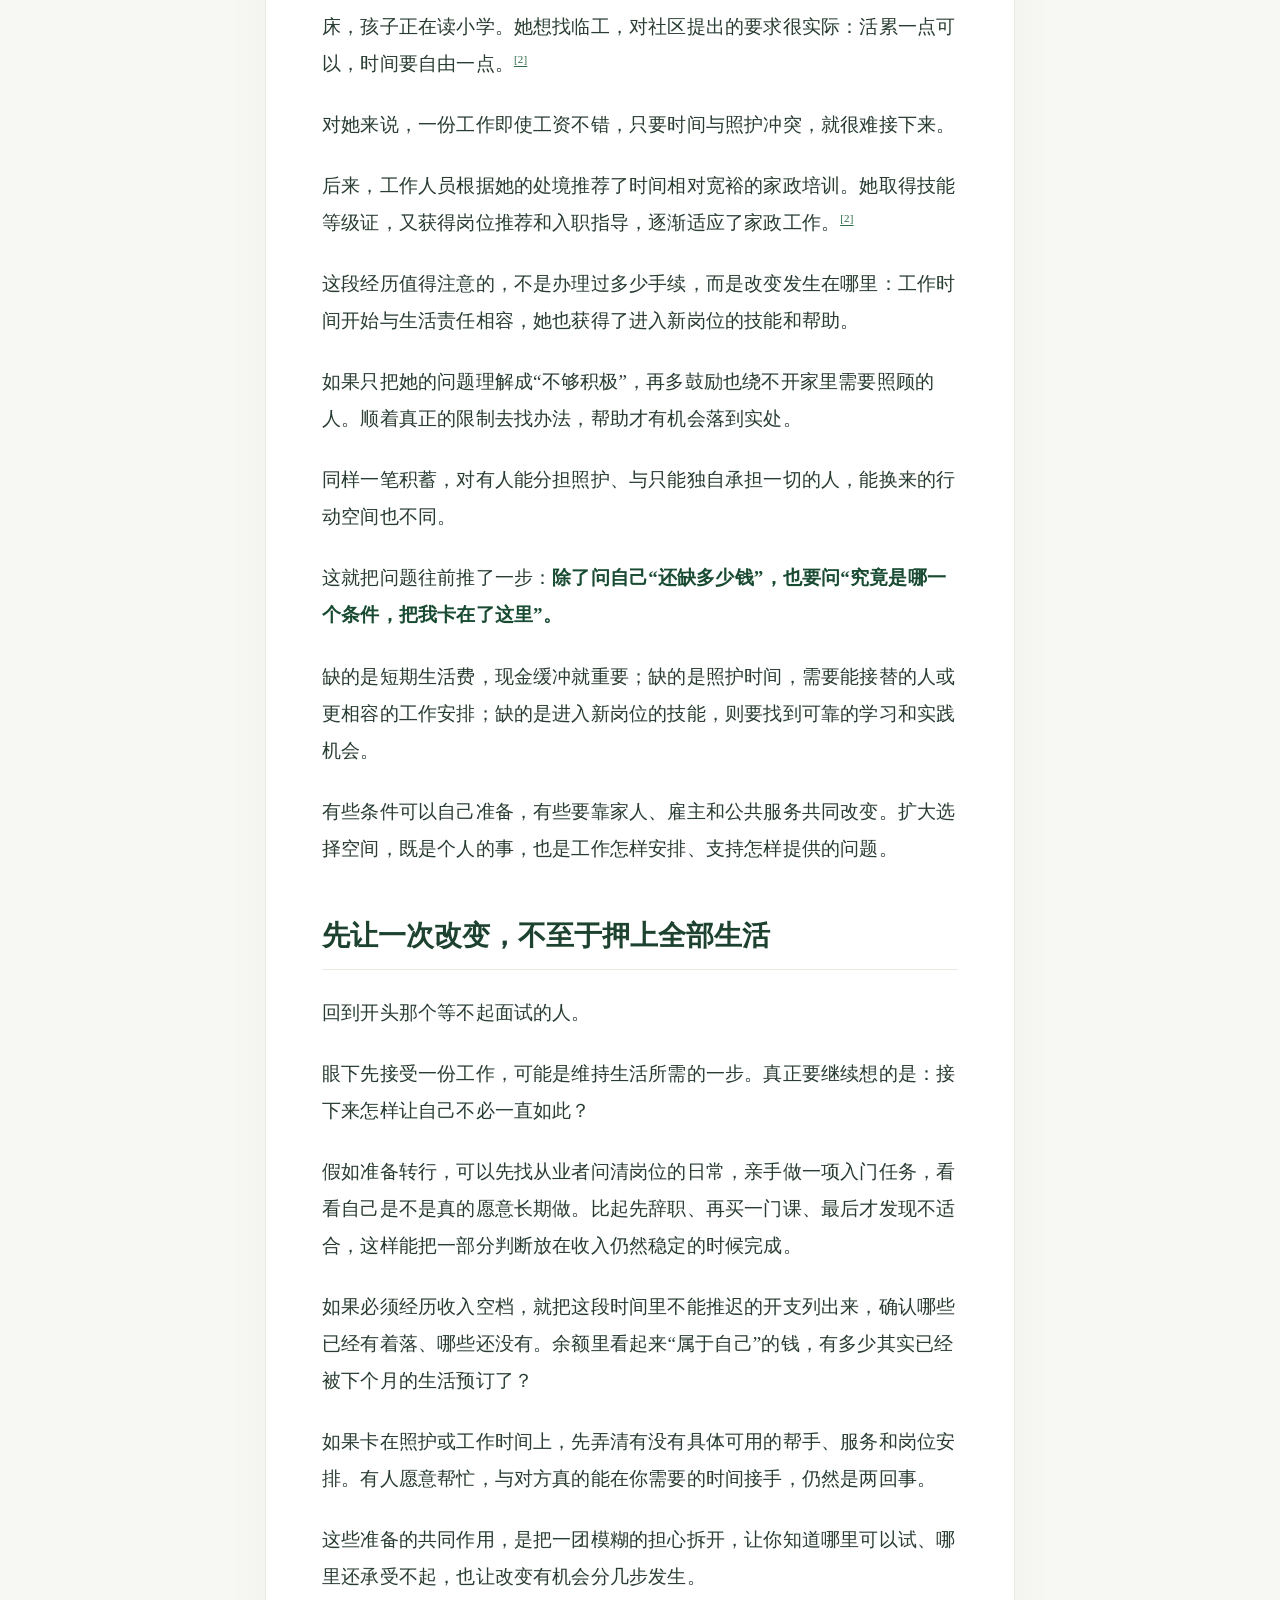
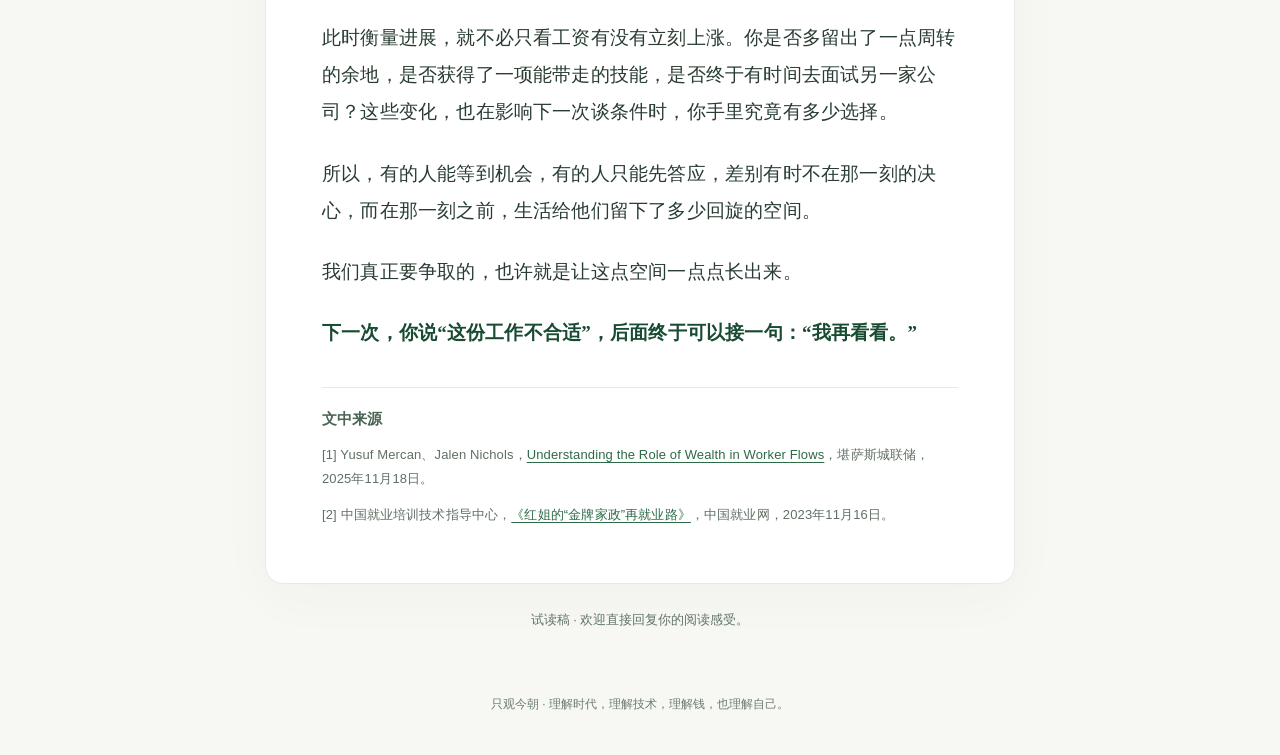
<file: zhiguanjinchao/zj-0003-review.html>
<!doctype html>
<html lang="zh-CN"><head><meta charset="utf-8"><meta name="viewport" content="width=device-width,initial-scale=1"><meta name="robots" content="noindex,nofollow"><meta name="description" content="同样一句“再看看”，落在不同的人身上，价格完全不同。只观今朝：钱、等待与选择权。"><meta name="theme-color" content="#f7f8f4"><title>为什么有的人能等到机会，有的人只能先答应？｜只观今朝</title><style>:root{color-scheme:light;--paper:#f7f8f4;--ink:#283c31;--green:#315f47;--muted:#617467;font-family:-apple-system,BlinkMacSystemFont,"PingFang SC","Microsoft YaHei",sans-serif}*{box-sizing:border-box}html{scroll-behavior:smooth}body{margin:0;background:var(--paper);color:var(--ink);-webkit-font-smoothing:antialiased}header{border-bottom:1px solid #e1e9df;background:rgba(255,255,255,.96)}.header-inner{max-width:980px;margin:auto;padding:14px 24px;display:flex;justify-content:space-between;align-items:center;gap:12px}.logo{color:#234b36;text-decoration:none;font-weight:800;letter-spacing:.15em;font-size:17px}.btn{display:inline-flex;align-items:center;justify-content:center;min-height:44px;padding:10px 15px;border:1px solid #cddbd0;border-radius:30px;background:white;color:#315f47;font:inherit;font-size:13px;text-decoration:none;cursor:pointer}.hero{max-width:790px;margin:auto;padding:54px 28px 34px;text-align:center}.eyebrow{font-size:12px;letter-spacing:.09em;color:var(--muted)}h1{font-family:"Songti SC","Noto Serif CJK SC",serif;font-size:44px;line-height:1.4;letter-spacing:-.02em;margin:20px 0}.dek{font-size:16px;line-height:1.9;color:var(--muted);margin:0 auto;max-width:560px}.rule{width:50px;height:2px;background:#79927c;margin:26px auto 0}.wrap{max-width:790px;margin:auto;padding:0 20px 60px}.article{background:#fff;border:1px solid #e4ece2;border-radius:18px;padding:44px 56px;box-shadow:0 14px 54px #26433308;min-width:0}.article p{font-family:"Songti SC","Noto Serif CJK SC","STSong",serif;font-size:19px;line-height:1.95;letter-spacing:.01em;margin:0 0 24px;overflow-wrap:break-word}.article strong{color:#184b32;font-weight:750}.article h2{scroll-margin-top:24px;font-family:"Songti SC","Noto Serif CJK SC",serif;font-size:28px;line-height:1.5;margin:48px 0 24px;padding-bottom:12px;border-bottom:1px solid #e4ece2;color:#1d4330}.article sup{font-size:11px;line-height:0}.article a{color:#2d6b46;text-underline-offset:3px;overflow-wrap:anywhere}.sources{margin-top:36px;border-top:1px solid #e4ece2;padding-top:22px}.sources h3{font-size:15px;color:#4b6655;margin:0 0 14px}.sources p{font-family:inherit;font-size:13px;line-height:1.85;margin-bottom:12px;color:#607064}.reader-note{font-size:13px;line-height:1.9;color:#617467;margin:24px 0 0;text-align:center}footer{padding:0 22px 40px;text-align:center;font-size:12px;line-height:1.9;color:#6d7c72}@media(max-width:600px){.header-inner{padding:10px 18px}.logo{font-size:15px}.hero{padding:35px 24px 26px}h1{font-size:clamp(28px,7.6vw,35px);margin:18px 0}.dek{font-size:15px}.wrap{padding:0 12px 42px}.article{padding:28px 22px;border-radius:13px}.article p{font-size:17px;line-height:1.9;margin-bottom:22px}.article h2{font-size:23px;margin-top:40px}.sources p{font-size:13px;line-height:1.85}.btn{font-size:12px;padding:10px 12px}}@media(prefers-reduced-motion:reduce){html{scroll-behavior:auto}}</style></head>
<body data-source-blob="bb9da3f285f74124aa2b18d02d33e2b7c72299f3" data-review-state="READER_FIRST_REWRITE_SUBMITTED"><header><div class="header-inner"><a class="logo" href="./">只观今朝</a><button class="btn" type="button" id="share">分享试读链接 ↗</button></div></header><div class="hero"><span class="eyebrow">钱与选择 · 2026年11月15日修订</span><h1>为什么有的人能等到机会，有的人只能先答应？</h1><p class="dek">同样一句“再看看”，落在两个人身上，价格完全不同。</p><div class="rule"></div></div><main class="wrap"><div class="article"><article id="story">
<p>设想你正在找工作。</p>
<p>眼前有一份能马上入职的岗位，工资比预期低，工作内容也不太合适。另一家公司更接近你的目标，但还得等两周面试，结果也没定。</p>
<p>这时候，手里能撑半年的人，可以把第一份工作放一放。下个月房租还没着落的人，考虑的却是另一件事：再等两周，生活费从哪里来？</p>
<p>同样一句“再看看”，落在两个人身上，价格完全不同。</p>
<p>我们很容易把最后的结果解释成眼光：一个人没有将就，终于等到了好机会；另一个人又找了一份不喜欢的工作。但在比较眼光之前，还有一个问题值得问：<strong>他们付得起同样长的等待吗？</strong></p>
<p>钱有一种不太显眼的用途。它不一定让你买下更多东西，却能让你在不合适的条件面前，暂时不点头。</p>
<h2 id="section-1">你在等机会，生活却在按天收费</h2>
<p>找工作可以慢慢谈，房租、吃饭和家里的必要开支，却有自己的时间表。</p>
<p>当手里的钱越来越少，选择的标准就可能发生变化。起初问的是“这份工作适不适合我”，后来问的是“它什么时候能发工资”。工作还是那份工作，变的是你还能等多久。</p>
<p>这也是为什么，眼下的一点余钱，有时会影响很长一段时间的处境。</p>
<p>如果为了尽快获得收入，接下一份占满时间、又学不到目标技能的工作，下一次转身就更难：白天要上班，晚上还得恢复体力，面试和学习只能往缝隙里塞。原本想暂时做着，结果连寻找下一份工作的时间也少了。</p>
<p><strong>等不起，可能不仅让人接受眼前的条件，还会挤掉为下一次选择做准备的余地。</strong></p>
<p>于是，一笔暂时没有花掉的钱，也可能在发挥作用。它替你支付了继续面试的生活费，替你保留了比较几份机会的时间，让你不至于每次都把“尽快到账”放在最前面。</p>
<p>堪萨斯城联储在一项美国就业研究中也讨论过这种作用：家庭财富可以帮助失业者维持日常生活，使他们有条件更有选择地求职。<sup><a href="#source-1" aria-label="来源1">[1]</a></sup></p>
<p>这笔钱的价值，不只在于账户里多了多少，更在于它让哪些原本做不了的决定变得可行。</p>
<h2 id="section-2">有些人怕的不是输，而是输完就没有下一次</h2>
<p>再看一次转行。</p>
<p>真正让人犹豫的，未必只是新工作能不能多赚一点，而是试了以后发现不合适，怎么办。</p>
<p>还能回原来的行业吗？收入空下来的那段时间，家里靠什么维持？为转行付出的钱和时间，是否已经多到无法撤回？</p>
<p>假如一次尝试失败，只是损失一段时间，人还有余地调整。可如果它同时意味着积蓄耗尽、背上债务、原来的收入也断了，那么这次失败带走的，就不只是这一个机会。</p>
<p>它还可能带走下一次尝试的条件。</p>
<p>这时，再对一个人说“年轻就该多试错”，就漏掉了最昂贵的部分。一次尝试结束以后，还能正常生活、还保有可用的技能和时间，才有条件把这次教训用到下一次。</p>
<p><strong>试错的资本，不只是付得起这一次，更是失败以后还留得下下一次。</strong></p>
<p>从这个角度看，留一点余地，并不必然意味着保守。你越想做一件需要反复摸索的事，越需要避免第一次判断失误就把自己逼出场。</p>
<p>当然，等待也在消耗这些余地。另一家公司已经约好复试，和只是觉得“以后总会有更好的”，是两种等待。前者在争取一个具体机会，后者可能只是让钱和时间不断减少。</p>
<p>所以，有了缓冲之后，还要拿它去换信息、换技能、换一次更有把握的尝试。仅仅把决定往后拖，选择未必会变多。</p>
<h2 id="section-3">钱买来的是时间，时间还得能够用在自己身上</h2>
<p>可是，给每个人同样一笔钱，他们能动用的时间就一样了吗？</p>
<p>中国就业网在2023年刊载过一位37岁女性的求职经历。红姐的丈夫瘫痪在床，孩子正在读小学。她想找临工，对社区提出的要求很实际：活累一点可以，时间要自由一点。<sup><a href="#source-2" aria-label="来源2">[2]</a></sup></p>
<p>对她来说，一份工作即使工资不错，只要时间与照护冲突，就很难接下来。</p>
<p>后来，工作人员根据她的处境推荐了时间相对宽裕的家政培训。她取得技能等级证，又获得岗位推荐和入职指导，逐渐适应了家政工作。<sup><a href="#source-2" aria-label="来源2">[2]</a></sup></p>
<p>这段经历值得注意的，不是办理过多少手续，而是改变发生在哪里：工作时间开始与生活责任相容，她也获得了进入新岗位的技能和帮助。</p>
<p>如果只把她的问题理解成“不够积极”，再多鼓励也绕不开家里需要照顾的人。顺着真正的限制去找办法，帮助才有机会落到实处。</p>
<p>同样一笔积蓄，对有人能分担照护、与只能独自承担一切的人，能换来的行动空间也不同。</p>
<p>这就把问题往前推了一步：<strong>除了问自己“还缺多少钱”，也要问“究竟是哪一个条件，把我卡在了这里”。</strong></p>
<p>缺的是短期生活费，现金缓冲就重要；缺的是照护时间，需要能接替的人或更相容的工作安排；缺的是进入新岗位的技能，则要找到可靠的学习和实践机会。</p>
<p>有些条件可以自己准备，有些要靠家人、雇主和公共服务共同改变。扩大选择空间，既是个人的事，也是工作怎样安排、支持怎样提供的问题。</p>
<h2 id="section-4">先让一次改变，不至于押上全部生活</h2>
<p>回到开头那个等不起面试的人。</p>
<p>眼下先接受一份工作，可能是维持生活所需的一步。真正要继续想的是：接下来怎样让自己不必一直如此？</p>
<p>假如准备转行，可以先找从业者问清岗位的日常，亲手做一项入门任务，看看自己是不是真的愿意长期做。比起先辞职、再买一门课、最后才发现不适合，这样能把一部分判断放在收入仍然稳定的时候完成。</p>
<p>如果必须经历收入空档，就把这段时间里不能推迟的开支列出来，确认哪些已经有着落、哪些还没有。余额里看起来“属于自己”的钱，有多少其实已经被下个月的生活预订了？</p>
<p>如果卡在照护或工作时间上，先弄清有没有具体可用的帮手、服务和岗位安排。有人愿意帮忙，与对方真的能在你需要的时间接手，仍然是两回事。</p>
<p>这些准备的共同作用，是把一团模糊的担心拆开，让你知道哪里可以试、哪里还承受不起，也让改变有机会分几步发生。</p>
<p>此时衡量进展，就不必只看工资有没有立刻上涨。你是否多留出了一点周转的余地，是否获得了一项能带走的技能，是否终于有时间去面试另一家公司？这些变化，也在影响下一次谈条件时，你手里究竟有多少选择。</p>
<p>所以，有的人能等到机会，有的人只能先答应，差别有时不在那一刻的决心，而在那一刻之前，生活给他们留下了多少回旋的空间。</p>
<p>我们真正要争取的，也许就是让这点空间一点点长出来。</p>
<p><strong>下一次，你说“这份工作不合适”，后面终于可以接一句：“我再看看。”</strong></p>
</article><section class="sources" aria-label="文中来源"><h3>文中来源</h3><p id="source-1">[1] Yusuf Mercan、Jalen Nichols，<a href="https://www.kansascityfed.org/research/economic-review/understanding-the-role-of-wealth-in-worker-flows/" target="_blank" rel="noopener noreferrer">Understanding the Role of Wealth in Worker Flows</a>，堪萨斯城联储，2025年11月18日。</p><p id="source-2">[2] 中国就业培训技术指导中心，<a href="https://chinajob.mohrss.gov.cn/h5/c/2023-11-16/390961.shtml" target="_blank" rel="noopener noreferrer">《红姐的“金牌家政”再就业路》</a>，中国就业网，2023年11月16日。</p></section></div><p class="reader-note">试读稿 · 欢迎直接回复你的阅读感受。</p></main><footer>只观今朝 · 理解时代，理解技术，理解钱，也理解自己。</footer><script>document.getElementById('share').addEventListener('click',function(){var u=location.href;if(navigator.share){navigator.share({title:document.title,url:u}).catch(function(){});}else if(navigator.clipboard){navigator.clipboard.writeText(u).then(function(){document.getElementById('share').textContent='链接已复制';}).catch(function(){window.prompt('复制试读链接',u);});}else{window.prompt('复制试读链接',u);}});</script></body></html>
</file>
<file: assets/stellar-site.css>
@charset "UTF-8";
:root{
  color-scheme:dark;
  --night:#030b15;--abyss:#071425;--mid:#0b2137;--panel:#0d263e;
  --white:#f2f8ff;--ice:#b9d3e9;--mist:#8aa9c1;--soft:#5d7b94;
  --cyan:#91dfff;--light:#e0f5ff;--signal:#64bded;--amber:#e2c997;
  --stroke:rgba(135,185,217,.19);--stroke-strong:rgba(157,212,244,.39);
  --content:1232px;
  --sans:"Avenir Next","Noto Sans SC","Source Han Sans SC","PingFang SC","Microsoft YaHei",system-ui,sans-serif;
  --display:"Noto Serif SC","Source Han Serif SC","Songti SC",Georgia,serif
}
*,*::before,*::after{box-sizing:border-box}
html{scroll-behavior:smooth;scroll-padding-top:90px}
body{margin:0;min-width:0;background:var(--night);color:var(--white);font-family:var(--sans);font-size:15px;line-height:1.85;-webkit-font-smoothing:antialiased;text-rendering:optimizeLegibility}
body::after{content:"";position:fixed;inset:0;z-index:99;pointer-events:none;opacity:.06;background-image:url("data:image/svg+xml,%3Csvg viewBox='0 0 180 180' xmlns='http://www.w3.org/2000/svg'%3E%3Cfilter id='n'%3E%3CfeTurbulence type='fractalNoise' baseFrequency='.75' numOctaves='3' stitchTiles='stitch'/%3E%3C/filter%3E%3Crect width='180' height='180' filter='url(%23n)' opacity='.24'/%3E%3C/svg%3E")}
a{color:inherit;text-decoration:none}a:hover{color:var(--cyan)}
a:focus-visible,button:focus-visible{outline:2px solid var(--cyan);outline-offset:4px}
button{font:inherit}img,svg{max-width:100%}img{display:block}
::selection{background:#72c4eb;color:#071525}
.container{width:min(var(--content),calc(100% - 88px));margin:0 auto}
.visually-hidden{position:absolute;width:1px;height:1px;padding:0;margin:-1px;overflow:hidden;clip:rect(0,0,0,0);white-space:nowrap;border:0}
.skip{position:absolute;top:-80px;left:20px;z-index:500;background:var(--cyan);color:#04101b;padding:9px 18px}.skip:focus{top:15px}
.mono,.eyebrow,.micro,.status-label{font-family:Consolas,"Cascadia Mono",ui-monospace,monospace}
.micro{font-size:11px;letter-spacing:.1em;color:var(--mist)}
.eyebrow{font-size:12px;letter-spacing:.14em;color:var(--cyan)}
.top-progress{position:fixed;z-index:100;top:0;left:0;height:2px;width:100%;background:linear-gradient(90deg,#68bbef,#c5edff);transform:scaleX(0);transform-origin:left;pointer-events:none}
.nav-shell{position:sticky;top:0;z-index:80;background:rgba(4,12,23,.88);border-bottom:1px solid rgba(124,167,197,.15);backdrop-filter:blur(20px);-webkit-backdrop-filter:blur(20px)}
.nav-bar{min-height:80px;display:flex;justify-content:space-between;align-items:center;gap:24px}
.site-identity{display:flex;align-items:center;gap:14px;min-width:0}
.identity-symbol{height:43px;width:43px;border:1px solid rgba(159,216,249,.58);display:grid;place-items:center;flex-shrink:0;color:#e2f7ff;font-weight:700;letter-spacing:-.085em;font-family:Georgia,serif;font-size:19px;position:relative}
.identity-symbol::after{content:"";height:7px;width:7px;border-radius:50%;background:var(--cyan);position:absolute;right:-4px;top:-4px;box-shadow:0 0 15px rgba(99,208,255,.9)}
.identity-copy{display:flex;flex-direction:column;line-height:1.45;min-width:0}
.identity-copy strong{font-size:14px;letter-spacing:.035em}
.identity-copy span{color:var(--soft);font-size:10px;letter-spacing:.075em}
.nav-right{display:flex;align-items:center;gap:32px}
.nav-list{display:flex;align-items:center;gap:30px}
.nav-list a{font-size:12px;font-weight:600;color:#b4c8d8;white-space:nowrap;transition:color .2s}
.nav-list a:hover,.nav-list a[aria-current="location"]{color:var(--white)}
.language-switch{display:inline-flex;border:1px solid var(--stroke-strong);padding:2px}
.language-switch a{font-size:11px;font-family:Consolas,monospace;padding:6px 10px;color:var(--mist);line-height:1.4}
.language-switch a[aria-current="page"]{background:var(--light);color:#071b2a;font-weight:800}
.mobile-nav{display:none}
.nav-contact{border:1px solid rgba(164,208,241,.47);font-size:12px;font-weight:700;padding:8px 16px;white-space:nowrap}
.nav-contact:hover{background:#d1efff;color:#081628}
.hero{position:relative;overflow:hidden;isolation:isolate;min-height:min(880px,calc(100svh - 80px));background:radial-gradient(circle at 72% 50%,#112d4d 0,#071728 38%,#040c18 75%);border-bottom:1px solid var(--stroke);display:flex;align-items:center}
.hero::before{content:"";position:absolute;inset:0;z-index:-1;background-image:linear-gradient(rgba(124,183,214,.035) 1px,transparent 1px),linear-gradient(90deg,rgba(124,183,214,.035) 1px,transparent 1px);background-size:74px 74px;mask-image:linear-gradient(90deg,transparent,#000 50%,transparent)}
.hero-inner{position:relative;min-height:700px;display:flex;align-items:center;justify-content:space-between;padding:90px 0 115px}
.hero-copy{position:relative;z-index:2;width:57%;padding-top:28px}
.hero-class{display:flex;align-items:center;gap:14px;font-size:11px;color:#b7d3e9;letter-spacing:.13em;margin-bottom:32px}
.hero-class i{display:inline-block;height:7px;width:7px;border-radius:50%;background:#a7e8ff;box-shadow:0 0 0 5px rgba(96,181,228,.1),0 0 26px #4ba6da;flex:none}
.hero h1{font-family:var(--display);font-size:clamp(4rem,7.25vw,7.35rem);font-weight:750;line-height:1.22;letter-spacing:-.065em;margin:0 0 33px;text-wrap:balance}
.hero h1 .single{white-space:nowrap}
.hero h1 .softline{color:var(--cyan)}
.hero h1.en{font-family:Georgia,"Times New Roman",serif;letter-spacing:-.075em;font-size:clamp(4.45rem,8.2vw,8.7rem);line-height:1.03}
.hero h1.en .softline{font-style:italic;font-weight:400}
.hero-lead{max-width:575px;color:#bad0e0;font-size:16px;line-height:2.1;margin:0}
.hero-lead strong{color:#f3faff;font-weight:650}
.hero-buttons{display:flex;gap:12px;flex-wrap:wrap;margin-top:36px}
.button{min-height:50px;display:inline-flex;justify-content:center;align-items:center;gap:22px;padding:10px 22px;border:1px solid var(--stroke-strong);font-size:13px;font-weight:750;transition:background .18s,border-color .18s,color .18s,transform .18s}
.button svg{width:15px;height:15px}
.button-main{background:#b7e8ff;color:#081827;border-color:#b7e8ff}
.button-main:hover{background:white;color:#081827;transform:translateY(-2px)}
.button-ghost{color:#ecf6ff;background:rgba(14,38,60,.35)}
.button-ghost:hover{background:rgba(66,134,175,.22);border-color:#b5e7ff;color:white}
.hero-visual{position:absolute;z-index:1;right:calc((var(--content) - 100vw)/2 - 60px);top:-54px;height:calc(100% + 108px);width:min(950px,69vw);display:flex;align-items:center;justify-content:center;pointer-events:none}
.hero-visual img{height:auto;width:100%;max-width:none;filter:drop-shadow(0 0 75px rgba(41,126,208,.18));opacity:.92;animation:orbit-appear 1.5s cubic-bezier(.21,.67,.12,1) both}
.hero-visual::after{content:"";position:absolute;inset:0;background:linear-gradient(90deg,#05101f 0%,rgba(5,16,31,.03) 35%,transparent 70%)}
.hero-side-note{position:absolute;right:30px;bottom:125px;font-size:10px;letter-spacing:.12em;line-height:1.8;color:#9ec6df;text-align:right}
.hero-bottom{position:absolute;bottom:0;left:0;right:0;border-top:1px solid var(--stroke);background:rgba(3,11,21,.54);z-index:3}
.hero-bottom-grid{display:grid;grid-template-columns:1fr 1fr 1fr auto;gap:25px;min-height:86px;align-items:center}
.hero-bottom-grid .data-point{display:flex;flex-direction:column;gap:4px}
.hero-bottom-grid .data-point small{color:var(--soft);font-size:10px;letter-spacing:.09em}
.hero-bottom-grid .data-point strong{font-size:12px;font-weight:650;color:#d4e7f5}
.scroll-indicator{display:flex;align-items:center;gap:11px;font-size:11px;color:#83a4bb}
.scroll-indicator::before{content:"";width:1px;height:25px;background:#97cce7}
@keyframes orbit-appear{from{opacity:0;transform:scale(.92) translate(25px,20px)}to{opacity:.92;transform:scale(1) translate(0)}}
.section{padding:112px 0}
.section-intro{display:grid;grid-template-columns:.35fr .65fr;gap:65px;align-items:start;margin-bottom:58px}
.section-intro .section-kicker{padding-top:11px}
.section-intro h2{font-family:var(--display);font-size:clamp(2.6rem,4.8vw,4.8rem);line-height:1.34;letter-spacing:-.065em;font-weight:690;margin:0 0 18px;text-wrap:balance}
.section-intro h2.en{font-family:Georgia,serif;line-height:1.15;font-size:clamp(3.5rem,5.4vw,5.5rem)}
.section-intro p{font-size:15px;max-width:675px;color:var(--mist);line-height:2.02;margin:0}
.essay-section{background:linear-gradient(180deg,#06111f,#071b2e 72%,#06111f)}
.statement{max-width:1020px;margin:0 auto;font-size:clamp(1.8rem,3.3vw,3.2rem);font-weight:600;line-height:1.72;letter-spacing:-.04em;font-family:var(--display)}
.statement.en{font-family:Georgia,serif;font-weight:400;line-height:1.55;font-size:clamp(2.2rem,4vw,4.2rem)}
.statement mark{color:var(--cyan);background:none}
.statement-sub{color:#a8c0d3;font-size:14px;line-height:2;max-width:920px;margin:35px 0 0}
.mission-markers{margin-top:62px;display:grid;grid-template-columns:repeat(3,1fr);gap:0;border-top:1px solid var(--stroke);border-bottom:1px solid var(--stroke)}
.mission-marker{padding:26px 30px 30px;min-width:0}
.mission-marker:first-child{padding-left:0}
.mission-marker+.mission-marker{border-left:1px solid var(--stroke)}
.mission-marker .index{font-size:11px;color:var(--amber)}
.mission-marker h3{font-size:17px;margin:14px 0 6px}
.mission-marker p{color:var(--mist);font-size:13px;line-height:1.95;margin:0}
.work-section{background:#06111e}
.work-lead{max-width:830px;font-size:14px;color:var(--mist);margin:-21px 0 45px;line-height:1.9}
.exhibit{position:relative;display:grid;grid-template-columns:.95fr 1.05fr;min-height:448px;border:1px solid var(--stroke);margin-bottom:22px;background:linear-gradient(135deg,#0e2b46,#091a2c 65%,#061522);overflow:hidden}
.exhibit.is-reversed{grid-template-columns:1.05fr .95fr}
.exhibit.is-reversed .exhibit-art{order:2;border-right:0;border-left:1px solid var(--stroke)}
.exhibit.is-reversed .exhibit-info{order:1}
.exhibit-art{position:relative;display:grid;place-items:center;background:#0a243c;border-right:1px solid var(--stroke);min-height:340px}
.exhibit-art img{width:100%;height:100%;object-fit:cover;max-height:510px}
.exhibit-art::after{content:"";position:absolute;inset:0;background:linear-gradient(180deg,transparent 80%,rgba(4,17,31,.5));pointer-events:none}
.art-number{position:absolute;z-index:2;bottom:18px;left:24px;font-size:10px;color:#b9d5ec;letter-spacing:.1em}
.exhibit-info{padding:45px clamp(24px,4.2vw,70px);display:flex;flex-direction:column;align-items:flex-start;justify-content:center}
.exhibit-info .exhibit-kind{font-size:11px;color:var(--cyan);letter-spacing:.1em}
.exhibit-info h3{font-size:clamp(2rem,3.3vw,3.5rem);line-height:1.2;letter-spacing:-.055em;font-weight:680;margin:14px 0 17px}
.exhibit-info p{color:#aec7db;font-size:14px;line-height:2;margin:0 0 25px;max-width:490px}
.project-meta{display:flex;flex-wrap:wrap;gap:8px;margin-bottom:30px}
.project-meta span{font-size:11px;color:#b8d6e7;padding:4px 10px;border:1px solid rgba(142,190,220,.21)}
.state-line{font-size:12px;color:var(--amber);line-height:1.75;padding-left:14px;border-left:2px solid rgba(226,201,151,.53);margin-bottom:28px}
.project-actions{display:flex;gap:22px;flex-wrap:wrap}
.project-actions a,.text-link{font-size:13px;font-weight:730;border-bottom:1px solid rgba(166,220,249,.5);padding-bottom:5px;color:#c6eaff;transition:color .18s,border-color .18s}
.project-actions a:hover,.text-link:hover{color:#fff;border-color:#fff}
.project-grid-head{display:flex;justify-content:space-between;align-items:center;gap:18px;margin:88px 0 23px}
.project-grid-head h3{font-size:clamp(1.65rem,2.4vw,2.35rem);font-weight:650;letter-spacing:-.035em;margin:0}
.filters{display:flex;flex-wrap:wrap;gap:5px;border:1px solid var(--stroke);padding:4px}
.filters[hidden]{display:none}
.filter{border:0;background:none;color:var(--mist);font-size:12px;padding:6px 13px;cursor:pointer}
.filter[aria-pressed="true"]{background:#c3e9fa;color:#0a2133;font-weight:750}
.filter:hover:not([aria-pressed="true"]){color:#fff;background:rgba(135,190,223,.1)}
.projects-grid{display:grid;grid-template-columns:repeat(3,minmax(0,1fr));gap:14px}
.mini-project{background:linear-gradient(145deg,rgba(16,46,72,.68),rgba(6,22,38,.78));border:1px solid var(--stroke);min-width:0;padding:27px 26px 25px;display:flex;flex-direction:column;align-items:flex-start;min-height:267px;transition:border-color .25s,transform .25s}
.mini-project[hidden]{display:none}
.mini-project:hover{border-color:rgba(134,206,249,.55);transform:translateY(-3px)}
.mini-icon{height:45px;width:45px;display:grid;place-items:center;border:1px solid rgba(145,199,234,.34);color:var(--cyan);font-size:22px;font-weight:650;font-family:Georgia,serif}
.mini-kind{font-size:10px;letter-spacing:.1em;color:var(--soft);margin:20px 0 5px}
.mini-project h4{font-size:19px;letter-spacing:-.04em;line-height:1.32;margin:0 0 8px}
.mini-project p{color:var(--mist);font-size:12px;line-height:1.95;margin:0 0 17px}
.mini-project .mini-link{margin-top:auto;font-size:12px;font-weight:700;color:#b1e2ff}
.mini-project .mini-link:hover{color:white}
.case-note{font-size:12px;color:#7897ad;margin:23px 0 0}
.trajectory{background:linear-gradient(180deg,#071b2d,#071422 55%,#04101d)}
.pathline{display:grid;grid-template-columns:repeat(4,1fr);border-top:1px solid var(--stroke);border-bottom:1px solid var(--stroke)}
.path-step{padding:34px 29px 37px;position:relative}
.path-step:first-child{padding-left:0}
.path-step+.path-step{border-left:1px solid var(--stroke)}
.path-step::before{content:"";position:absolute;top:-5px;left:28px;width:9px;height:9px;border:1px solid var(--cyan);border-radius:50%;background:#071523}
.path-step:first-child::before{left:0}
.path-step .time{font-size:11px;color:var(--cyan)}
.path-step h3{margin:18px 0 9px;font-size:19px;line-height:1.4}
.path-step p{color:var(--mist);font-size:13px;line-height:1.92;margin:0}
.path-warning{margin-top:19px;font-size:12px;color:#90aabd}
.proof-section{background:#05101d}
.proof-list{border-top:1px solid var(--stroke)}
.proof-item{display:grid;grid-template-columns:95px 1fr 1.28fr 23px;gap:30px;align-items:center;padding:25px 12px 25px 0;border-bottom:1px solid var(--stroke);transition:background .2s}
.proof-item:hover{background:rgba(104,175,220,.05);color:#fff}
.proof-item .proof-id{font-size:11px;color:var(--cyan)}
.proof-item h3{font-size:17px;line-height:1.4;margin:0}
.proof-item p{color:var(--mist);font-size:12px;line-height:1.8;margin:0}
.proof-item .proof-arrow{color:var(--cyan)}
.proof-note{color:var(--soft);font-size:12px;margin-top:20px}
.about-section{background:radial-gradient(ellipse at 78% 20%,rgba(35,91,131,.15),transparent 50%),#061421}
.about-layout{display:grid;grid-template-columns:.95fr 1.05fr;gap:70px}
.about-lead h2{font-size:clamp(2.7rem,4.5vw,4.7rem);line-height:1.34;letter-spacing:-.055em;margin:14px 0 23px;font-family:var(--display)}
.about-lead h2.en{font-family:Georgia,serif;line-height:1.17}
.about-lead p{color:#adc4d6;line-height:2.05;font-size:14px;max-width:520px}
.about-quote{border-left:2px solid var(--cyan);padding-left:19px;margin-top:34px;color:#c9eaff;font-size:17px;line-height:1.7;font-family:var(--display)}
.about-list{border-top:1px solid var(--stroke)}
.about-item{display:grid;grid-template-columns:84px 1fr;gap:22px;padding:28px 0;border-bottom:1px solid var(--stroke)}
.about-item .when{font-size:12px;color:var(--cyan)}
.about-item h3{font-size:17px;margin:0 0 8px}
.about-item p{font-size:13px;color:var(--mist);line-height:1.9;margin:0}
.skills-strip{padding:31px 0;margin-top:65px;display:flex;gap:11px;flex-wrap:wrap;border-top:1px solid var(--stroke);border-bottom:1px solid var(--stroke)}
.skills-strip span{color:#b5d7e9;background:rgba(113,185,224,.065);padding:7px 13px;font-size:12px;border:1px solid rgba(144,199,225,.17)}
.contact-section{background:radial-gradient(ellipse at 16% 45%,rgba(36,106,156,.22),transparent 51%),#05111f;border-top:1px solid var(--stroke);padding:112px 0 72px}
.contact-layout{display:grid;grid-template-columns:1fr 440px;gap:90px;align-items:center}
.contact-layout>*{min-width:0}
.contact-lead h2{font-size:clamp(3.1rem,5.2vw,5.4rem);letter-spacing:-.055em;line-height:1.25;font-family:var(--display);margin:15px 0 27px}
.contact-lead h2.en{font-family:Georgia,serif;line-height:1.15}
.contact-lead p{color:#abc7d9;font-size:15px;max-width:560px;line-height:2;margin:0 0 25px}
.contact-actions{display:flex;flex-wrap:wrap;gap:12px}
.contact-wechat{border:1px solid var(--stroke-strong);background:linear-gradient(145deg,rgba(17,51,77,.65),rgba(4,19,34,.85));padding:30px}
.wechat-row{display:flex;align-items:center;justify-content:space-between;gap:12px;margin-bottom:22px}
.wechat-row h3{margin:0;font-size:18px}
.wechat-row .micro{color:#a0c2d9}
.qr-block{display:grid;grid-template-columns:176px 1fr;gap:20px;align-items:center}
.qr-click{background:white;display:block;padding:8px;width:176px;line-height:0}
.qr-click img{display:block;width:160px;height:160px}
.qr-description p{font-size:12px;color:#abc6d9;line-height:1.87;margin:0 0 16px}
.qr-description a{font-size:12px;font-weight:700;color:var(--cyan);text-decoration:underline;text-underline-offset:4px}
.social-soon{margin:23px 0 0;font-size:11px;color:#7396ae}
footer{background:#040d17;padding:28px 0 36px;border-top:1px solid var(--stroke)}
.footer-layout{display:flex;justify-content:space-between;align-items:flex-end;gap:30px}
.footer-identity{font-size:15px;font-weight:800}
.footer-identity span{display:block;font-weight:400;color:var(--soft);font-size:11px;margin-top:5px}
.footer-right{color:var(--soft);font-size:11px;text-align:right}
.footer-right a{color:#b6d6e9}
@media(max-width:1160px){
  .container{width:calc(100% - 60px)}
  .hero-visual{right:-195px;width:77vw}
  .hero-copy{width:60%}
  .nav-list{gap:20px}
  .contact-layout{grid-template-columns:1fr 410px;gap:50px}
  .qr-block{grid-template-columns:150px 1fr}
  .qr-click{width:150px}.qr-click img{width:134px;height:134px}
}
@media(max-width:950px){
  html{scroll-padding-top:136px}
  .mobile-nav{display:flex;justify-content:space-between;gap:8px;border-top:1px solid var(--stroke)}
  .mobile-nav a{display:flex;align-items:center;justify-content:center;min-height:44px;min-width:40px;font-size:12px;color:var(--ice)}
  .mobile-nav a:hover,.mobile-nav a[aria-current="location"]{color:var(--white);text-decoration:underline;text-underline-offset:6px}
  .language-switch a{display:grid;place-items:center;min-width:40px;min-height:44px}
  .nav-list{display:none}
  .hero{min-height:760px}
  .hero-inner{min-height:760px}
  .hero-visual{right:-265px;width:920px;opacity:.67}
  .hero-visual::after{background:linear-gradient(90deg,#04101e 5%,rgba(4,16,30,.18) 55%,transparent)}
  .hero-copy{width:80%}
  .hero h1{font-size:clamp(4.3rem,8vw,6rem)}
  .section{padding:92px 0}
  .section-intro{grid-template-columns:.26fr .74fr;gap:32px}
  .exhibit,.exhibit.is-reversed{grid-template-columns:1fr 1fr}
  .exhibit-info{padding:30px}
  .projects-grid{grid-template-columns:repeat(2,minmax(0,1fr))}
  .pathline{grid-template-columns:repeat(2,minmax(0,1fr))}
  .path-step:nth-child(3){border-left:0;border-top:1px solid var(--stroke);padding-left:0}
  .path-step:nth-child(4){border-top:1px solid var(--stroke)}
  .path-step:nth-child(3)::before{left:0}
  .about-layout{gap:35px}
  .contact-layout{grid-template-columns:1fr;gap:38px}
  .contact-wechat{max-width:560px}
  .qr-block{grid-template-columns:176px 1fr}
  .qr-click{width:176px}.qr-click img{width:160px;height:160px}
}
@media(max-width:700px){
  .container{width:calc(100% - 36px)}
  .nav-bar{min-height:69px}
  .identity-copy span{font-size:9px}
  .nav-right{gap:14px}
  .nav-contact{display:none}
  .hero{min-height:830px;align-items:flex-start}
  .hero-inner{min-height:830px;display:block;padding:60px 0 120px}
  .hero-copy{width:100%;padding-top:0}
  .hero-class{margin-bottom:26px;font-size:10px}
  .hero h1,.hero h1.en{font-size:clamp(3.55rem,10.5vw,5.8rem);line-height:1.19;letter-spacing:-.07em;max-width:630px}
  .hero h1.en{line-height:1.05}
  .hero-lead{font-size:14px;max-width:540px}
  .hero-visual{width:650px;right:-260px;top:280px;height:500px;opacity:.62}
  .hero-visual::after{background:linear-gradient(180deg,#04101e 0,rgba(4,16,30,.0) 47%,#04101e 95%)}
  .hero-side-note{display:none}
  .hero-buttons{margin-top:27px}
  .hero-bottom-grid{grid-template-columns:1fr 1fr;gap:10px;min-height:95px;padding:11px 0}
  .hero-bottom-grid .data-point:last-of-type,.scroll-indicator{display:none}
  .section{padding:73px 0}
  .section-intro{grid-template-columns:1fr;gap:8px;margin-bottom:31px}
  .section-intro h2{font-size:clamp(2.5rem,8.5vw,3.8rem)}
  .section-intro h2.en{font-size:clamp(3.1rem,9.5vw,4.2rem)}
  .section-intro p{font-size:13px}
  .statement{font-size:clamp(1.7rem,6.5vw,2.7rem)}
  .mission-markers{grid-template-columns:1fr;margin-top:40px}
  .mission-marker,.mission-marker:first-child{padding:22px 0}
  .mission-marker+.mission-marker{border-left:0;border-top:1px solid var(--stroke)}
  .exhibit,.exhibit.is-reversed{grid-template-columns:1fr}
  .exhibit-art,.exhibit.is-reversed .exhibit-art{order:0;border:0;border-bottom:1px solid var(--stroke);min-height:260px;max-height:350px}
  .exhibit-art img{height:320px}
  .exhibit-info,.exhibit.is-reversed .exhibit-info{order:1;padding:30px 23px 36px}
  .exhibit-info h3{font-size:clamp(2rem,7vw,3rem)}
  .exhibit-info p{font-size:13px}
  .project-grid-head{align-items:flex-start;flex-direction:column;margin-top:62px}
  .filters{max-width:100%}
  .projects-grid{grid-template-columns:1fr}
  .mini-project{min-height:0}
  .pathline{grid-template-columns:1fr}
  .path-step,.path-step:first-child,.path-step:nth-child(3),.path-step:nth-child(4){padding:24px 0;border-left:0;border-top:1px solid var(--stroke)}
  .path-step:first-child{border-top:0}
  .path-step::before,.path-step:nth-child(3)::before,.path-step:first-child::before{left:0}
  .proof-item{grid-template-columns:55px 1fr 24px;gap:14px;padding:21px 0}
  .proof-item p{grid-column:2;grid-row:2}
  .proof-item .proof-arrow{grid-column:3;grid-row:1}
  .proof-item h3{font-size:15px}
  .about-layout{grid-template-columns:1fr}
  .about-lead h2{font-size:clamp(2.6rem,8.1vw,4.1rem)}
  .skills-strip{margin-top:42px}
  .contact-section{padding:80px 0 55px}
  .contact-lead h2{font-size:clamp(2.9rem,8.7vw,4.7rem)}
  .contact-wechat{padding:25px 21px}
  .footer-layout{align-items:flex-start;flex-direction:column}
  .footer-right{text-align:left}
}
@media(max-width:420px){
  .identity-copy span{display:none}
  .nav-right{gap:12px}
  .hero{min-height:865px}
  .hero-inner{min-height:865px}
  .hero h1,.hero h1.en{font-size:clamp(3rem,11.5vw,4.1rem)}
  .hero h1.en{font-size:clamp(2.625rem,11.5vw,3rem)}
  .contact-lead h2.en{font-size:clamp(2.125rem,9.3vw,2.5rem);overflow-wrap:anywhere}
  .hero-visual{right:-290px;width:605px;top:335px}
  .hero-bottom-grid{grid-template-columns:1fr 1fr}
  .button{font-size:12px;padding:10px 15px;gap:9px}
  .filter{font-size:11px;padding:6px 9px}
  .qr-block{grid-template-columns:1fr}
  .qr-click{width:204px}.qr-click img{width:188px;height:188px}
}
@media(prefers-reduced-motion:reduce){
  html{scroll-behavior:auto}
  .hero-visual img{animation:none}
  *,*::before,*::after{transition:none!important;animation-duration:.01ms!important;animation-iteration-count:1!important}
}
</file>
